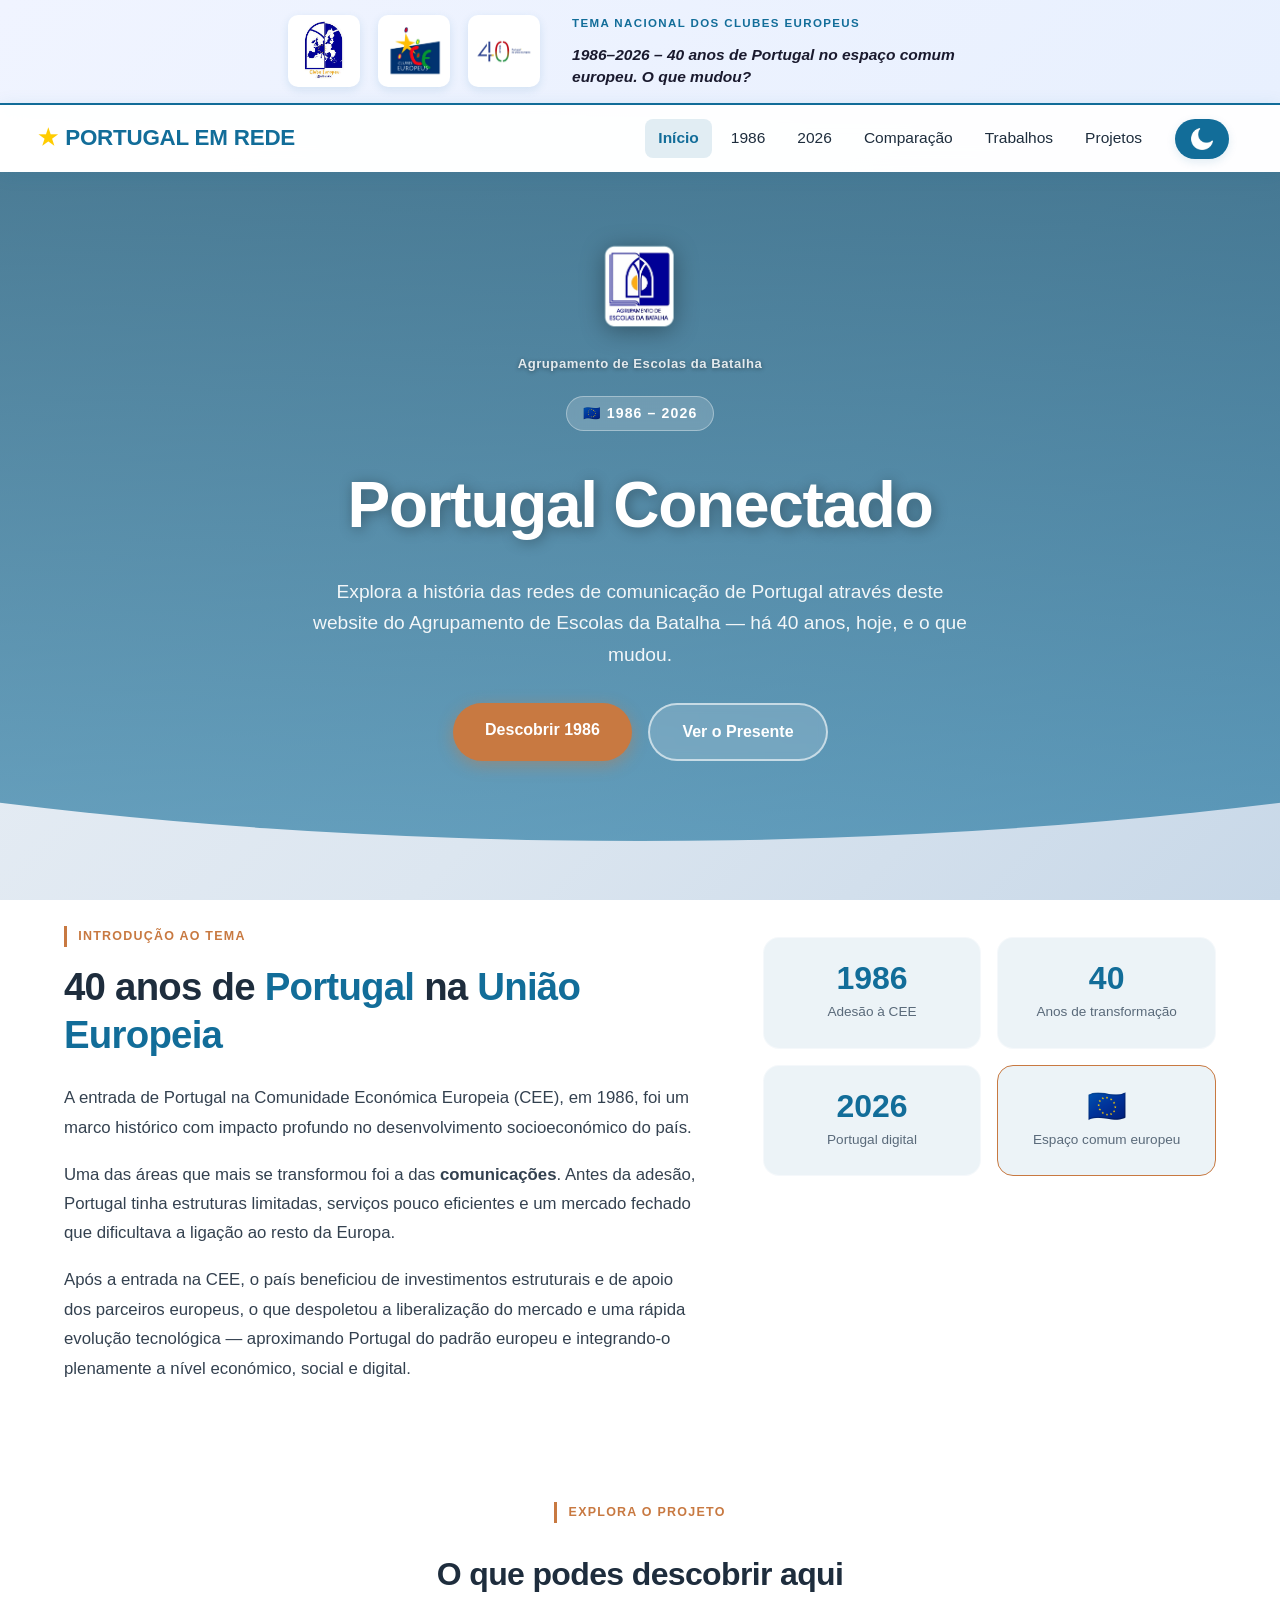
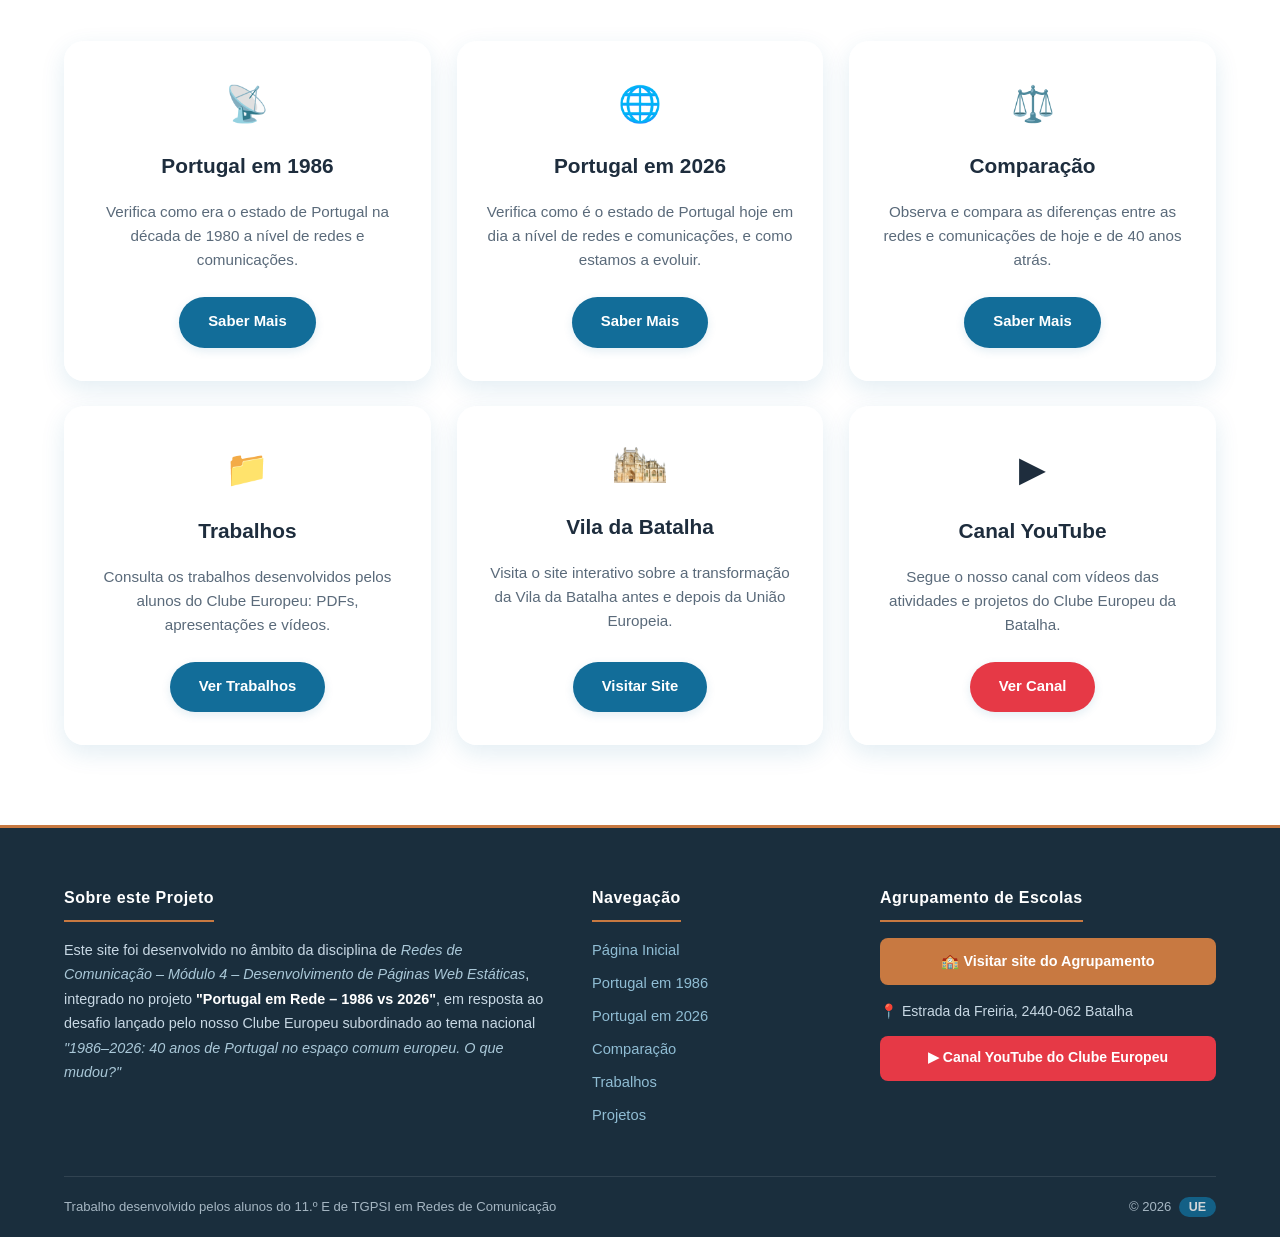
<file: index.html>
<!DOCTYPE html>
<html lang="pt-PT">
<head>
    <meta charset="UTF-8">
    <meta name="viewport" content="width=device-width, initial-scale=1.0">
    <title>Portugal em Rede | Agrupamento de Escolas da Batalha</title>
    <link rel="icon" type="image/x-icon" href="Imagens/most.ico">
    <link rel="stylesheet" href="style.css">
    <style>
        /* ── CLUBE BANNER NO TOPO ── */
        .clube-banner-topo {
            background: linear-gradient(135deg, #f0f4ff 0%, #e8f0fe 100%);
            border-bottom: 2px solid var(--primary-blue, #003399);
            padding: 14px 32px;
            display: flex;
            align-items: center;
            justify-content: center;
            gap: 32px;
            flex-wrap: wrap;
        }

        [data-theme="dark"] .clube-banner-topo {
            background: linear-gradient(135deg, #0d1b3e 0%, #0a1628 100%);
            border-bottom-color: #4a7fd4;
        }

        .clube-banner-topo .clube-logos {
            display: flex;
            align-items: center;
            gap: 18px;
        }

        /* tooltip wrapper */
        .clube-banner-topo .logo-tooltip-wrap {
            position: relative;
            display: inline-flex;
        }

        .clube-banner-topo .logo-tooltip-wrap img {
            width: 72px;
            height: 72px;
            object-fit: contain;
            border-radius: 10px;
            border: 2px solid transparent;
            transition: transform .25s, border-color .25s, box-shadow .25s;
            cursor: pointer;
            background: #fff;
            padding: 4px;
        }

        .clube-banner-topo .logo-tooltip-wrap:hover img {
            transform: translateY(-4px) scale(1.07);
            border-color: var(--primary-blue, #003399);
            box-shadow: 0 8px 20px rgba(0,51,153,.18);
        }

        /* tooltip global via JS – ver script no fim */
        #global-tooltip {
            position: fixed;
            z-index: 9999;
            background: #1a2a5e;
            color: #fff;
            font-size: .78rem;
            font-weight: 500;
            white-space: nowrap;
            padding: 6px 14px;
            border-radius: 6px;
            pointer-events: none;
            box-shadow: 0 4px 16px rgba(0,0,0,.28);
            opacity: 0;
            transition: opacity .18s ease;
        }
        #global-tooltip::before {
            content: '';
            position: absolute;
            bottom: 100%;
            left: 50%;
            transform: translateX(-50%);
            border: 6px solid transparent;
            border-bottom-color: #1a2a5e;
        }
        #global-tooltip.visible { opacity: 1; }

        .clube-banner-topo .clube-texto {
            display: flex;
            flex-direction: column;
            gap: 4px;
        }

        .clube-banner-topo .clube-tema-label {
            font-size: .72rem;
            font-weight: 700;
            letter-spacing: .12em;
            text-transform: uppercase;
            color: var(--primary-blue, #003399);
        }

        [data-theme="dark"] .clube-banner-topo .clube-tema-label {
            color: #7aa8e8;
        }

        .clube-banner-topo .clube-tema {
            font-size: .97rem;
            font-style: italic;
            color: #1a1a2e;
            margin: 0;
            max-width: 420px;
            line-height: 1.45;
        }

        [data-theme="dark"] .clube-banner-topo .clube-tema {
            color: #c8d8f0;
        }

        /* ── HERO COM ESCOLA ── */
        .hero-escola-wrap {
            display: flex;
            flex-direction: column;
            align-items: center;
            gap: 10px;
            margin-bottom: 20px;
        }

        .hero-escola-wrap a img {
            width: 90px;
            height: auto;
            filter: drop-shadow(0 4px 12px rgba(0,0,0,.35));
            transition: transform .25s, filter .25s;
        }

        .hero-escola-wrap a:hover img {
            transform: scale(1.08);
            filter: drop-shadow(0 6px 18px rgba(0,0,0,.5));
        }

        .hero-escola-nome {
            font-size: .82rem;
            font-weight: 600;
            color: rgba(255,255,255,.85);
            letter-spacing: .04em;
            text-align: center;
            text-shadow: 0 1px 4px rgba(0,0,0,.4);
        }

        /* ── CARD VILA DA BATALHA – ícone imagem ── */
        .card-icon-img {
            width: 52px;
            height: 52px;
            object-fit: contain;
            margin-bottom: 4px;
        }

        /* ── esconde o banner antigo (mantido no HTML original para nada quebrar) ── */
        .clube-banner {
            display: none !important;
        }
    </style>
</head>
<body>

<!-- ══════════════════════ TAREFA 1 · BANNER CLUBE EUROPEU NO TOPO ══════════════ -->
<div class="clube-banner-topo">
    <div class="clube-logos">
        <div class="logo-tooltip-wrap" data-tooltip="Logo Clube Europeu – Agrupamento de Escolas da Batalha">
            <img src="Imagens/logo_clube_europeu.jfif" alt="Logo Clube Europeu AEB">
        </div>
        <div class="logo-tooltip-wrap" data-tooltip="Rede Nacional de Clubes Europeus">
            <img src="Imagens/clubes europeus_nacional.png" alt="Rede Nacional de Clubes Europeus">
        </div>
        <div class="logo-tooltip-wrap" data-tooltip="40 anos de Portugal na União Europeia">
            <img src="Imagens/40 anos_portugal.jpg" alt="40 Anos de Portugal na UE">
        </div>
    </div>
    <div class="clube-texto">
        <span class="clube-tema-label">Tema Nacional dos Clubes Europeus</span>
        <p class="clube-tema">1986–2026 – 40 anos de Portugal no espaço comum europeu. O que mudou?</p>
    </div>
</div>

<!-- ═══════════════════════════════════════════════════════════ CABEÇALHO -->
<header>
    <a href="index.html" class="logo">
        <span style="color:var(--eu-yellow);">★</span>
        <span style="color:var(--primary-blue);">PORTUGAL EM REDE</span>
    </a>

    <nav>
        <a href="index.html"       class="buton_header active">Início</a>
        <a href="1986.html"        class="buton_header">1986</a>
        <a href="2026.html"        class="buton_header">2026</a>
        <a href="comparacao.html"  class="buton_header">Comparação</a>
        <a href="trabalhos.html"   class="buton_header">Trabalhos</a>
        <a href="projetos.html"    class="buton_header">Projetos</a>
    </nav>

    <button id="theme-toggle">
        <img id="theme-icon" src="Imagens/iconmoon.png" alt="tema">
    </button>
</header>

<!-- ═══════════════════════════════════════════════════════════ HERO -->
<section class="hero">
    <div class="hero-content">

        <!-- TAREFA 2 · Logo da escola dentro do hero, com link -->
        <div class="hero-escola-wrap">
            <a href="https://agbatalha.pt/portal/" target="_blank" rel="noopener noreferrer" title="Visitar o site do Agrupamento de Escolas da Batalha">
                <img src="Imagens/SimboloAEB.png" alt="Agrupamento de Escolas da Batalha">
            </a>
            <span class="hero-escola-nome">Agrupamento de Escolas da Batalha</span>
        </div>

        <div class="hero-badge">🇪🇺 1986 – 2026</div>
        <h1>Portugal Conectado</h1>
        <p>Explora a história das redes de comunicação de Portugal através deste website do Agrupamento de Escolas da Batalha — há 40 anos, hoje, e o que mudou.</p>
        <div class="hero-btns">
            <a href="1986.html" class="hero-btn hero-btn-primary">Descobrir 1986</a>
            <a href="2026.html" class="hero-btn hero-btn-outline">Ver o Presente</a>
        </div>
    </div>
</section>

<!-- Banner original mantido mas oculto via CSS para não perder referências -->
<section class="clube-banner" aria-hidden="true">
    <div class="clube-logos">
        <img src="Imagens/logo_clube_europeu.jfif"     alt="">
        <img src="Imagens/clubes europeus_nacional.png" alt="">
        <img src="Imagens/40 anos_portugal.jpg"         alt="">
    </div>
    <div class="clube-texto">
        <span class="clube-tema-label">Tema Nacional dos Clubes Europeus</span>
        <p class="clube-tema">1986–2026 – 40 anos de Portugal no espaço comum europeu. O que mudou?</p>
    </div>
</section>

<!-- ══════════════════════════════════════════════════════ INTRODUÇÃO -->
<section class="intro-section">
    <div class="intro-inner">
        <div class="intro-text-col">
            <span class="section-label">Introdução ao Tema</span>
            <h2>40 anos de <em>Portugal</em> na <em>União Europeia</em></h2>
            <p>A entrada de Portugal na Comunidade Económica Europeia (CEE), em 1986, foi um marco histórico com impacto profundo no desenvolvimento socioeconómico do país.</p>
            <p>Uma das áreas que mais se transformou foi a das <strong>comunicações</strong>. Antes da adesão, Portugal tinha estruturas limitadas, serviços pouco eficientes e um mercado fechado que dificultava a ligação ao resto da Europa.</p>
            <p>Após a entrada na CEE, o país beneficiou de investimentos estruturais e de apoio dos parceiros europeus, o que despoletou a liberalização do mercado e uma rápida evolução tecnológica — aproximando Portugal do padrão europeu e integrando-o plenamente a nível económico, social e digital.</p>
        </div>
        <div class="intro-stats-col">
            <div class="stat-card">
                <div class="stat-num">1986</div>
                <div class="stat-label">Adesão à CEE</div>
            </div>
            <div class="stat-card">
                <div class="stat-num">40</div>
                <div class="stat-label">Anos de transformação</div>
            </div>
            <div class="stat-card">
                <div class="stat-num">2026</div>
                <div class="stat-label">Portugal digital</div>
            </div>
            <div class="stat-card highlight-stat">
                <div class="stat-num">🇪🇺</div>
                <div class="stat-label">Espaço comum europeu</div>
            </div>
        </div>
    </div>
</section>

<!-- ══════════════════════════════════════════════════════════ CARDS -->
<section class="cards-section">
    <div class="cards-header">
        <span class="section-label">Explora o Projeto</span>
        <h2>O que podes descobrir aqui</h2>
    </div>
    <div class="container">
        <div class="card">
            <div class="card-icon">📡</div>
            <h3 class="nomes">Portugal em <strong>1986</strong></h3>
            <p>Verifica como era o estado de Portugal na década de 1980 a nível de redes e comunicações.</p>
            <a href="1986.html" class="btn">Saber Mais</a>
        </div>

        <div class="card">
            <div class="card-icon">🌐</div>
            <h3 class="nomes">Portugal em <strong>2026</strong></h3>
            <p>Verifica como é o estado de Portugal hoje em dia a nível de redes e comunicações, e como estamos a evoluir.</p>
            <a href="2026.html" class="btn">Saber Mais</a>
        </div>

        <div class="card">
            <div class="card-icon">⚖️</div>
            <h3 class="nomes">Comparação</h3>
            <p>Observa e compara as diferenças entre as redes e comunicações de hoje e de 40 anos atrás.</p>
            <a href="comparacao.html" class="btn">Saber Mais</a>
        </div>

        <div class="card">
            <div class="card-icon">📁</div>
            <h3 class="nomes">Trabalhos</h3>
            <p>Consulta os trabalhos desenvolvidos pelos alunos do Clube Europeu: PDFs, apresentações e vídeos.</p>
            <a href="trabalhos.html" class="btn">Ver Trabalhos</a>
        </div>

        <!-- TAREFA 3 · Ícone most.ico no card Vila da Batalha -->
        <div class="card">
            <div class="card-icon" style="font-size:0; line-height:0;">
                <img src="Imagens/most.ico" alt="Ícone Vila da Batalha" class="card-icon-img">
            </div>
            <h3 class="nomes">Vila da Batalha</h3>
            <p>Visita o site interativo sobre a transformação da Vila da Batalha antes e depois da União Europeia.</p>
            <a href="site-batalha/index.html" target="_blank" class="btn">Visitar Site</a>
        </div>

        <div class="card card-youtube">
            <div class="card-icon">▶</div>
            <h3 class="nomes">Canal YouTube</h3>
            <p>Segue o nosso canal com vídeos das atividades e projetos do Clube Europeu da Batalha.</p>
            <a href="https://youtube.com/@clubeeuropeuaebatalha?si=-59rmMdxGHo98Psa" target="_blank" rel="noopener noreferrer" class="btn btn-red">Ver Canal</a>
        </div>
    </div>
</section>

<!-- ════════════════════════════════════════ RODAPÉ -->
<footer class="footer-novo">
    <div class="footer-grid">

        <div class="footer-col">
            <h4>Sobre este Projeto</h4>
            <p>Este site foi desenvolvido no âmbito da disciplina de <em>Redes de Comunicação – Módulo 4 – Desenvolvimento de Páginas Web Estáticas</em>, integrado no projeto <strong>"Portugal em Rede – 1986 vs 2026"</strong>, em resposta ao desafio lançado pelo nosso Clube Europeu subordinado ao tema nacional <em>"1986–2026: 40 anos de Portugal no espaço comum europeu. O que mudou?"</em></p>
        </div>

        <div class="footer-col">
            <h4>Navegação</h4>
            <ul class="footer-links">
                <li><a href="index.html">Página Inicial</a></li>
                <li><a href="1986.html">Portugal em 1986</a></li>
                <li><a href="2026.html">Portugal em 2026</a></li>
                <li><a href="comparacao.html">Comparação</a></li>
                <li><a href="trabalhos.html">Trabalhos</a></li>
                <li><a href="projetos.html">Projetos</a></li>
            </ul>
        </div>

        <div class="footer-col">
            <h4>Agrupamento de Escolas</h4>
            <a href="https://agbatalha.pt/portal/" target="_blank" rel="noopener noreferrer" class="footer-btn-agrupamento">
                🏫 Visitar site do Agrupamento
            </a>
            <div class="footer-morada">
                <span>📍 Estrada da Freiria, 2440-062 Batalha</span>
            </div>
            <a href="https://youtube.com/@clubeeuropeuaebatalha?si=-59rmMdxGHo98Psa" target="_blank" rel="noopener noreferrer" class="footer-btn-youtube">
                ▶ Canal YouTube do Clube Europeu
            </a>
        </div>

    </div>

    <div class="footer-bottom">
        <span>Trabalho desenvolvido pelos alunos do 11.º E de TGPSI em Redes de Comunicação</span>
        <span>© 2026 &nbsp;<span class="footer-eu-badge">UE</span></span>
    </div>
</footer>

<!-- tooltip global: nunca cortado pela barra do browser -->
<div id="global-tooltip"></div>

<script>
// ── Tooltip global posicionado com position:fixed ──────────────────────
(function () {
    const tip = document.getElementById('global-tooltip');
    let hideTimer;

    document.querySelectorAll('[data-tooltip]').forEach(el => {
        el.addEventListener('mouseenter', () => {
            clearTimeout(hideTimer);
            tip.textContent = el.dataset.tooltip;

            const rect = el.getBoundingClientRect();
            tip.style.left      = (rect.left + rect.width / 2) + 'px';
            tip.style.top       = (rect.bottom + 10) + 'px';
            tip.style.transform = 'translateX(-50%)';
            tip.classList.add('visible');
        });

        el.addEventListener('mouseleave', () => {
            hideTimer = setTimeout(() => tip.classList.remove('visible'), 120);
        });
    });
})();

// ── Theme toggle ───────────────────────────────────────────────────────
const btn  = document.getElementById('theme-toggle');
const icon = document.getElementById('theme-icon');
const html = document.documentElement;

if (localStorage.getItem('theme') === 'dark') {
    html.setAttribute('data-theme', 'dark');
    icon.src = "Imagens/iconsun.png";
}
btn.addEventListener('click', () => {
    const dark = html.getAttribute('data-theme') === 'dark';
    if (dark) {
        html.removeAttribute('data-theme');
        icon.src = "Imagens/iconmoon.png";
        localStorage.setItem('theme', 'light');
    } else {
        html.setAttribute('data-theme', 'dark');
        icon.src = "Imagens/iconsun.png";
        localStorage.setItem('theme', 'dark');
    }
});
</script>
</body>
</html>
</file>
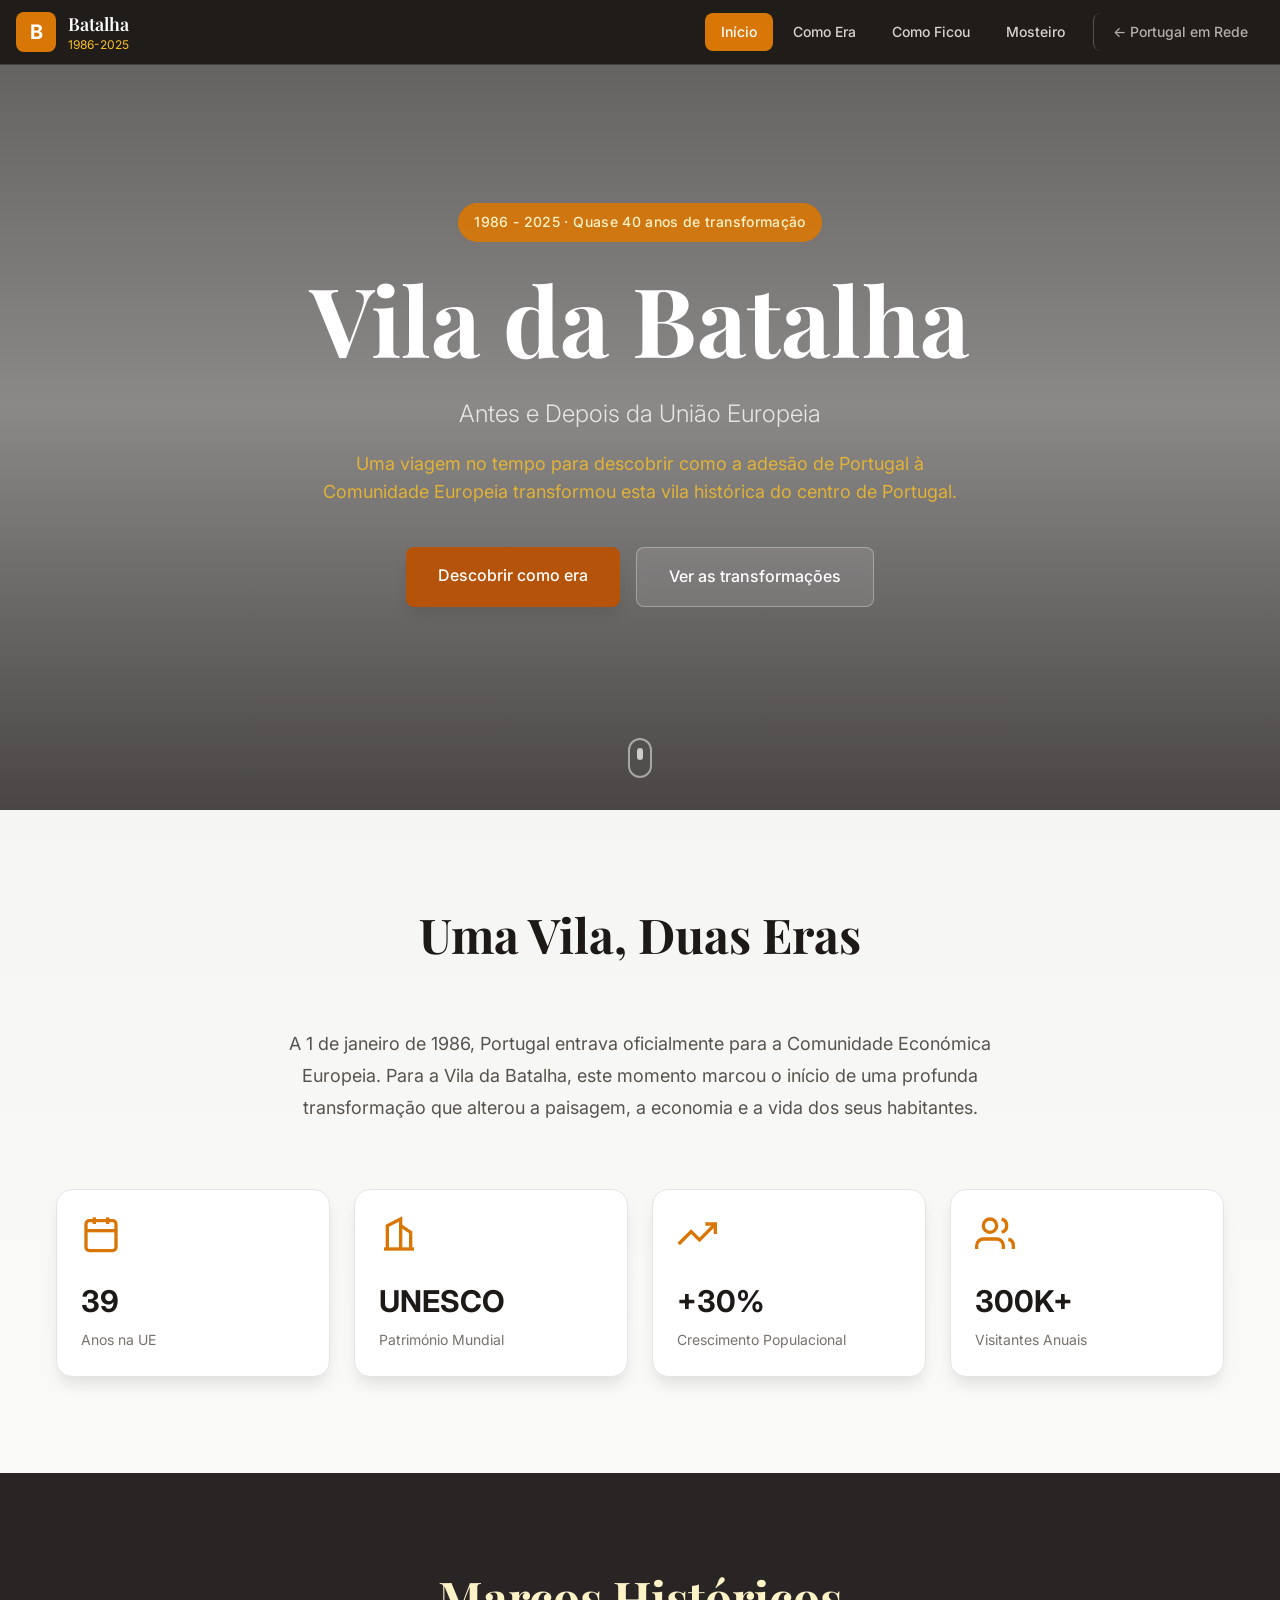
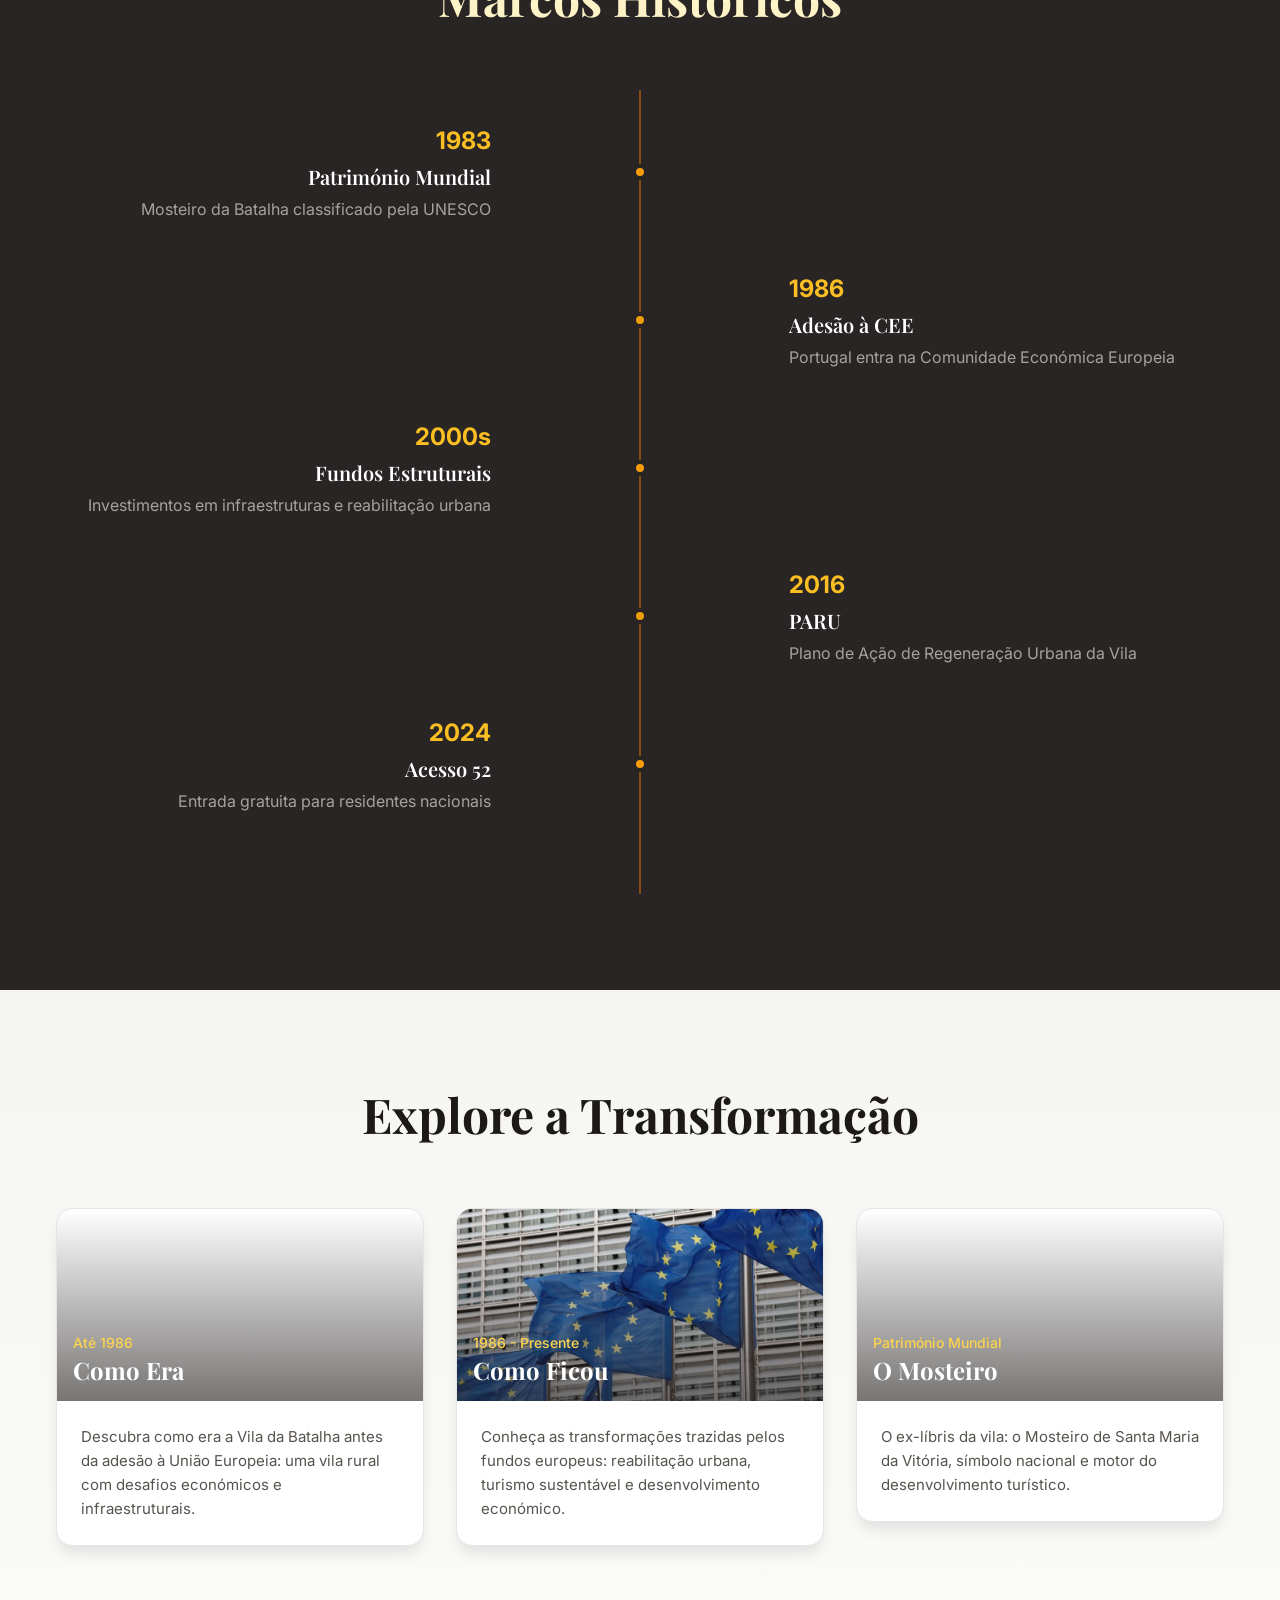
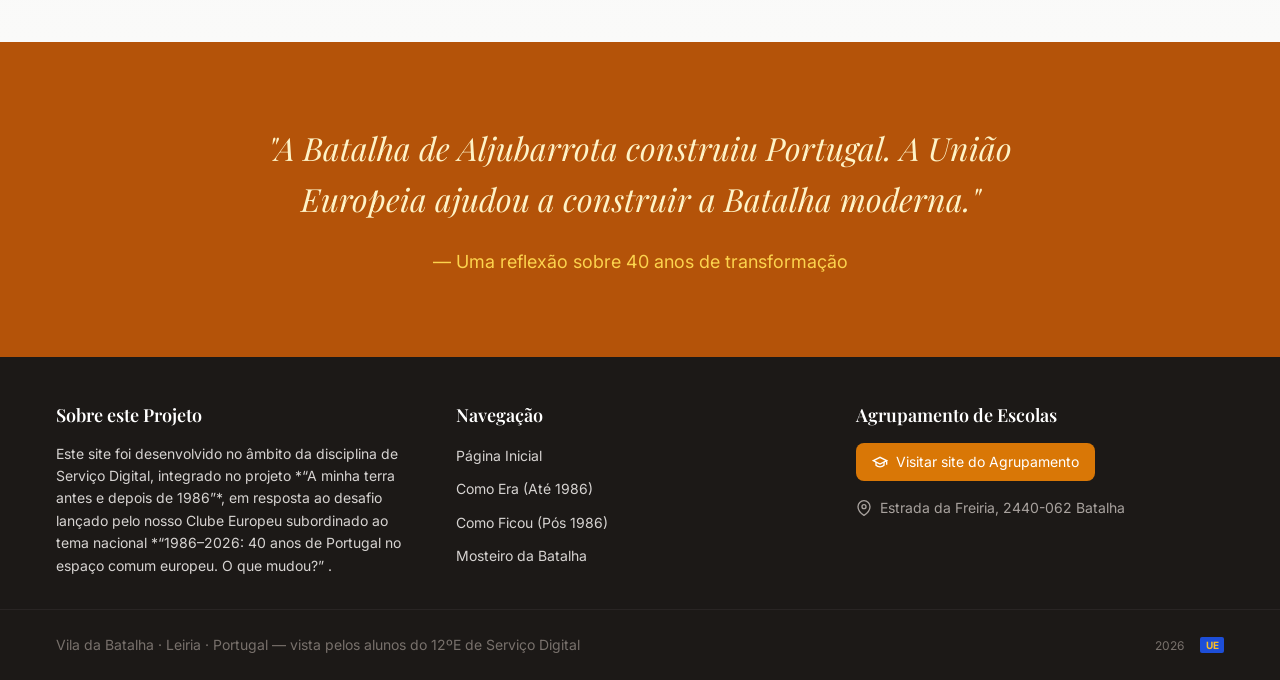
<file: site-batalha/index.html>
<!DOCTYPE html>
<html lang="pt">
<head>
    <meta charset="UTF-8">
    <meta name="viewport" content="width=device-width, initial-scale=1.0">
    <title>Vila da Batalha - Antes e Depois da União Europeia</title>
    <link rel="icon" type="image/svg+xml" href="favicon.svg">
    <link rel="stylesheet" href="css/style.css">
    <link href="https://fonts.googleapis.com/css2?family=Playfair+Display:wght@400;500;600;700&family=Inter:wght@300;400;500;600&display=swap" rel="stylesheet">
</head>
<body>
    <header class="header">
        <div class="header-container">
            <a href="index.html" class="logo">
                <div class="logo-icon">B</div>
                <div class="logo-text">
                    <span class="logo-title">Batalha</span>
                    <span class="logo-subtitle">1986-2025</span>
                </div>
            </a>
            <nav class="nav-desktop">
                <a href="index.html" class="nav-link active">Início</a>
                <a href="antes.html" class="nav-link">Como Era</a>
                <a href="depois.html" class="nav-link">Como Ficou</a>
                <a href="mosteiro.html" class="nav-link">Mosteiro</a>
                <a href="../index.html" class="nav-link" style="border-left:1px solid rgba(255,255,255,0.3); padding-left:1.2rem; margin-left:0.5rem; opacity:0.8;">← Portugal em Rede</a>
            </nav>
            <button class="menu-toggle" onclick="toggleMenu()">
                <span class="hamburger"></span>
            </button>
        </div>
        <nav class="nav-mobile" id="navMobile">
            <a href="index.html" class="nav-mobile-link active">Início</a>
            <a href="antes.html" class="nav-mobile-link">Como Era</a>
            <a href="depois.html" class="nav-mobile-link">Como Ficou</a>
            <a href="mosteiro.html" class="nav-mobile-link">Mosteiro</a>
            <a href="../index.html" class="nav-mobile-link" style="opacity:0.75; border-top:1px solid rgba(255,255,255,0.15); margin-top:0.5rem; padding-top:0.8rem;">← Voltar ao Portugal em Rede</a>
        </nav>
    </header>

    <section class="hero">
        <div class="hero-bg" style="background-image: url('https://images.pexels.com/photos/24778044/pexels-photo-24778044.jpeg?auto=compress&cs=tinysrgb&w=1920');"></div>
        <div class="hero-overlay"></div>
        <div class="hero-content">
            <span class="hero-badge">1986 - 2025 · Quase 40 anos de transformação</span>
            <h1 class="hero-title">Vila da Batalha</h1>
            <p class="hero-subtitle">Antes e Depois da União Europeia</p>
            <p class="hero-description">Uma viagem no tempo para descobrir como a adesão de Portugal à Comunidade Europeia transformou esta vila histórica do centro de Portugal.</p>
            <div class="hero-buttons">
                <a href="antes.html" class="btn btn-primary">Descobrir como era</a>
                <a href="depois.html" class="btn btn-secondary">Ver as transformações</a>
            </div>
        </div>
        <div class="scroll-indicator">
            <div class="scroll-mouse"><div class="scroll-wheel"></div></div>
        </div>
    </section>

    <section class="section section-light">
        <div class="container">
            <div class="text-center mb-16">
                <h2 class="section-title">Uma Vila, Duas Eras</h2>
                <p class="section-text">A 1 de janeiro de 1986, Portugal entrava oficialmente para a Comunidade Económica Europeia. Para a Vila da Batalha, este momento marcou o início de uma profunda transformação que alterou a paisagem, a economia e a vida dos seus habitantes.</p>
            </div>
            <div class="stats-grid">
                <div class="stat-card">
                    <svg class="stat-icon" viewBox="0 0 24 24" fill="none" stroke="currentColor" stroke-width="2"><rect x="3" y="4" width="18" height="18" rx="2" ry="2"></rect><line x1="16" y1="2" x2="16" y2="6"></line><line x1="8" y1="2" x2="8" y2="6"></line><line x1="3" y1="10" x2="21" y2="10"></line></svg>
                    <p class="stat-value">39</p><p class="stat-label">Anos na UE</p>
                </div>
                <div class="stat-card">
                    <svg class="stat-icon" viewBox="0 0 24 24" fill="none" stroke="currentColor" stroke-width="2"><path d="M3 21h18"></path><path d="M5 21V7l8-4v18"></path><path d="M19 21V11l-6-4"></path></svg>
                    <p class="stat-value">UNESCO</p><p class="stat-label">Património Mundial</p>
                </div>
                <div class="stat-card">
                    <svg class="stat-icon" viewBox="0 0 24 24" fill="none" stroke="currentColor" stroke-width="2"><polyline points="23 6 13.5 15.5 8.5 10.5 1 18"></polyline><polyline points="17 6 23 6 23 12"></polyline></svg>
                    <p class="stat-value">+30%</p><p class="stat-label">Crescimento Populacional</p>
                </div>
                <div class="stat-card">
                    <svg class="stat-icon" viewBox="0 0 24 24" fill="none" stroke="currentColor" stroke-width="2"><path d="M17 21v-2a4 4 0 0 0-4-4H5a4 4 0 0 0-4 4v2"></path><circle cx="9" cy="7" r="4"></circle><path d="M23 21v-2a4 4 0 0 0-3-3.87"></path><path d="M16 3.13a4 4 0 0 1 0 7.75"></path></svg>
                    <p class="stat-value">300K+</p><p class="stat-label">Visitantes Anuais</p>
                </div>
            </div>
        </div>
    </section>

    <section class="section section-dark">
        <div class="container">
            <h2 class="section-title section-title-light">Marcos Históricos</h2>
            <div class="timeline">
                <div class="timeline-line"></div>
                <div class="timeline-item timeline-item-left">
                    <div class="timeline-content"><span class="timeline-year">1983</span><h3 class="timeline-title">Património Mundial</h3><p class="timeline-desc">Mosteiro da Batalha classificado pela UNESCO</p></div>
                    <div class="timeline-dot"></div>
                </div>
                <div class="timeline-item timeline-item-right">
                    <div class="timeline-dot"></div>
                    <div class="timeline-content"><span class="timeline-year">1986</span><h3 class="timeline-title">Adesão à CEE</h3><p class="timeline-desc">Portugal entra na Comunidade Económica Europeia</p></div>
                </div>
                <div class="timeline-item timeline-item-left">
                    <div class="timeline-content"><span class="timeline-year">2000s</span><h3 class="timeline-title">Fundos Estruturais</h3><p class="timeline-desc">Investimentos em infraestruturas e reabilitação urbana</p></div>
                    <div class="timeline-dot"></div>
                </div>
                <div class="timeline-item timeline-item-right">
                    <div class="timeline-dot"></div>
                    <div class="timeline-content"><span class="timeline-year">2016</span><h3 class="timeline-title">PARU</h3><p class="timeline-desc">Plano de Ação de Regeneração Urbana da Vila</p></div>
                </div>
                <div class="timeline-item timeline-item-left">
                    <div class="timeline-content"><span class="timeline-year">2024</span><h3 class="timeline-title">Acesso 52</h3><p class="timeline-desc">Entrada gratuita para residentes nacionais</p></div>
                    <div class="timeline-dot"></div>
                </div>
            </div>
        </div>
    </section>

    <section class="section section-light">
        <div class="container">
            <h2 class="section-title">Explore a Transformação</h2>
            <div class="cards-grid">
                <a href="antes.html" class="card-link">
                    <div class="card">
                        <div class="card-image" style="background-image: url('https://images.pexels.com/photos/34477199/pexels-photo-34477199.jpeg');">
                            <div class="card-image-overlay"></div>
                            <div class="card-image-text"><span class="card-image-label">Até 1986</span><h3 class="card-image-title">Como Era</h3></div>
                        </div>
                        <div class="card-body"><p class="card-text">Descubra como era a Vila da Batalha antes da adesão à União Europeia: uma vila rural com desafios económicos e infraestruturais.</p></div>
                    </div>
                </a>
                <a href="depois.html" class="card-link">
                    <div class="card">
                        <div class="card-image" style="background-image: url('images/uniao.jpg');">
                            <div class="card-image-overlay"></div>
                            <div class="card-image-text"><span class="card-image-label">1986 - Presente</span><h3 class="card-image-title">Como Ficou</h3></div>
                        </div>
                        <div class="card-body"><p class="card-text">Conheça as transformações trazidas pelos fundos europeus: reabilitação urbana, turismo sustentável e desenvolvimento económico.</p></div>
                    </div>
                </a>
                <a href="mosteiro.html" class="card-link">
                    <div class="card">
                        <div class="card-image" style="background-image: url('https://images.pexels.com/photos/24778044/pexels-photo-24778044.jpeg?auto=compress&cs=tinysrgb&w=800');">
                            <div class="card-image-overlay"></div>
                            <div class="card-image-text"><span class="card-image-label">Património Mundial</span><h3 class="card-image-title">O Mosteiro</h3></div>
                        </div>
                        <div class="card-body"><p class="card-text">O ex-líbris da vila: o Mosteiro de Santa Maria da Vitória, símbolo nacional e motor do desenvolvimento turístico.</p></div>
                    </div>
                </a>
            </div>
        </div>
    </section>

    <section class="quote-section">
        <div class="container">
            <blockquote class="quote">"A Batalha de Aljubarrota construiu Portugal. A União Europeia ajudou a construir a Batalha moderna."</blockquote>
            <p class="quote-author">— Uma reflexão sobre 40 anos de transformação</p>
        </div>
    </section>

    <footer class="footer">
        <div class="container">
            <div class="footer-grid">
                <div class="footer-col">
                    <h3 class="footer-title">Sobre este Projeto</h3>
                    <p class="footer-text">Este site foi desenvolvido no âmbito da disciplina de Serviço Digital, integrado no projeto *“A minha terra antes e depois de 1986”*, em resposta ao desafio lançado pelo nosso Clube Europeu subordinado ao tema nacional *“1986–2026: 40 anos de Portugal no espaço comum europeu. O que mudou?”
 .</p>
                </div>
                <div class="footer-col">
                    <h3 class="footer-title">Navegação</h3>
                    <ul class="footer-nav">
                        <li><a href="index.html">Página Inicial</a></li>
                        <li><a href="antes.html">Como Era (Até 1986)</a></li>
                        <li><a href="depois.html">Como Ficou (Pós 1986)</a></li>
                        <li><a href="mosteiro.html">Mosteiro da Batalha</a></li>
                    </ul>
                </div>
                <div class="footer-col">
                    <h3 class="footer-title">Agrupamento de Escolas</h3>
                    <a href="https://agbatalha.pt/portal/" target="_blank" rel="noopener noreferrer" class="footer-btn">
                        <svg class="footer-btn-icon" viewBox="0 0 24 24" fill="none" stroke="currentColor" stroke-width="2"><path d="M22 10v6M2 10l10-5 10 5-10 5z"></path><path d="M6 12v5c3 3 9 3 12 0v-5"></path></svg>
                        Visitar site do Agrupamento
                    </a>
                    <p class="footer-address">
                        <svg class="footer-address-icon" viewBox="0 0 24 24" fill="none" stroke="currentColor" stroke-width="2"><path d="M21 10c0 7-9 13-9 13s-9-6-9-13a9 9 0 0 1 18 0z"></path><circle cx="12" cy="10" r="3"></circle></svg>
                        Estrada da Freiria, 2440-062 Batalha
                    </p>
                </div>
            </div>
        </div>
        <div class="footer-bottom">
            <div class="container">
                <p class="footer-credits">Vila da Batalha · Leiria · Portugal — vista pelos alunos do 12ºE de Serviço Digital</p>
                <div class="footer-year"><span>2026</span><span class="eu-badge">UE</span></div>
            </div>
        </div>
    </footer>
    <script src="js/main.js"></script>
</body>
</html>
</file>
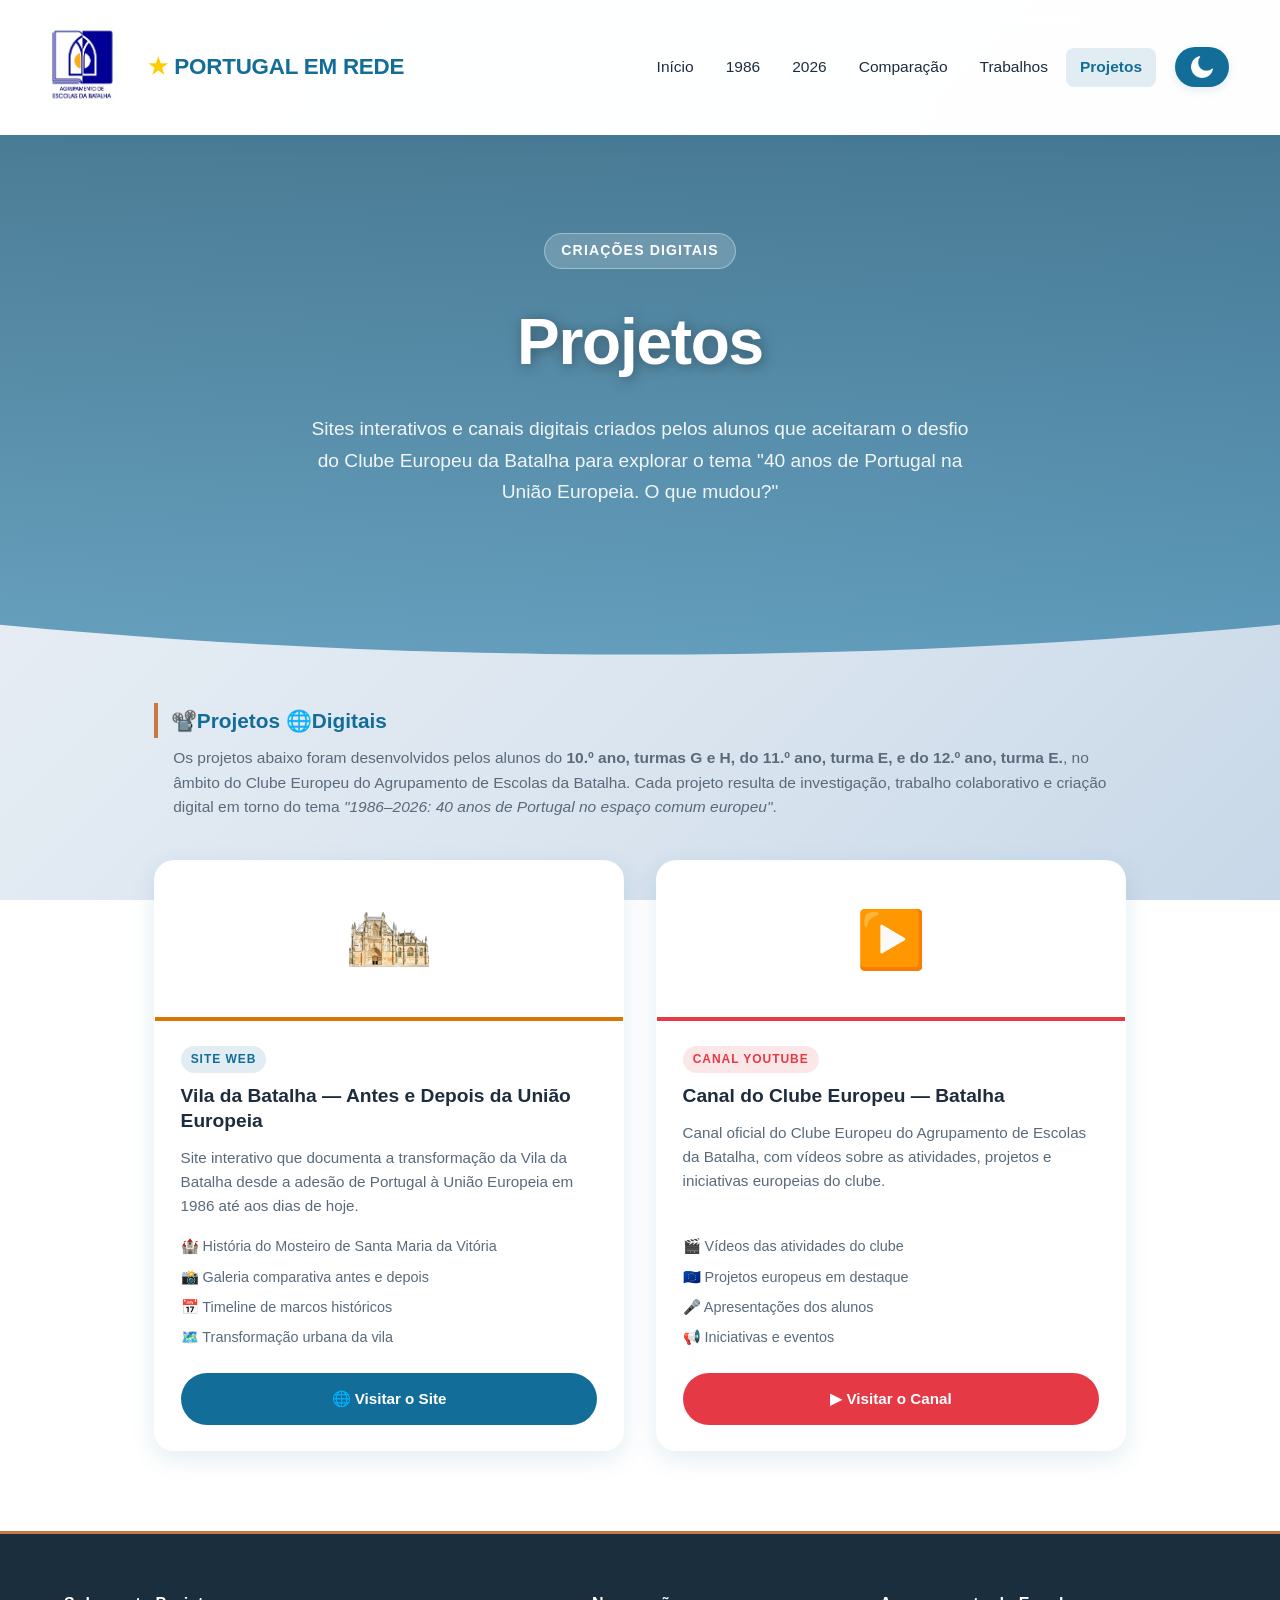
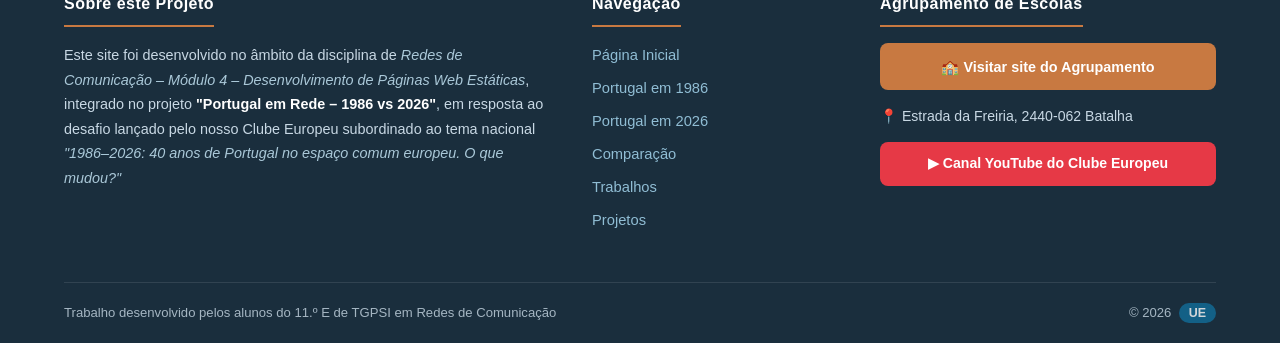
<file: projetos.html>
<!DOCTYPE html>
<html lang="pt-PT">
<head>
    <meta charset="UTF-8">
    <meta name="viewport" content="width=device-width, initial-scale=1.0">
    <title>Projetos | Portugal em Rede</title>
    <link rel="icon" type="image/x-icon" href="Imagens/most.ico">
    <link rel="stylesheet" href="style.css">
    <style>
        .projetos-grid {
            max-width: 1100px;
            margin: 2.5rem auto 5rem;
            padding: 0 5%;
            display: grid;
            grid-template-columns: repeat(auto-fit, minmax(320px, 1fr));
            gap: 2rem;
        }
        .projeto-card {
            background: var(--card-bg);
            backdrop-filter: blur(15px);
            border-radius: 20px;
            overflow: hidden;
            border: 1px solid var(--glass-border);
            box-shadow: 0 8px 24px var(--shadow);
            transition: all 0.35s ease;
            display: flex;
            flex-direction: column;
        }
        .projeto-card:hover {
            transform: translateY(-10px);
            box-shadow: 0 18px 44px var(--shadow-md);
            border-bottom: 4px solid var(--accent);
        }
        .projeto-thumb-placeholder {
            width: 100%;
            height: 160px;
            display: flex;
            align-items: center;
            justify-content: center;
            font-size: 3.5rem;
        }
        .projeto-thumb-batalha  { background: #ffffff; border-bottom: 4px solid #d97706; }
        .projeto-thumb-youtube  { background: #ffffff; border-bottom: 4px solid #e63946; }
        .projeto-body {
            padding: 1.6rem;
            display: flex;
            flex-direction: column;
            flex: 1;
            gap: 0.7rem;
        }
        .projeto-tag {
            font-size: 0.75rem;
            font-weight: 700;
            text-transform: uppercase;
            letter-spacing: 0.08em;
            padding: 3px 10px;
            border-radius: 20px;
            width: fit-content;
        }
        .tag-site    { background: rgba(18,109,153,0.12); color: var(--primary-blue); }
        .tag-youtube { background: rgba(230,57,70,0.12);  color: #e63946; }
        .projeto-titulo {
            font-size: 1.2rem;
            font-weight: 700;
            color: var(--text-color);
            line-height: 1.3;
        }
        .projeto-desc {
            font-size: 0.95rem;
            color: var(--text-muted);
            line-height: 1.6;
            flex: 1;
        }
        .projeto-features {
            list-style: none;
            padding: 0;
            margin: 0.3rem 0;
            display: flex;
            flex-direction: column;
            gap: 0.35rem;
        }
        .projeto-features li {
            font-size: 0.9rem;
            color: var(--text-muted);
        }
        .projeto-btn {
            display: inline-flex;
            align-items: center;
            justify-content: center;
            gap: 8px;
            margin-top: 0.5rem;
            padding: 0.8rem 1.6rem;
            border-radius: 50px;
            text-decoration: none;
            font-weight: 700;
            font-size: 0.95rem;
            transition: all 0.3s;
        }
        .btn-site    { background-color: var(--primary-blue); color: white; }
        .btn-site:hover    { background-color: var(--accent); transform: scale(1.04); }
        .btn-youtube { background-color: #e63946; color: white; }
        .btn-youtube:hover { background-color: #c1121f; transform: scale(1.04); }

        .secao-bloco {
            max-width: 1100px;
            margin: 3rem auto 0.8rem;
            padding: 0 5%;
        }
        .secao-bloco-titulo {
            font-size: 1.3rem;
            font-weight: 700;
            color: var(--primary-blue);
            border-left: 4px solid var(--accent);
            padding-left: 0.8rem;
            margin-bottom: 0.5rem;
        }
        .secao-bloco-desc {
            font-size: 0.97rem;
            color: var(--text-muted);
            line-height: 1.6;
            padding-left: 1.2rem;
        }
    </style>
</head>
<body>

<!-- CABEÇALHO -->
<header>
    <a href="https://agbatalha.pt/portal/" target="_blank" rel="noopener noreferrer">
        <img src="Imagens/SimboloAEB.png" alt="Agrupamento de Escolas da Batalha" style="width:90px;height:auto;">
    </a>
    <a href="index.html" class="logo">
        <span style="color:var(--eu-yellow);">★</span>
        <span style="color:var(--primary-blue);">PORTUGAL EM REDE</span>
    </a>
    <nav>
        <a href="index.html"      class="buton_header">Início</a>
        <a href="1986.html"       class="buton_header">1986</a>
        <a href="2026.html"       class="buton_header">2026</a>
        <a href="comparacao.html" class="buton_header">Comparação</a>
        <a href="trabalhos.html"  class="buton_header">Trabalhos</a>
        <a href="projetos.html"   class="buton_header active">Projetos</a>
    </nav>
    <button id="theme-toggle">
        <img id="theme-icon" src="Imagens/iconmoon.png" alt="tema">
    </button>
</header>

<!-- HERO -->
<section class="hero">
    <div class="hero-content">
        <div class="hero-badge">Criações Digitais</div>
        <h1>Projetos</h1>
        <p>Sites interativos e canais digitais criados pelos alunos que aceitaram o desfio do Clube Europeu da Batalha para explorar o tema "40 anos de Portugal na União Europeia. O que mudou?"</p>
    </div>
</section>

<!-- SECÇÃO -->
<div class="secao-bloco">
    <div class="secao-bloco-titulo">📽️Projetos 🌐Digitais</div>
    <p class="secao-bloco-desc">
        Os projetos abaixo foram desenvolvidos pelos alunos do <strong>10.º ano, turmas G e H, do 11.º ano, turma E, e do 12.º ano, turma E.</strong>, no âmbito do Clube Europeu do Agrupamento de Escolas da Batalha. Cada projeto resulta de investigação, trabalho colaborativo e criação digital em torno do tema <em>"1986–2026: 40 anos de Portugal no espaço comum europeu"</em>.
    </p>
</div>

<div class="projetos-grid">

    <div class="projeto-card">
        <div class="projeto-thumb-placeholder projeto-thumb-batalha">
            <img src="Imagens/most.ico" alt="Ícone Vila da Batalha" style="width:80px;height:80px;object-fit:contain;">
        </div>
        <div class="projeto-body">
            <span class="projeto-tag tag-site">Site Web</span>
            <div class="projeto-titulo">Vila da Batalha — Antes e Depois da União Europeia</div>
            <div class="projeto-desc">Site interativo que documenta a transformação da Vila da Batalha desde a adesão de Portugal à União Europeia em 1986 até aos dias de hoje.</div>
            <ul class="projeto-features">
                <li>🏰 História do Mosteiro de Santa Maria da Vitória</li>
                <li>📸 Galeria comparativa antes e depois</li>
                <li>📅 Timeline de marcos históricos</li>
                <li>🗺️ Transformação urbana da vila</li>
            </ul>
            <a href="site-batalha/index.html" class="projeto-btn btn-site" target="_blank">🌐 Visitar o Site</a>
        </div>
    </div>

    <div class="projeto-card">
        <div class="projeto-thumb-placeholder projeto-thumb-youtube">▶️</div>
        <div class="projeto-body">
            <span class="projeto-tag tag-youtube">Canal YouTube</span>
            <div class="projeto-titulo">Canal do Clube Europeu — Batalha</div>
            <div class="projeto-desc">Canal oficial do Clube Europeu do Agrupamento de Escolas da Batalha, com vídeos sobre as atividades, projetos e iniciativas europeias do clube.</div>
            <ul class="projeto-features">
                <li>🎬 Vídeos das atividades do clube</li>
                <li>🇪🇺 Projetos europeus em destaque</li>
                <li>🎤 Apresentações dos alunos</li>
                <li>📢 Iniciativas e eventos</li>
            </ul>
            <a href="https://youtube.com/@clubeeuropeuaebatalha?si=-59rmMdxGHo98Psa" class="projeto-btn btn-youtube" target="_blank" rel="noopener noreferrer">▶ Visitar o Canal</a>
        </div>
    </div>

</div>

<!-- RODAPÉ -->
<footer class="footer-novo">
    <div class="footer-grid">
        <div class="footer-col">
            <h4>Sobre este Projeto</h4>
            <p>Este site foi desenvolvido no âmbito da disciplina de <em>Redes de Comunicação – Módulo 4 – Desenvolvimento de Páginas Web Estáticas</em>, integrado no projeto <strong>"Portugal em Rede – 1986 vs 2026"</strong>, em resposta ao desafio lançado pelo nosso Clube Europeu subordinado ao tema nacional <em>"1986–2026: 40 anos de Portugal no espaço comum europeu. O que mudou?"</em></p>
        </div>
        <div class="footer-col">
            <h4>Navegação</h4>
            <ul class="footer-links">
                <li><a href="index.html">Página Inicial</a></li>
                <li><a href="1986.html">Portugal em 1986</a></li>
                <li><a href="2026.html">Portugal em 2026</a></li>
                <li><a href="comparacao.html">Comparação</a></li>
                <li><a href="trabalhos.html">Trabalhos</a></li>
                <li><a href="projetos.html">Projetos</a></li>
            </ul>
        </div>
        <div class="footer-col">
            <h4>Agrupamento de Escolas</h4>
            <a href="https://agbatalha.pt/portal/" target="_blank" rel="noopener noreferrer" class="footer-btn-agrupamento">🏫 Visitar site do Agrupamento</a>
            <div class="footer-morada"><span>📍 Estrada da Freiria, 2440-062 Batalha</span></div>
            <a href="https://youtube.com/@clubeeuropeuaebatalha?si=-59rmMdxGHo98Psa" target="_blank" rel="noopener noreferrer" class="footer-btn-youtube">▶ Canal YouTube do Clube Europeu</a>
        </div>
    </div>
    <div class="footer-bottom">
        <span>Trabalho desenvolvido pelos alunos do 11.º E de TGPSI em Redes de Comunicação</span>
        <span>© 2026 &nbsp;<span class="footer-eu-badge">UE</span></span>
    </div>
</footer>

<script>
const btn  = document.getElementById('theme-toggle');
const icon = document.getElementById('theme-icon');
const html = document.documentElement;
if (localStorage.getItem('theme') === 'dark') { html.setAttribute('data-theme', 'dark'); icon.src = "Imagens/iconsun.png"; }
btn.addEventListener('click', () => {
    const dark = html.getAttribute('data-theme') === 'dark';
    if (dark) { html.removeAttribute('data-theme'); icon.src = "Imagens/iconmoon.png"; localStorage.setItem('theme', 'light'); }
    else { html.setAttribute('data-theme', 'dark'); icon.src = "Imagens/iconsun.png"; localStorage.setItem('theme', 'dark'); }
});
</script>
</body>
</html>
</file>
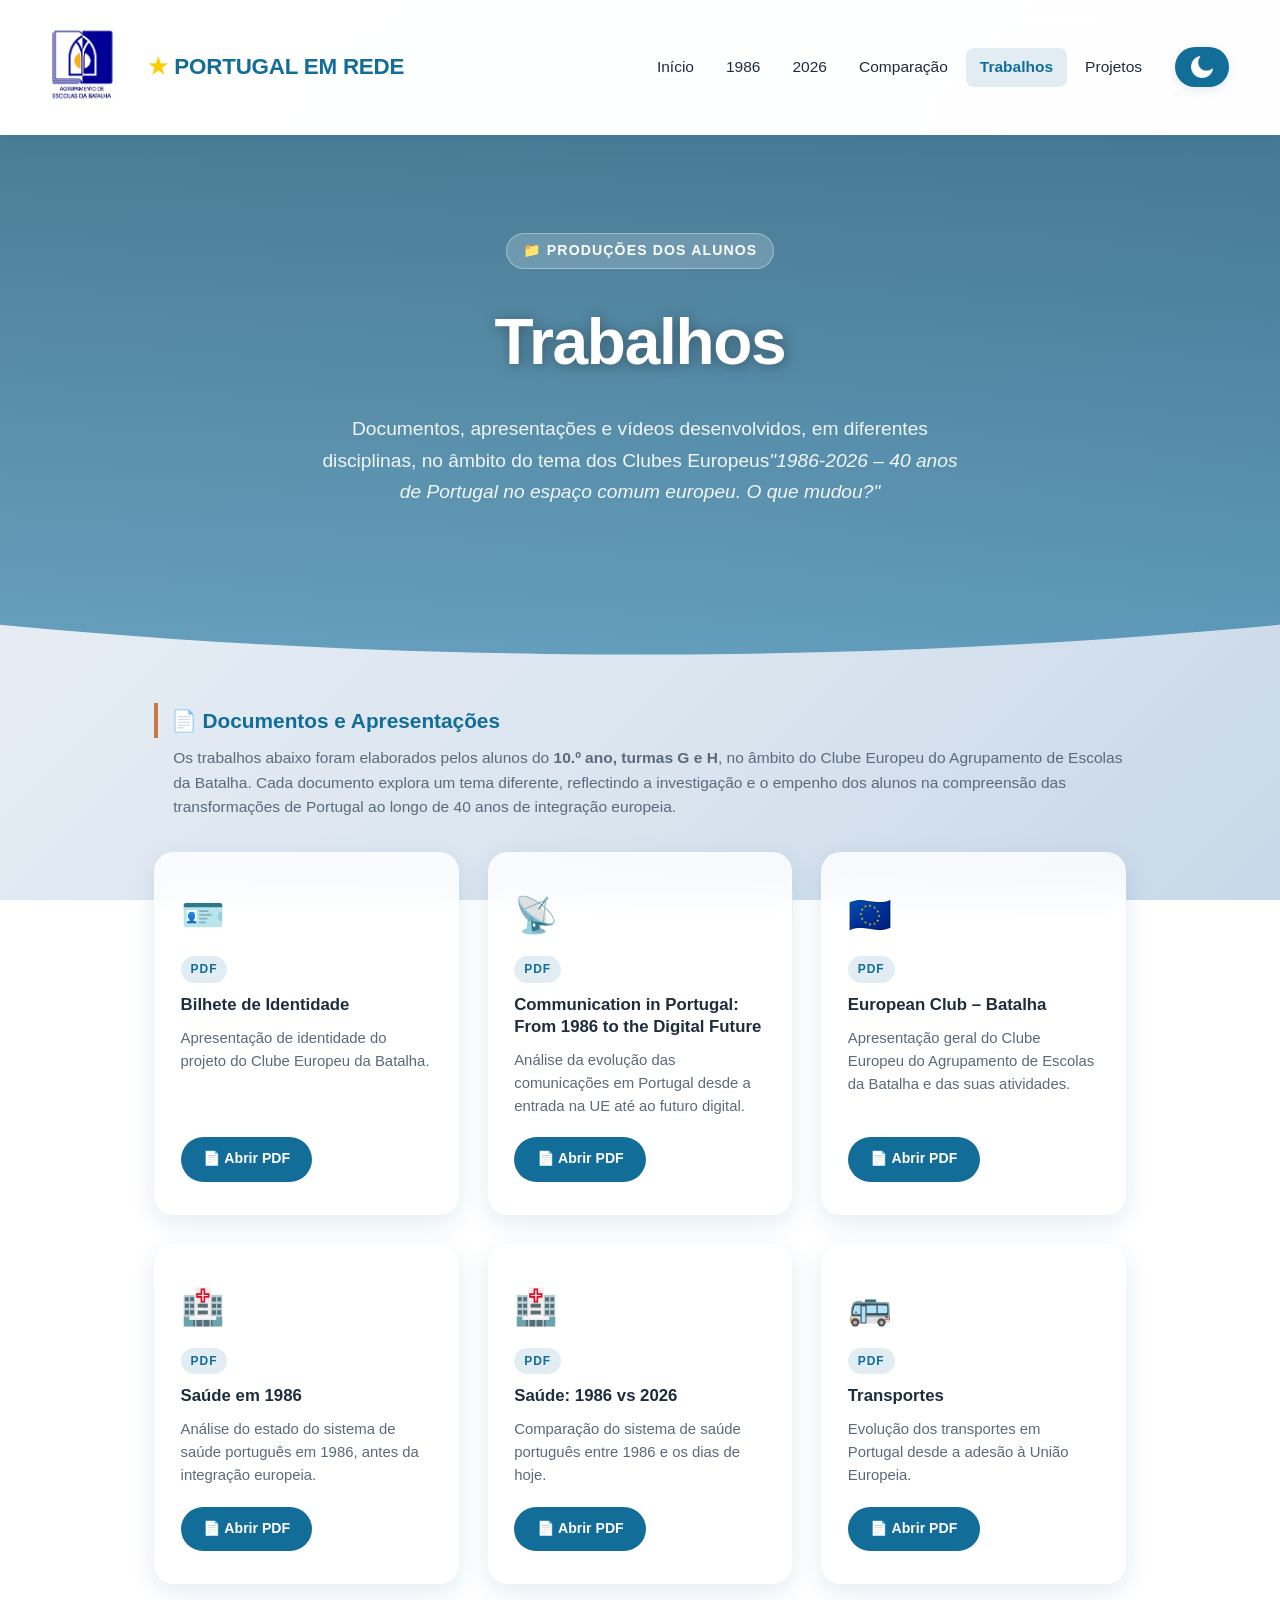
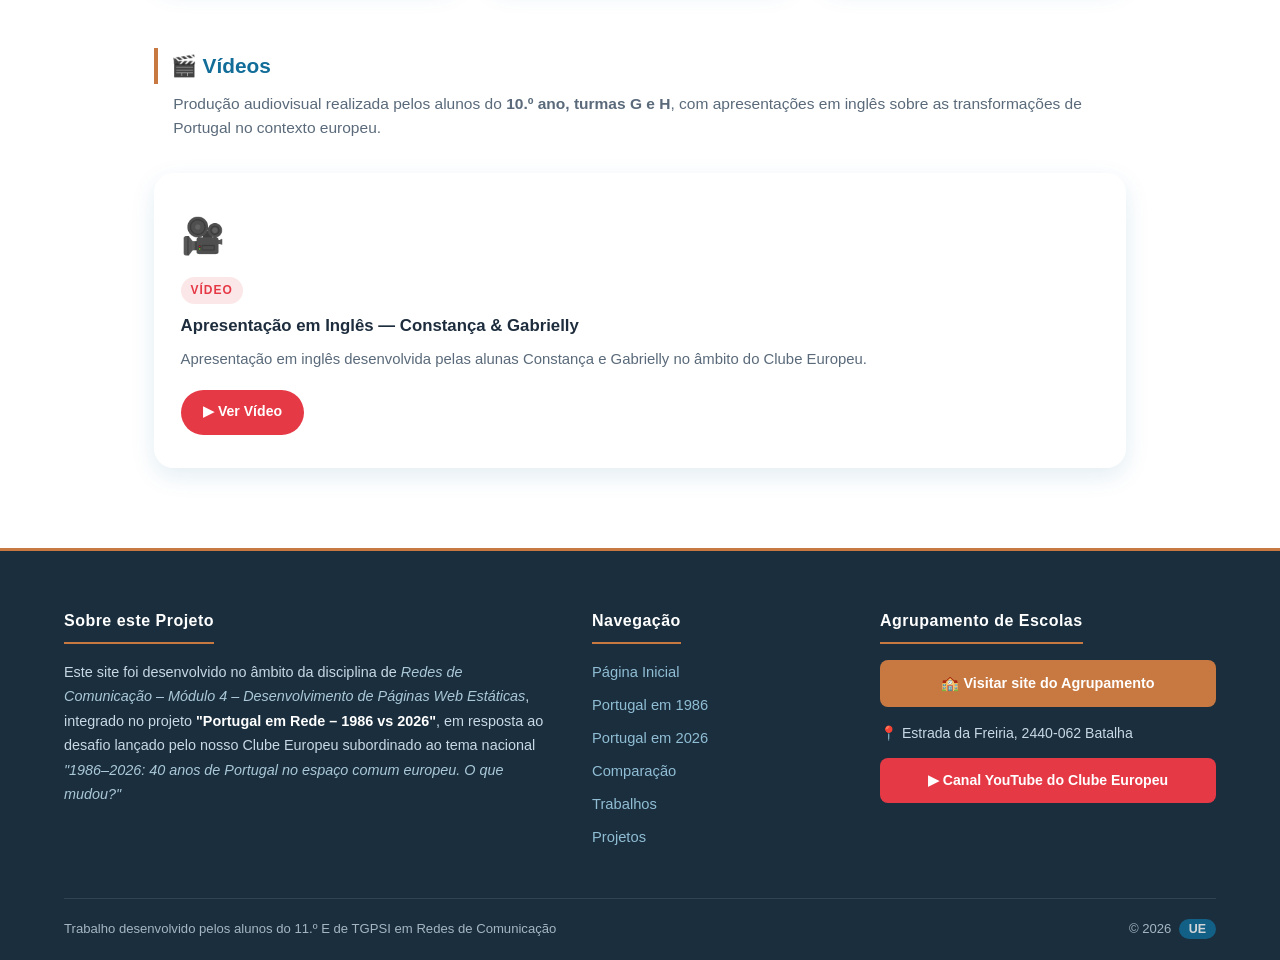
<file: trabalhos.html>
<!DOCTYPE html>
<html lang="pt-PT">
<head>
    <meta charset="UTF-8">
    <meta name="viewport" content="width=device-width, initial-scale=1.0">
    <title>Trabalhos | Portugal em Rede</title>
    <link rel="icon" type="image/x-icon" href="Imagens/most.ico">
    <link rel="stylesheet" href="style.css">
    <style>
        .trabalhos-grid {
            max-width: 1100px;
            margin: 2rem auto 4rem;
            padding: 0 5%;
            display: grid;
            grid-template-columns: repeat(auto-fit, minmax(300px, 1fr));
            gap: 1.8rem;
        }
        .trabalho-card {
            background: var(--card-bg);
            backdrop-filter: blur(15px);
            border-radius: 20px;
            padding: 2rem 1.6rem;
            border: 1px solid var(--glass-border);
            box-shadow: 0 8px 24px var(--shadow);
            display: flex;
            flex-direction: column;
            align-items: flex-start;
            gap: 0.7rem;
            transition: all 0.35s ease;
        }
        .trabalho-card:hover {
            transform: translateY(-8px);
            box-shadow: 0 16px 40px var(--shadow-md);
            border-bottom: 4px solid var(--accent);
        }
        .trabalho-icon { font-size: 2.2rem; }
        .trabalho-tipo {
            font-size: 0.75rem;
            font-weight: 700;
            text-transform: uppercase;
            letter-spacing: 0.08em;
            padding: 3px 10px;
            border-radius: 20px;
            background: rgba(18,109,153,0.12);
            color: var(--primary-blue);
        }
        .trabalho-tipo.video-tag {
            background: rgba(230,57,70,0.12);
            color: #e63946;
        }
        .trabalho-titulo {
            font-size: 1.05rem;
            font-weight: 700;
            color: var(--text-color);
            line-height: 1.3;
        }
        .trabalho-desc {
            font-size: 0.93rem;
            color: var(--text-muted);
            line-height: 1.55;
            flex: 1;
        }
        .trabalho-btn {
            display: inline-flex;
            align-items: center;
            gap: 6px;
            margin-top: 0.5rem;
            padding: 0.65rem 1.4rem;
            background-color: var(--primary-blue);
            color: white;
            border-radius: 50px;
            text-decoration: none;
            font-weight: 700;
            font-size: 0.88rem;
            transition: all 0.3s;
        }
        .trabalho-btn:hover { background-color: var(--accent); transform: scale(1.04); }
        .trabalho-btn.video { background-color: #e63946; }
        .trabalho-btn.video:hover { background-color: #c1121f; }

        .secao-bloco {
            max-width: 1100px;
            margin: 3rem auto 0.8rem;
            padding: 0 5%;
        }
        .secao-bloco-titulo {
            font-size: 1.3rem;
            font-weight: 700;
            color: var(--primary-blue);
            border-left: 4px solid var(--accent);
            padding-left: 0.8rem;
            margin-bottom: 0.5rem;
        }
        .secao-bloco-desc {
            font-size: 0.97rem;
            color: var(--text-muted);
            line-height: 1.6;
            padding-left: 1.2rem;
        }
    </style>
</head>
<body>

<!-- CABEÇALHO -->
<header>
    <a href="https://agbatalha.pt/portal/" target="_blank" rel="noopener noreferrer">
        <img src="Imagens/SimboloAEB.png" alt="Agrupamento de Escolas da Batalha" style="width:90px;height:auto;">
    </a>
    <a href="index.html" class="logo">
        <span style="color:var(--eu-yellow);">★</span>
        <span style="color:var(--primary-blue);">PORTUGAL EM REDE</span>
    </a>
    <nav>
        <a href="index.html"      class="buton_header">Início</a>
        <a href="1986.html"       class="buton_header">1986</a>
        <a href="2026.html"       class="buton_header">2026</a>
        <a href="comparacao.html" class="buton_header">Comparação</a>
        <a href="trabalhos.html"  class="buton_header active">Trabalhos</a>
        <a href="projetos.html"   class="buton_header">Projetos</a>
    </nav>
    <button id="theme-toggle">
        <img id="theme-icon" src="Imagens/iconmoon.png" alt="tema">
    </button>
</header>

<!-- HERO -->
<section class="hero">
    <div class="hero-content">
        <div class="hero-badge">📁 Produções dos Alunos</div>
        <h1>Trabalhos</h1>
        <p>Documentos, apresentações e vídeos desenvolvidos, em diferentes disciplinas, no âmbito do tema dos Clubes Europeus<em>"1986-2026 – 40 anos de Portugal no espaço comum europeu. O que mudou?"</em></p>
    </div>
</section>

<!-- SECÇÃO: DOCUMENTOS -->
<div class="secao-bloco">
    <div class="secao-bloco-titulo">📄 Documentos e Apresentações</div>
    <p class="secao-bloco-desc">
        Os trabalhos abaixo foram elaborados pelos alunos do <strong>10.º ano, turmas G e H</strong>, no âmbito do Clube Europeu do Agrupamento de Escolas da Batalha. Cada documento explora um tema diferente, reflectindo a investigação e o empenho dos alunos na compreensão das transformações de Portugal ao longo de 40 anos de integração europeia.
    </p>
</div>

<div class="trabalhos-grid">
    <div class="trabalho-card">
        <div class="trabalho-icon">🪪</div>
        <span class="trabalho-tipo">PDF</span>
        <div class="trabalho-titulo">Bilhete de Identidade</div>
        <div class="trabalho-desc">Apresentação de identidade do projeto do Clube Europeu da Batalha.</div>
        <a href="Trabalhos/Bilhete de identidade.pdf" target="_blank" class="trabalho-btn">📄 Abrir PDF</a>
    </div>

    <div class="trabalho-card">
        <div class="trabalho-icon">📡</div>
        <span class="trabalho-tipo">PDF</span>
        <div class="trabalho-titulo">Communication in Portugal: From 1986 to the Digital Future</div>
        <div class="trabalho-desc">Análise da evolução das comunicações em Portugal desde a entrada na UE até ao futuro digital.</div>
        <a href="Trabalhos/Communication in Portugal From 1986 to the Digital Future (1).pdf" target="_blank" class="trabalho-btn">📄 Abrir PDF</a>
    </div>

    <div class="trabalho-card">
        <div class="trabalho-icon">🇪🇺</div>
        <span class="trabalho-tipo">PDF</span>
        <div class="trabalho-titulo">European Club – Batalha</div>
        <div class="trabalho-desc">Apresentação geral do Clube Europeu do Agrupamento de Escolas da Batalha e das suas atividades.</div>
        <a href="Trabalhos/European Club- Batalha.pdf" target="_blank" class="trabalho-btn">📄 Abrir PDF</a>
    </div>

    <div class="trabalho-card">
        <div class="trabalho-icon">🏥</div>
        <span class="trabalho-tipo">PDF</span>
        <div class="trabalho-titulo">Saúde em 1986</div>
        <div class="trabalho-desc">Análise do estado do sistema de saúde português em 1986, antes da integração europeia.</div>
        <a href="Trabalhos/SAUDE_86.pdf" target="_blank" class="trabalho-btn">📄 Abrir PDF</a>
    </div>

    <div class="trabalho-card">
        <div class="trabalho-icon">🏥</div>
        <span class="trabalho-tipo">PDF</span>
        <div class="trabalho-titulo">Saúde: 1986 vs 2026</div>
        <div class="trabalho-desc">Comparação do sistema de saúde português entre 1986 e os dias de hoje.</div>
        <a href="Trabalhos/SAUDE_86_20026.pdf" target="_blank" class="trabalho-btn">📄 Abrir PDF</a>
    </div>

    <div class="trabalho-card">
        <div class="trabalho-icon">🚌</div>
        <span class="trabalho-tipo">PDF</span>
        <div class="trabalho-titulo">Transportes</div>
        <div class="trabalho-desc">Evolução dos transportes em Portugal desde a adesão à União Europeia.</div>
        <a href="Trabalhos/Transportes.pdf" target="_blank" class="trabalho-btn">📄 Abrir PDF</a>
    </div>
</div>

<!-- SECÇÃO: VÍDEOS -->
<div class="secao-bloco">
    <div class="secao-bloco-titulo">🎬 Vídeos</div>
    <p class="secao-bloco-desc">
        Produção audiovisual realizada pelos alunos do <strong>10.º ano, turmas G e H</strong>, com apresentações em inglês sobre as transformações de Portugal no contexto europeu.
    </p>
</div>

<div class="trabalhos-grid" style="margin-bottom:5rem;">
    <div class="trabalho-card">
        <div class="trabalho-icon">🎥</div>
        <span class="trabalho-tipo video-tag">Vídeo</span>
        <div class="trabalho-titulo">Apresentação em Inglês — Constança &amp; Gabrielly</div>
        <div class="trabalho-desc">Apresentação em inglês desenvolvida pelas alunas Constança e Gabrielly no âmbito do Clube Europeu.</div>
        <a href="https://drive.google.com/file/d/1Vx4GkvCrVAlJETQ3KaXZnA-aughucHQ5/view?usp=sharing" target="_blank" class="trabalho-btn video">▶ Ver Vídeo</a>
    </div>
</div>

<!-- RODAPÉ -->
<footer class="footer-novo">
    <div class="footer-grid">
        <div class="footer-col">
            <h4>Sobre este Projeto</h4>
            <p>Este site foi desenvolvido no âmbito da disciplina de <em>Redes de Comunicação – Módulo 4 – Desenvolvimento de Páginas Web Estáticas</em>, integrado no projeto <strong>"Portugal em Rede – 1986 vs 2026"</strong>, em resposta ao desafio lançado pelo nosso Clube Europeu subordinado ao tema nacional <em>"1986–2026: 40 anos de Portugal no espaço comum europeu. O que mudou?"</em></p>
        </div>
        <div class="footer-col">
            <h4>Navegação</h4>
            <ul class="footer-links">
                <li><a href="index.html">Página Inicial</a></li>
                <li><a href="1986.html">Portugal em 1986</a></li>
                <li><a href="2026.html">Portugal em 2026</a></li>
                <li><a href="comparacao.html">Comparação</a></li>
                <li><a href="trabalhos.html">Trabalhos</a></li>
                <li><a href="projetos.html">Projetos</a></li>
            </ul>
        </div>
        <div class="footer-col">
            <h4>Agrupamento de Escolas</h4>
            <a href="https://agbatalha.pt/portal/" target="_blank" rel="noopener noreferrer" class="footer-btn-agrupamento">🏫 Visitar site do Agrupamento</a>
            <div class="footer-morada"><span>📍 Estrada da Freiria, 2440-062 Batalha</span></div>
            <a href="https://youtube.com/@clubeeuropeuaebatalha?si=-59rmMdxGHo98Psa" target="_blank" rel="noopener noreferrer" class="footer-btn-youtube">▶ Canal YouTube do Clube Europeu</a>
        </div>
    </div>
    <div class="footer-bottom">
        <span>Trabalho desenvolvido pelos alunos do 11.º E de TGPSI em Redes de Comunicação</span>
        <span>© 2026 &nbsp;<span class="footer-eu-badge">UE</span></span>
    </div>
</footer>

<script>
const btn  = document.getElementById('theme-toggle');
const icon = document.getElementById('theme-icon');
const html = document.documentElement;
if (localStorage.getItem('theme') === 'dark') { html.setAttribute('data-theme', 'dark'); icon.src = "Imagens/iconsun.png"; }
btn.addEventListener('click', () => {
    const dark = html.getAttribute('data-theme') === 'dark';
    if (dark) { html.removeAttribute('data-theme'); icon.src = "Imagens/iconmoon.png"; localStorage.setItem('theme', 'light'); }
    else { html.setAttribute('data-theme', 'dark'); icon.src = "Imagens/iconsun.png"; localStorage.setItem('theme', 'dark'); }
});
</script>
</body>
</html>
</file>
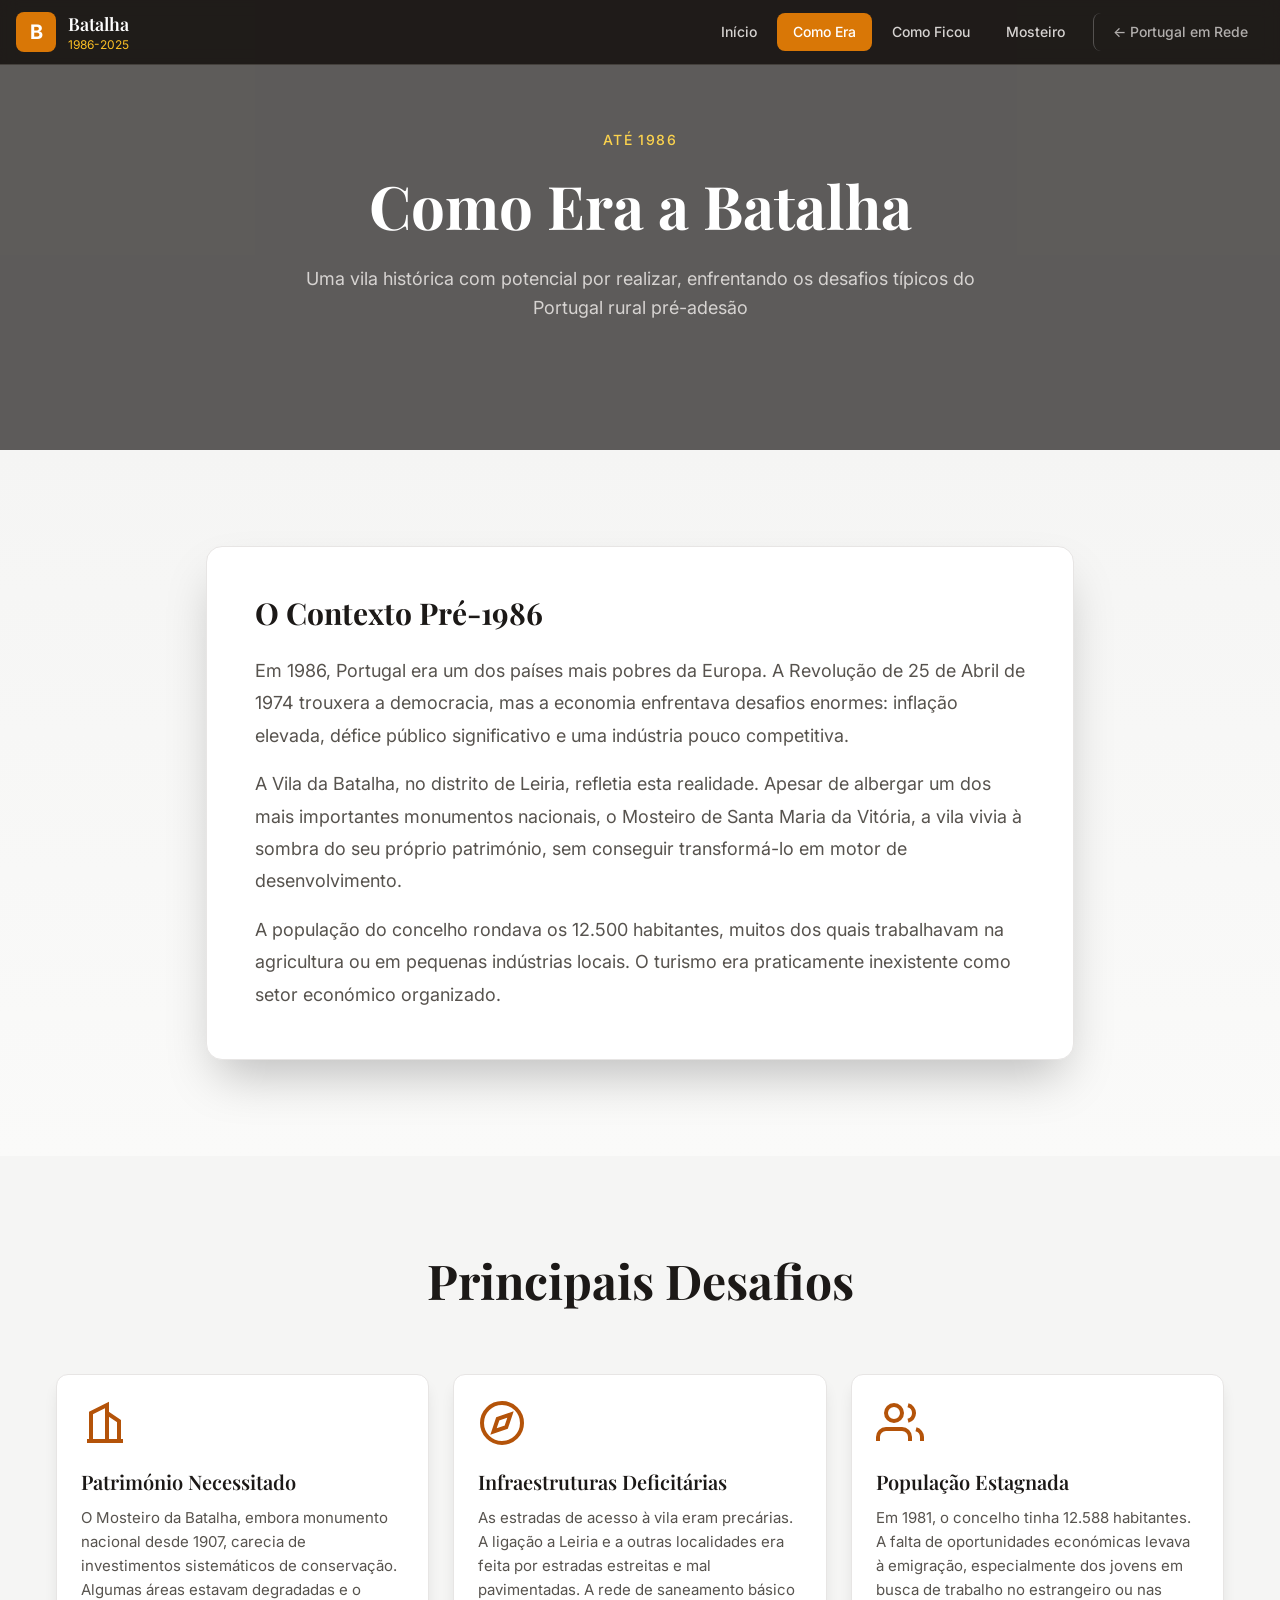
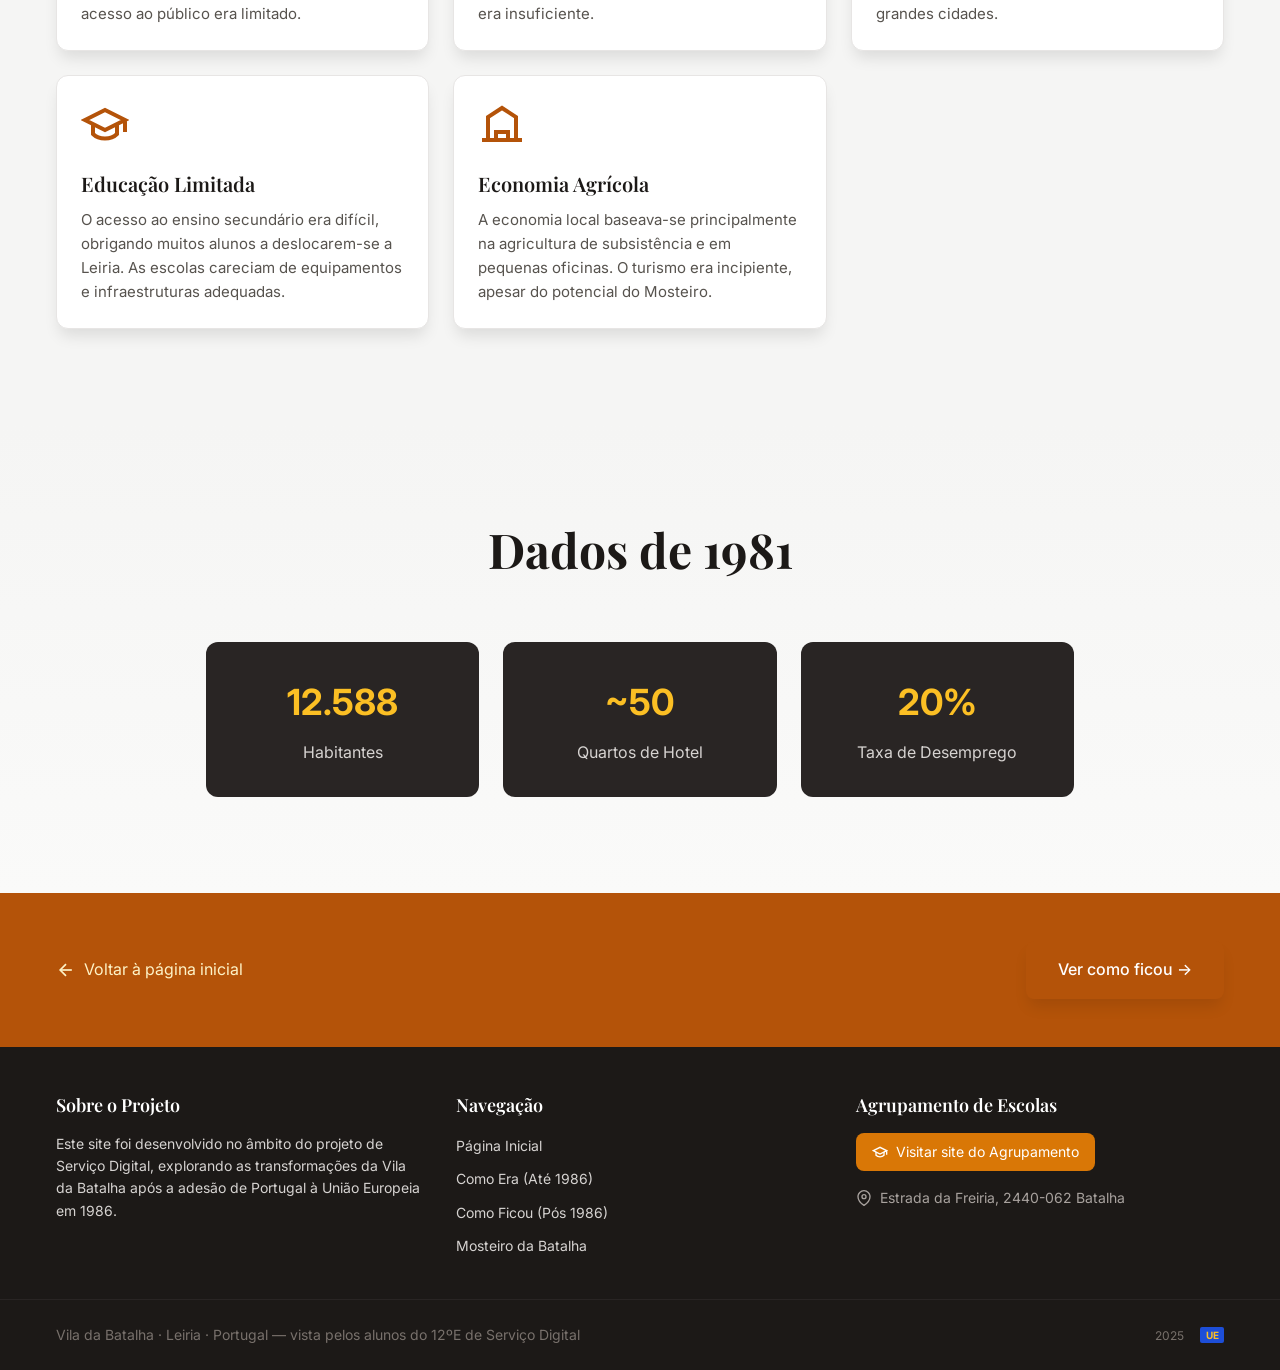
<file: site-batalha/antes.html>
<!DOCTYPE html>
<html lang="pt">
<head>
    <meta charset="UTF-8">
    <meta name="viewport" content="width=device-width, initial-scale=1.0">
    <title>Como Era - Vila da Batalha antes de 1986</title>
    <link rel="icon" type="image/svg+xml" href="favicon.svg">
    <link rel="stylesheet" href="css/style.css">
    <link href="https://fonts.googleapis.com/css2?family=Playfair+Display:wght@400;500;600;700&family=Inter:wght@300;400;500;600&display=swap" rel="stylesheet">
</head>
<body>
    <header class="header">
        <div class="header-container">
            <a href="index.html" class="logo">
                <div class="logo-icon">B</div>
                <div class="logo-text">
                    <span class="logo-title">Batalha</span>
                    <span class="logo-subtitle">1986-2025</span>
                </div>
            </a>
            <nav class="nav-desktop">
                <a href="index.html" class="nav-link">Início</a>
                <a href="antes.html" class="nav-link active">Como Era</a>
                <a href="depois.html" class="nav-link">Como Ficou</a>
                <a href="mosteiro.html" class="nav-link">Mosteiro</a>
                <a href="../index.html" class="nav-link" style="border-left:1px solid rgba(255,255,255,0.3); padding-left:1.2rem; margin-left:0.5rem; opacity:0.8;">← Portugal em Rede</a>
            </nav>
            <button class="menu-toggle" onclick="toggleMenu()">
                <span class="hamburger"></span>
            </button>
        </div>
        <nav class="nav-mobile" id="navMobile">
            <a href="index.html" class="nav-mobile-link">Início</a>
            <a href="antes.html" class="nav-mobile-link active">Como Era</a>
            <a href="depois.html" class="nav-mobile-link">Como Ficou</a>
            <a href="mosteiro.html" class="nav-mobile-link">Mosteiro</a>
            <a href="../index.html" class="nav-mobile-link" style="opacity:0.75; border-top:1px solid rgba(255,255,255,0.15); margin-top:0.5rem; padding-top:0.8rem;">← Voltar ao Portugal em Rede</a>
        </nav>
    </header>

    <section class="page-hero" style="background-image: url('https://images.pexels.com/photos/36835815/pexels-photo-36835815.jpeg?auto=compress&cs=tinysrgb&w=1920');">
        <div class="page-hero-overlay"></div>
        <div class="page-hero-content">
            <span class="page-hero-badge">Até 1986</span>
            <h1 class="page-hero-title">Como Era a Batalha</h1>
            <p class="page-hero-subtitle">Uma vila histórica com potencial por realizar, enfrentando os desafios típicos do Portugal rural pré-adesão</p>
        </div>
    </section>

    <section class="section section-light">
        <div class="container container-narrow">
            <div class="content-box">
                <h2 class="content-box-title">O Contexto Pré-1986</h2>
                <div class="content-text">
                    <p>Em 1986, Portugal era um dos países mais pobres da Europa. A Revolução de 25 de Abril de 1974 trouxera a democracia, mas a economia enfrentava desafios enormes: inflação elevada, défice público significativo e uma indústria pouco competitiva.</p>
                    <p>A Vila da Batalha, no distrito de Leiria, refletia esta realidade. Apesar de albergar um dos mais importantes monumentos nacionais, o Mosteiro de Santa Maria da Vitória,  a vila vivia à sombra do seu próprio património, sem conseguir transformá-lo em motor de desenvolvimento.</p>
                    <p>A população do concelho rondava os 12.500 habitantes, muitos dos quais trabalhavam na agricultura ou em pequenas indústrias locais. O turismo era praticamente inexistente como setor económico organizado.</p>
                </div>
            </div>
        </div>
    </section>

    <section class="section section-gray">
        <div class="container">
            <h2 class="section-title">Principais Desafios</h2>
            <div class="challenges-grid">
                <div class="challenge-card">
                    <svg class="challenge-icon" viewBox="0 0 24 24" fill="none" stroke="currentColor" stroke-width="2"><path d="M3 21h18"></path><path d="M5 21V7l8-4v18"></path><path d="M19 21V11l-6-4"></path></svg>
                    <h3 class="challenge-title">Património Necessitado</h3>
                    <p class="challenge-text">O Mosteiro da Batalha, embora monumento nacional desde 1907, carecia de investimentos sistemáticos de conservação. Algumas áreas estavam degradadas e o acesso ao público era limitado.</p>
                </div>
                <div class="challenge-card">
                    <svg class="challenge-icon" viewBox="0 0 24 24" fill="none" stroke="currentColor" stroke-width="2"><circle cx="12" cy="12" r="10"></circle><polygon points="16.24 7.76 14.12 14.12 7.76 16.24 9.88 9.88 16.24 7.76"></polygon></svg>
                    <h3 class="challenge-title">Infraestruturas Deficitárias</h3>
                    <p class="challenge-text">As estradas de acesso à vila eram precárias. A ligação a Leiria e a outras localidades era feita por estradas estreitas e mal pavimentadas. A rede de saneamento básico era insuficiente.</p>
                </div>
                <div class="challenge-card">
                    <svg class="challenge-icon" viewBox="0 0 24 24" fill="none" stroke="currentColor" stroke-width="2"><path d="M17 21v-2a4 4 0 0 0-4-4H5a4 4 0 0 0-4 4v2"></path><circle cx="9" cy="7" r="4"></circle><path d="M23 21v-2a4 4 0 0 0-3-3.87"></path><path d="M16 3.13a4 4 0 0 1 0 7.75"></path></svg>
                    <h3 class="challenge-title">População Estagnada</h3>
                    <p class="challenge-text">Em 1981, o concelho tinha 12.588 habitantes. A falta de oportunidades económicas levava à emigração, especialmente dos jovens em busca de trabalho no estrangeiro ou nas grandes cidades.</p>
                </div>
                <div class="challenge-card">
                    <svg class="challenge-icon" viewBox="0 0 24 24" fill="none" stroke="currentColor" stroke-width="2"><path d="M22 10v6M2 10l10-5 10 5-10 5z"></path><path d="M6 12v5c3 3 9 3 12 0v-5"></path></svg>
                    <h3 class="challenge-title">Educação Limitada</h3>
                    <p class="challenge-text">O acesso ao ensino secundário era difícil, obrigando muitos alunos a deslocarem-se a Leiria. As escolas careciam de equipamentos e infraestruturas adequadas.</p>
                </div>
                <div class="challenge-card">
                    <svg class="challenge-icon" viewBox="0 0 24 24" fill="none" stroke="currentColor" stroke-width="2"><path d="M2 20h20"></path><path d="M5 20V8.5L12 4l7 4.5V20"></path><path d="M9 20v-4h6v4"></path></svg>
                    <h3 class="challenge-title">Economia Agrícola</h3>
                    <p class="challenge-text">A economia local baseava-se principalmente na agricultura de subsistência e em pequenas oficinas. O turismo era incipiente, apesar do potencial do Mosteiro.</p>
                </div>
            </div>
        </div>
    </section>

    <section class="section section-light">
        <div class="container container-narrow">
            <h2 class="section-title">Dados de 1981</h2>
            <div class="data-grid">
                <div class="data-card"><p class="data-value">12.588</p><p class="data-label">Habitantes</p></div>
                <div class="data-card"><p class="data-value">~50</p><p class="data-label">Quartos de Hotel</p></div>
                <div class="data-card"><p class="data-value">20%</p><p class="data-label">Taxa de Desemprego</p></div>
            </div>
        </div>
    </section>

    <section class="nav-section">
        <div class="container">
            <div class="nav-buttons">
                <a href="index.html" class="nav-link-back">
                    <svg class="nav-link-icon" viewBox="0 0 24 24" fill="none" stroke="currentColor" stroke-width="2"><line x1="19" y1="12" x2="5" y2="12"></line><polyline points="12 19 5 12 12 5"></polyline></svg>
                    Voltar à página inicial
                </a>
                <a href="depois.html" class="btn btn-primary">Ver como ficou →</a>
            </div>
        </div>
    </section>

    <footer class="footer">
        <div class="container">
            <div class="footer-grid">
                <div class="footer-col">
                    <h3 class="footer-title">Sobre o Projeto</h3>
                    <p class="footer-text">Este site foi desenvolvido no âmbito do projeto de Serviço Digital, explorando as transformações da Vila da Batalha após a adesão de Portugal à União Europeia em 1986.</p>
                </div>
                <div class="footer-col">
                    <h3 class="footer-title">Navegação</h3>
                    <ul class="footer-nav">
                        <li><a href="index.html">Página Inicial</a></li>
                        <li><a href="antes.html">Como Era (Até 1986)</a></li>
                        <li><a href="depois.html">Como Ficou (Pós 1986)</a></li>
                        <li><a href="mosteiro.html">Mosteiro da Batalha</a></li>
                    </ul>
                </div>
                <div class="footer-col">
                    <h3 class="footer-title">Agrupamento de Escolas</h3>
                    <a href="https://agbatalha.pt/portal/" target="_blank" rel="noopener noreferrer" class="footer-btn">
                        <svg class="footer-btn-icon" viewBox="0 0 24 24" fill="none" stroke="currentColor" stroke-width="2"><path d="M22 10v6M2 10l10-5 10 5-10 5z"></path><path d="M6 12v5c3 3 9 3 12 0v-5"></path></svg>
                        Visitar site do Agrupamento
                    </a>
                    <p class="footer-address">
                        <svg class="footer-address-icon" viewBox="0 0 24 24" fill="none" stroke="currentColor" stroke-width="2"><path d="M21 10c0 7-9 13-9 13s-9-6-9-13a9 9 0 0 1 18 0z"></path><circle cx="12" cy="10" r="3"></circle></svg>
                        Estrada da Freiria, 2440-062 Batalha
                    </p>
                </div>
            </div>
        </div>
        <div class="footer-bottom">
            <div class="container">
                <p class="footer-credits">Vila da Batalha · Leiria · Portugal — vista pelos alunos do 12ºE de Serviço Digital</p>
                <div class="footer-year"><span>2025</span><span class="eu-badge">UE</span></div>
            </div>
        </div>
    </footer>
    <script src="js/main.js"></script>
</body>
</html>
</file>
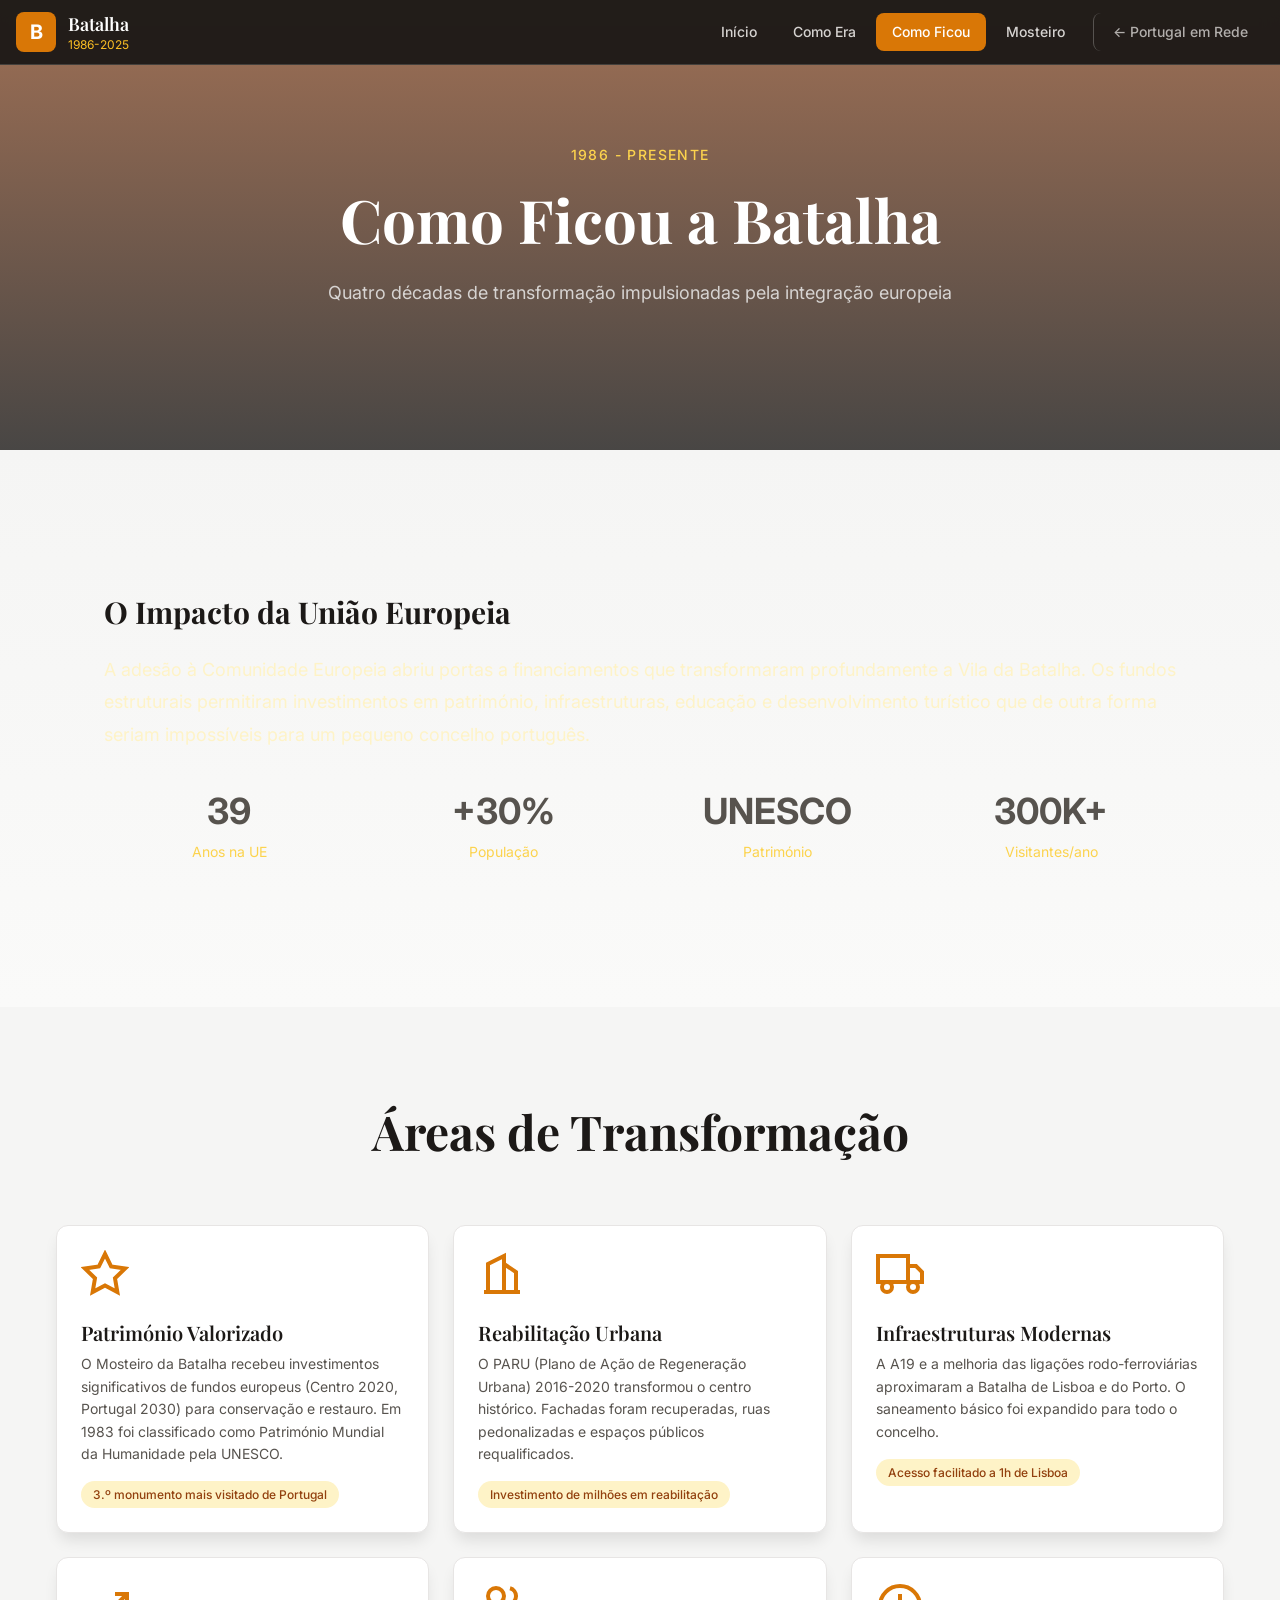
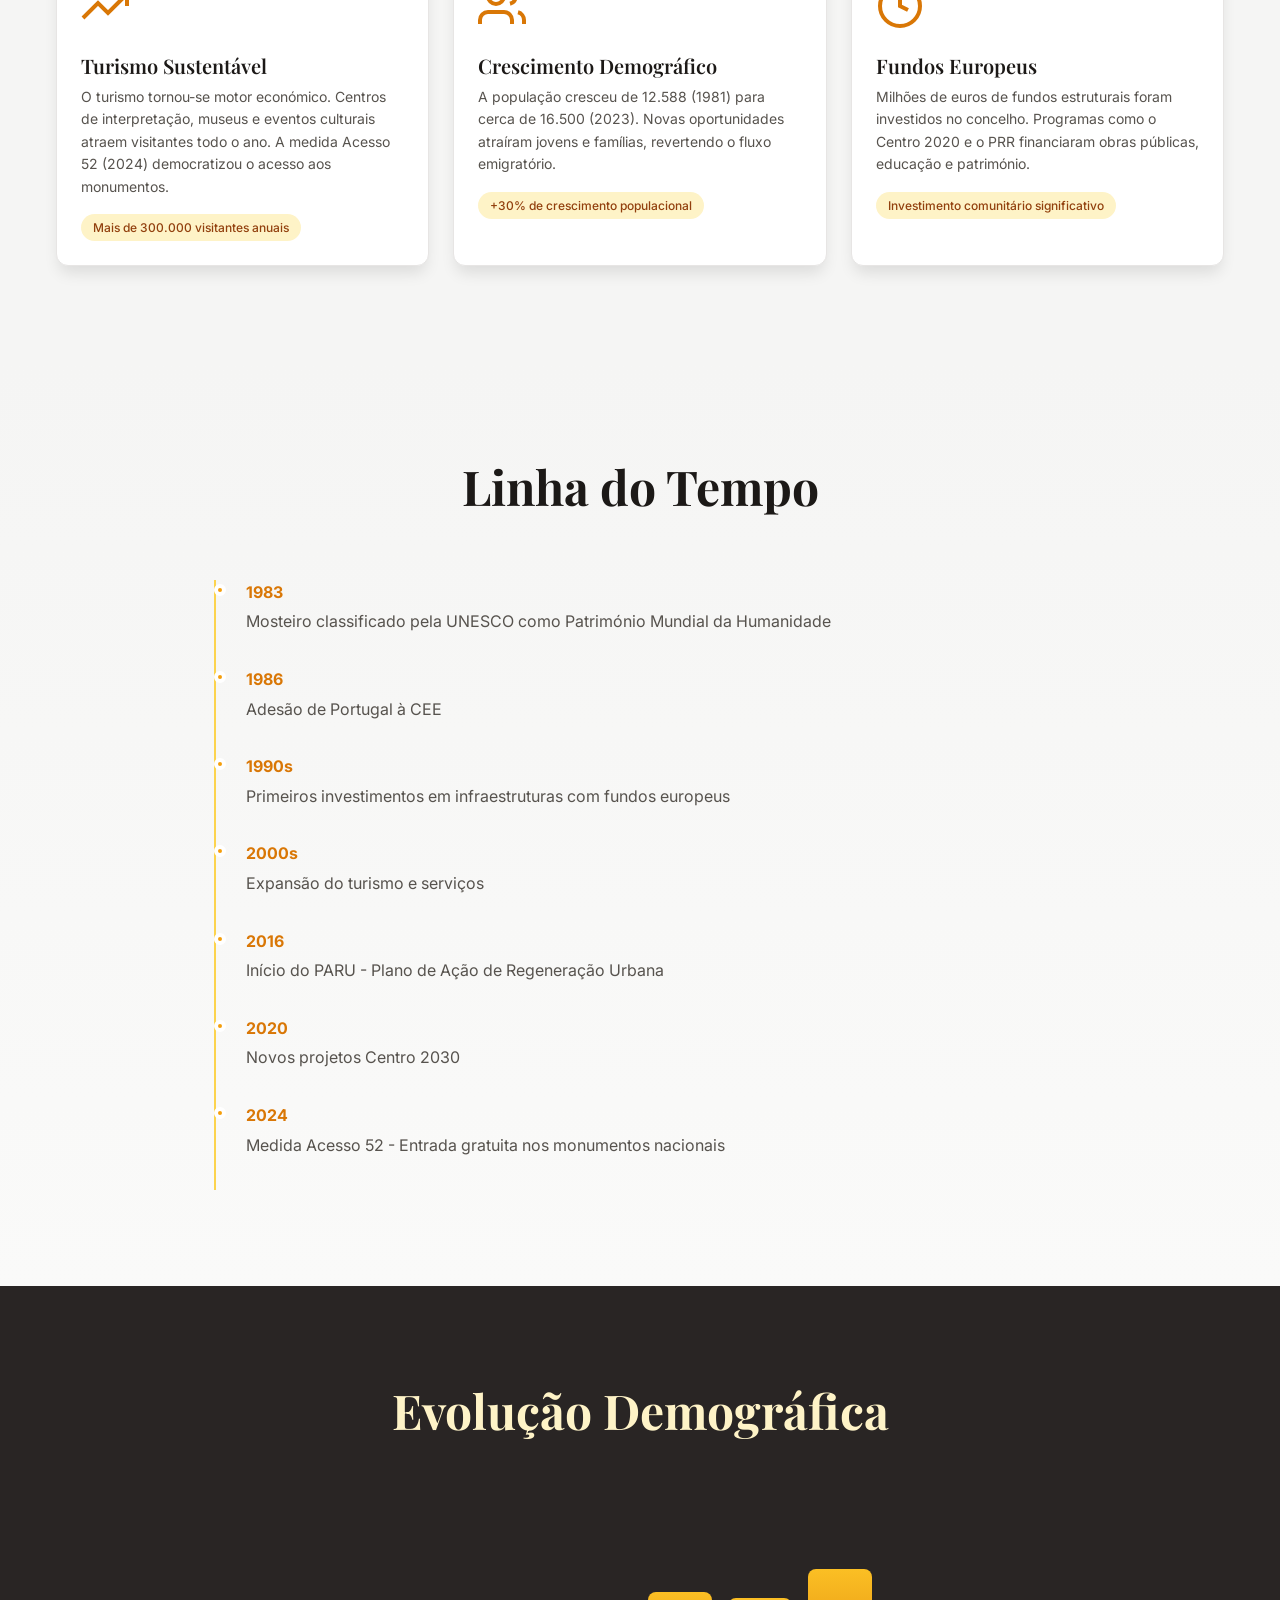
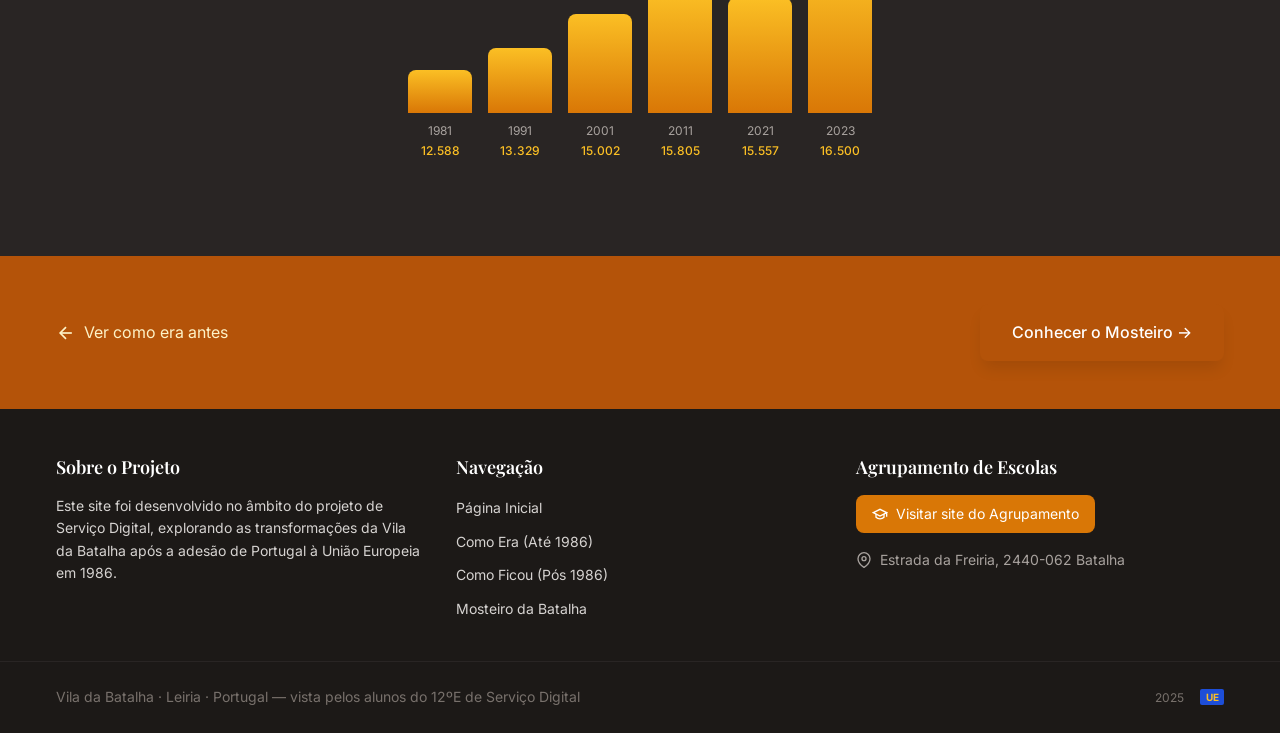
<file: site-batalha/depois.html>
<!DOCTYPE html>
<html lang="pt">
<head>
    <meta charset="UTF-8">
    <meta name="viewport" content="width=device-width, initial-scale=1.0">
    <title>Como Ficou - Vila da Batalha depois de 1986</title>
    <link rel="icon" type="image/svg+xml" href="favicon.svg">
    <link rel="stylesheet" href="css/style.css">
    <link href="https://fonts.googleapis.com/css2?family=Playfair+Display:wght@400;500;600;700&family=Inter:wght@300;400;500;600&display=swap" rel="stylesheet">
</head>
<body>
    <header class="header">
        <div class="header-container">
            <a href="index.html" class="logo">
                <div class="logo-icon">B</div>
                <div class="logo-text">
                    <span class="logo-title">Batalha</span>
                    <span class="logo-subtitle">1986-2025</span>
                </div>
            </a>
            <nav class="nav-desktop">
                <a href="index.html" class="nav-link">Início</a>
                <a href="antes.html" class="nav-link">Como Era</a>
                <a href="depois.html" class="nav-link active">Como Ficou</a>
                <a href="mosteiro.html" class="nav-link">Mosteiro</a>
                <a href="../index.html" class="nav-link" style="border-left:1px solid rgba(255,255,255,0.3); padding-left:1.2rem; margin-left:0.5rem; opacity:0.8;">← Portugal em Rede</a>
            </nav>
            <button class="menu-toggle" onclick="toggleMenu()">
                <span class="hamburger"></span>
            </button>
        </div>
        <nav class="nav-mobile" id="navMobile">
            <a href="index.html" class="nav-mobile-link">Início</a>
            <a href="antes.html" class="nav-mobile-link">Como Era</a>
            <a href="depois.html" class="nav-mobile-link active">Como Ficou</a>
            <a href="mosteiro.html" class="nav-mobile-link">Mosteiro</a>
            <a href="../index.html" class="nav-mobile-link" style="opacity:0.75; border-top:1px solid rgba(255,255,255,0.15); margin-top:0.5rem; padding-top:0.8rem;">← Voltar ao Portugal em Rede</a>
        </nav>
    </header>

    <section class="page-hero" style="background-image: url('https://images.pexels.com/photos/15926647/pexels-photo-15926647.jpeg?auto=compress&cs=tinysrgb&w=1920');">
        <div class="page-hero-overlay page-hero-overlay-amber"></div>
        <div class="page-hero-content">
            <span class="page-hero-badge">1986 - Presente</span>
            <h1 class="page-hero-title">Como Ficou a Batalha</h1>
            <p class="page-hero-subtitle">Quatro décadas de transformação impulsionadas pela integração europeia</p>
        </div>
    </section>

    <section class="section section-light">
        <div class="container">
            <div class="impact-box">
                <h2 class="impact-title">O Impacto da União Europeia</h2>
                <p class="impact-text">A adesão à Comunidade Europeia abriu portas a financiamentos que transformaram profundamente a Vila da Batalha. Os fundos estruturais permitiram investimentos em património, infraestruturas, educação e desenvolvimento turístico que de outra forma seriam impossíveis para um pequeno concelho português.</p>
                <div class="impact-stats">
                    <div class="impact-stat"><p class="impact-stat-value">39</p><p class="impact-stat-label">Anos na UE</p></div>
                    <div class="impact-stat"><p class="impact-stat-value">+30%</p><p class="impact-stat-label">População</p></div>
                    <div class="impact-stat"><p class="impact-stat-value">UNESCO</p><p class="impact-stat-label">Património</p></div>
                    <div class="impact-stat"><p class="impact-stat-value">300K+</p><p class="impact-stat-label">Visitantes/ano</p></div>
                </div>
            </div>
        </div>
    </section>

    <section class="section section-gray">
        <div class="container">
            <h2 class="section-title">Áreas de Transformação</h2>
            <div class="transformations-grid">
                <div class="transformation-card">
                    <svg class="transformation-icon" viewBox="0 0 24 24" fill="none" stroke="currentColor" stroke-width="2"><polygon points="12 2 15.09 8.26 22 9.27 17 14.14 18.18 21.02 12 17.77 5.82 21.02 7 14.14 2 9.27 8.91 8.26 12 2"></polygon></svg>
                    <h3 class="transformation-title">Património Valorizado</h3>
                    <p class="transformation-text">O Mosteiro da Batalha recebeu investimentos significativos de fundos europeus (Centro 2020, Portugal 2030) para conservação e restauro. Em 1983 foi classificado como Património Mundial da Humanidade pela UNESCO.</p>
                    <span class="transformation-tag">3.º monumento mais visitado de Portugal</span>
                </div>
                <div class="transformation-card">
                    <svg class="transformation-icon" viewBox="0 0 24 24" fill="none" stroke="currentColor" stroke-width="2"><path d="M3 21h18"></path><path d="M5 21V7l8-4v18"></path><path d="M19 21V11l-6-4"></path></svg>
                    <h3 class="transformation-title">Reabilitação Urbana</h3>
                    <p class="transformation-text">O PARU (Plano de Ação de Regeneração Urbana) 2016-2020 transformou o centro histórico. Fachadas foram recuperadas, ruas pedonalizadas e espaços públicos requalificados.</p>
                    <span class="transformation-tag">Investimento de milhões em reabilitação</span>
                </div>
                <div class="transformation-card">
                    <svg class="transformation-icon" viewBox="0 0 24 24" fill="none" stroke="currentColor" stroke-width="2"><rect x="1" y="3" width="15" height="13"></rect><polygon points="16 8 20 8 23 11 23 16 16 16 16 8"></polygon><circle cx="5.5" cy="18.5" r="2.5"></circle><circle cx="18.5" cy="18.5" r="2.5"></circle></svg>
                    <h3 class="transformation-title">Infraestruturas Modernas</h3>
                    <p class="transformation-text">A A19 e a melhoria das ligações rodo-ferroviárias aproximaram a Batalha de Lisboa e do Porto. O saneamento básico foi expandido para todo o concelho.</p>
                    <span class="transformation-tag">Acesso facilitado a 1h de Lisboa</span>
                </div>
                <div class="transformation-card">
                    <svg class="transformation-icon" viewBox="0 0 24 24" fill="none" stroke="currentColor" stroke-width="2"><polyline points="23 6 13.5 15.5 8.5 10.5 1 18"></polyline><polyline points="17 6 23 6 23 12"></polyline></svg>
                    <h3 class="transformation-title">Turismo Sustentável</h3>
                    <p class="transformation-text">O turismo tornou-se motor económico. Centros de interpretação, museus e eventos culturais atraem visitantes todo o ano. A medida Acesso 52 (2024) democratizou o acesso aos monumentos.</p>
                    <span class="transformation-tag">Mais de 300.000 visitantes anuais</span>
                </div>
                <div class="transformation-card">
                    <svg class="transformation-icon" viewBox="0 0 24 24" fill="none" stroke="currentColor" stroke-width="2"><path d="M17 21v-2a4 4 0 0 0-4-4H5a4 4 0 0 0-4 4v2"></path><circle cx="9" cy="7" r="4"></circle><path d="M23 21v-2a4 4 0 0 0-3-3.87"></path><path d="M16 3.13a4 4 0 0 1 0 7.75"></path></svg>
                    <h3 class="transformation-title">Crescimento Demográfico</h3>
                    <p class="transformation-text">A população cresceu de 12.588 (1981) para cerca de 16.500 (2023). Novas oportunidades atraíram jovens e famílias, revertendo o fluxo emigratório.</p>
                    <span class="transformation-tag">+30% de crescimento populacional</span>
                </div>
                <div class="transformation-card">
                    <svg class="transformation-icon" viewBox="0 0 24 24" fill="none" stroke="currentColor" stroke-width="2"><circle cx="12" cy="12" r="10"></circle><path d="M12 6v6l4 2"></path></svg>
                    <h3 class="transformation-title">Fundos Europeus</h3>
                    <p class="transformation-text">Milhões de euros de fundos estruturais foram investidos no concelho. Programas como o Centro 2020 e o PRR financiaram obras públicas, educação e património.</p>
                    <span class="transformation-tag">Investimento comunitário significativo</span>
                </div>
            </div>
        </div>
    </section>

    <section class="section section-light">
        <div class="container container-narrow">
            <h2 class="section-title">Linha do Tempo</h2>
            <div class="timeline-vertical">
                <div class="timeline-v-item"><div class="timeline-v-dot"></div><div class="timeline-v-content"><span class="timeline-v-year">1983</span><p class="timeline-v-text">Mosteiro classificado pela UNESCO como Património Mundial da Humanidade</p></div></div>
                <div class="timeline-v-item"><div class="timeline-v-dot"></div><div class="timeline-v-content"><span class="timeline-v-year">1986</span><p class="timeline-v-text">Adesão de Portugal à CEE</p></div></div>
                <div class="timeline-v-item"><div class="timeline-v-dot"></div><div class="timeline-v-content"><span class="timeline-v-year">1990s</span><p class="timeline-v-text">Primeiros investimentos em infraestruturas com fundos europeus</p></div></div>
                <div class="timeline-v-item"><div class="timeline-v-dot"></div><div class="timeline-v-content"><span class="timeline-v-year">2000s</span><p class="timeline-v-text">Expansão do turismo e serviços</p></div></div>
                <div class="timeline-v-item"><div class="timeline-v-dot"></div><div class="timeline-v-content"><span class="timeline-v-year">2016</span><p class="timeline-v-text">Início do PARU - Plano de Ação de Regeneração Urbana</p></div></div>
                <div class="timeline-v-item"><div class="timeline-v-dot"></div><div class="timeline-v-content"><span class="timeline-v-year">2020</span><p class="timeline-v-text">Novos projetos Centro 2030</p></div></div>
                <div class="timeline-v-item"><div class="timeline-v-dot"></div><div class="timeline-v-content"><span class="timeline-v-year">2024</span><p class="timeline-v-text">Medida Acesso 52 - Entrada gratuita nos monumentos nacionais</p></div></div>
            </div>
        </div>
    </section>

    <section class="section section-dark">
        <div class="container">
            <h2 class="section-title section-title-light">Evolução Demográfica</h2>
            <div class="chart-container">
                <div class="chart-bar" style="height: 40%;"><div class="chart-bar-fill"></div><span class="chart-label">1981</span><span class="chart-value">12.588</span></div>
                <div class="chart-bar" style="height: 50%;"><div class="chart-bar-fill"></div><span class="chart-label">1991</span><span class="chart-value">13.329</span></div>
                <div class="chart-bar" style="height: 65%;"><div class="chart-bar-fill"></div><span class="chart-label">2001</span><span class="chart-value">15.002</span></div>
                <div class="chart-bar" style="height: 75%;"><div class="chart-bar-fill"></div><span class="chart-label">2011</span><span class="chart-value">15.805</span></div>
                <div class="chart-bar" style="height: 72%;"><div class="chart-bar-fill"></div><span class="chart-label">2021</span><span class="chart-value">15.557</span></div>
                <div class="chart-bar" style="height: 85%;"><div class="chart-bar-fill"></div><span class="chart-label">2023</span><span class="chart-value">16.500</span></div>
            </div>
        </div>
    </section>

    <section class="nav-section">
        <div class="container">
            <div class="nav-buttons">
                <a href="antes.html" class="nav-link-back">
                    <svg class="nav-link-icon" viewBox="0 0 24 24" fill="none" stroke="currentColor" stroke-width="2"><line x1="19" y1="12" x2="5" y2="12"></line><polyline points="12 19 5 12 12 5"></polyline></svg>
                    Ver como era antes
                </a>
                <a href="mosteiro.html" class="btn btn-primary">Conhecer o Mosteiro →</a>
            </div>
        </div>
    </section>

    <footer class="footer">
        <div class="container">
            <div class="footer-grid">
                <div class="footer-col">
                    <h3 class="footer-title">Sobre o Projeto</h3>
                    <p class="footer-text">Este site foi desenvolvido no âmbito do projeto de Serviço Digital, explorando as transformações da Vila da Batalha após a adesão de Portugal à União Europeia em 1986.</p>
                </div>
                <div class="footer-col">
                    <h3 class="footer-title">Navegação</h3>
                    <ul class="footer-nav">
                        <li><a href="index.html">Página Inicial</a></li>
                        <li><a href="antes.html">Como Era (Até 1986)</a></li>
                        <li><a href="depois.html">Como Ficou (Pós 1986)</a></li>
                        <li><a href="mosteiro.html">Mosteiro da Batalha</a></li>
                    </ul>
                </div>
                <div class="footer-col">
                    <h3 class="footer-title">Agrupamento de Escolas</h3>
                    <a href="https://agbatalha.pt/portal/" target="_blank" rel="noopener noreferrer" class="footer-btn">
                        <svg class="footer-btn-icon" viewBox="0 0 24 24" fill="none" stroke="currentColor" stroke-width="2"><path d="M22 10v6M2 10l10-5 10 5-10 5z"></path><path d="M6 12v5c3 3 9 3 12 0v-5"></path></svg>
                        Visitar site do Agrupamento
                    </a>
                    <p class="footer-address">
                        <svg class="footer-address-icon" viewBox="0 0 24 24" fill="none" stroke="currentColor" stroke-width="2"><path d="M21 10c0 7-9 13-9 13s-9-6-9-13a9 9 0 0 1 18 0z"></path><circle cx="12" cy="10" r="3"></circle></svg>
                        Estrada da Freiria, 2440-062 Batalha
                    </p>
                </div>
            </div>
        </div>
        <div class="footer-bottom">
            <div class="container">
                <p class="footer-credits">Vila da Batalha · Leiria · Portugal — vista pelos alunos do 12ºE de Serviço Digital</p>
                <div class="footer-year"><span>2025</span><span class="eu-badge">UE</span></div>
            </div>
        </div>
    </footer>
    <script src="js/main.js"></script>
</body>
</html>
</file>
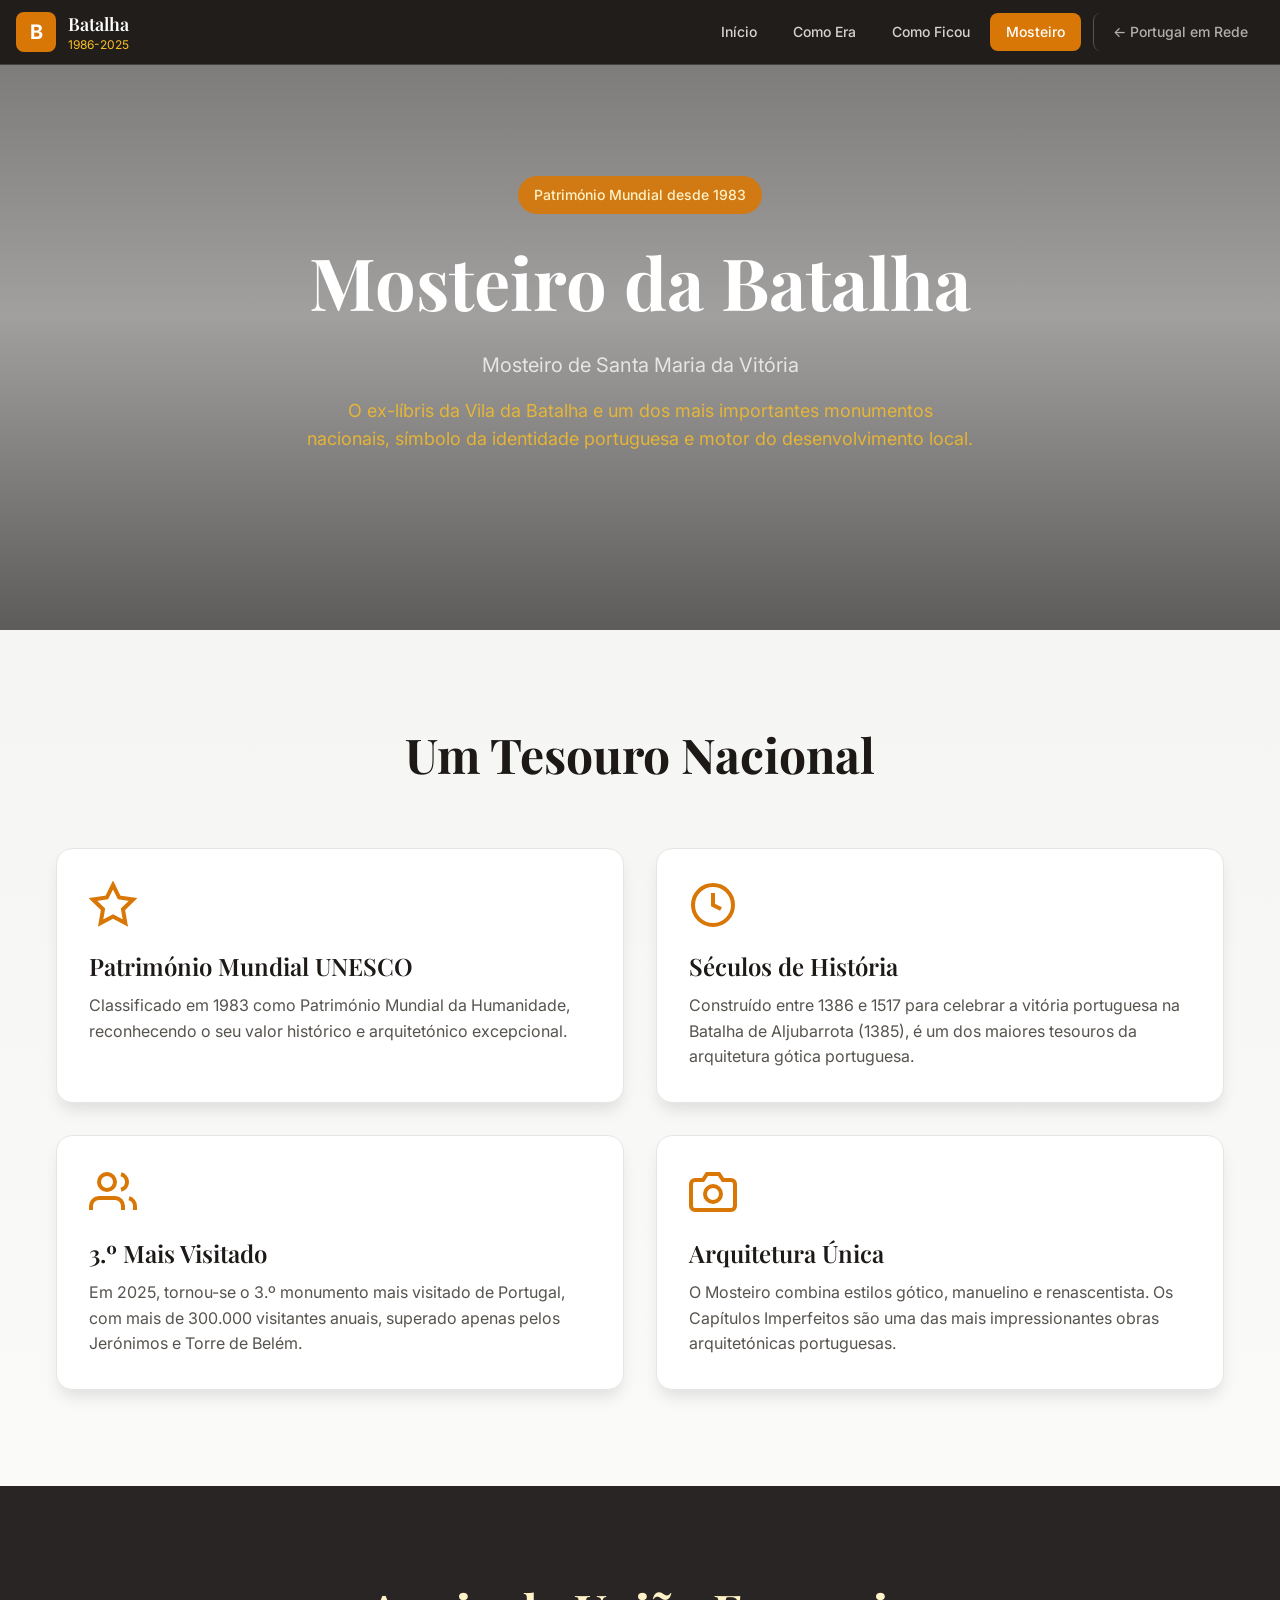
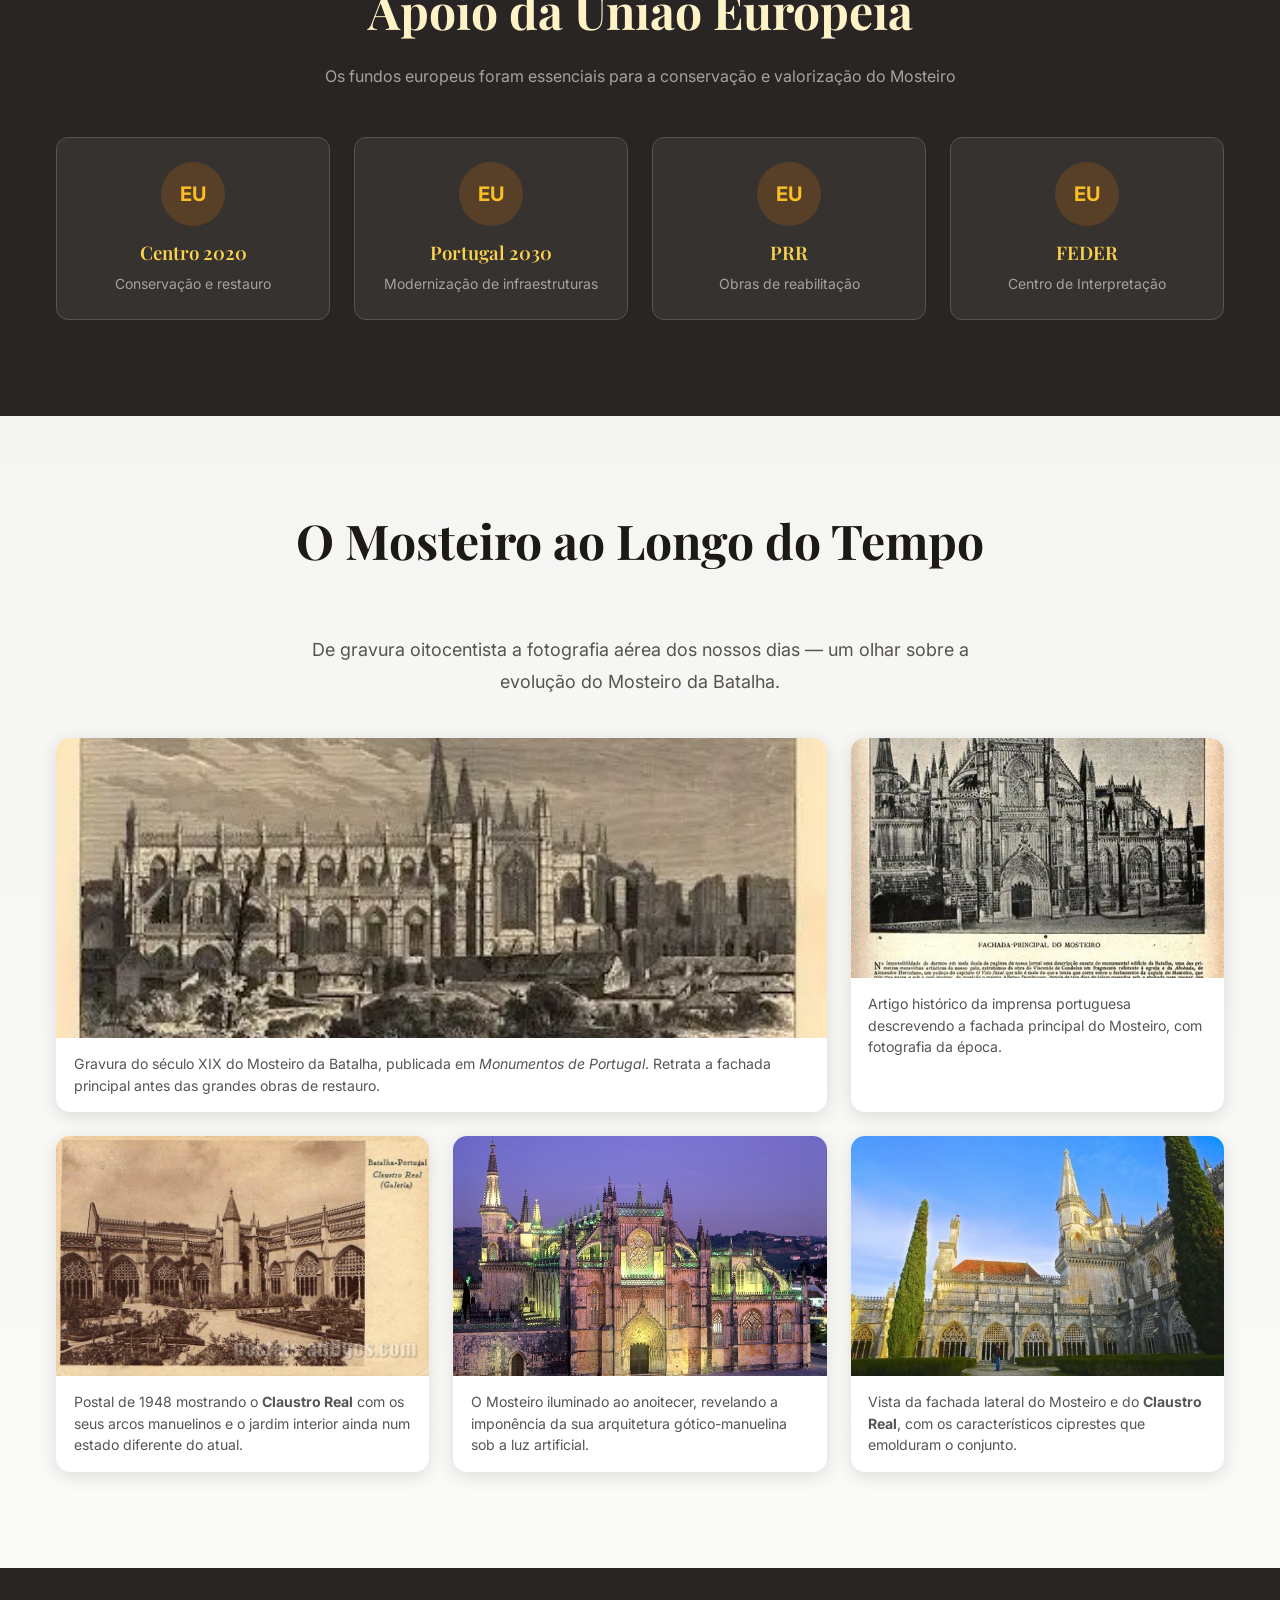
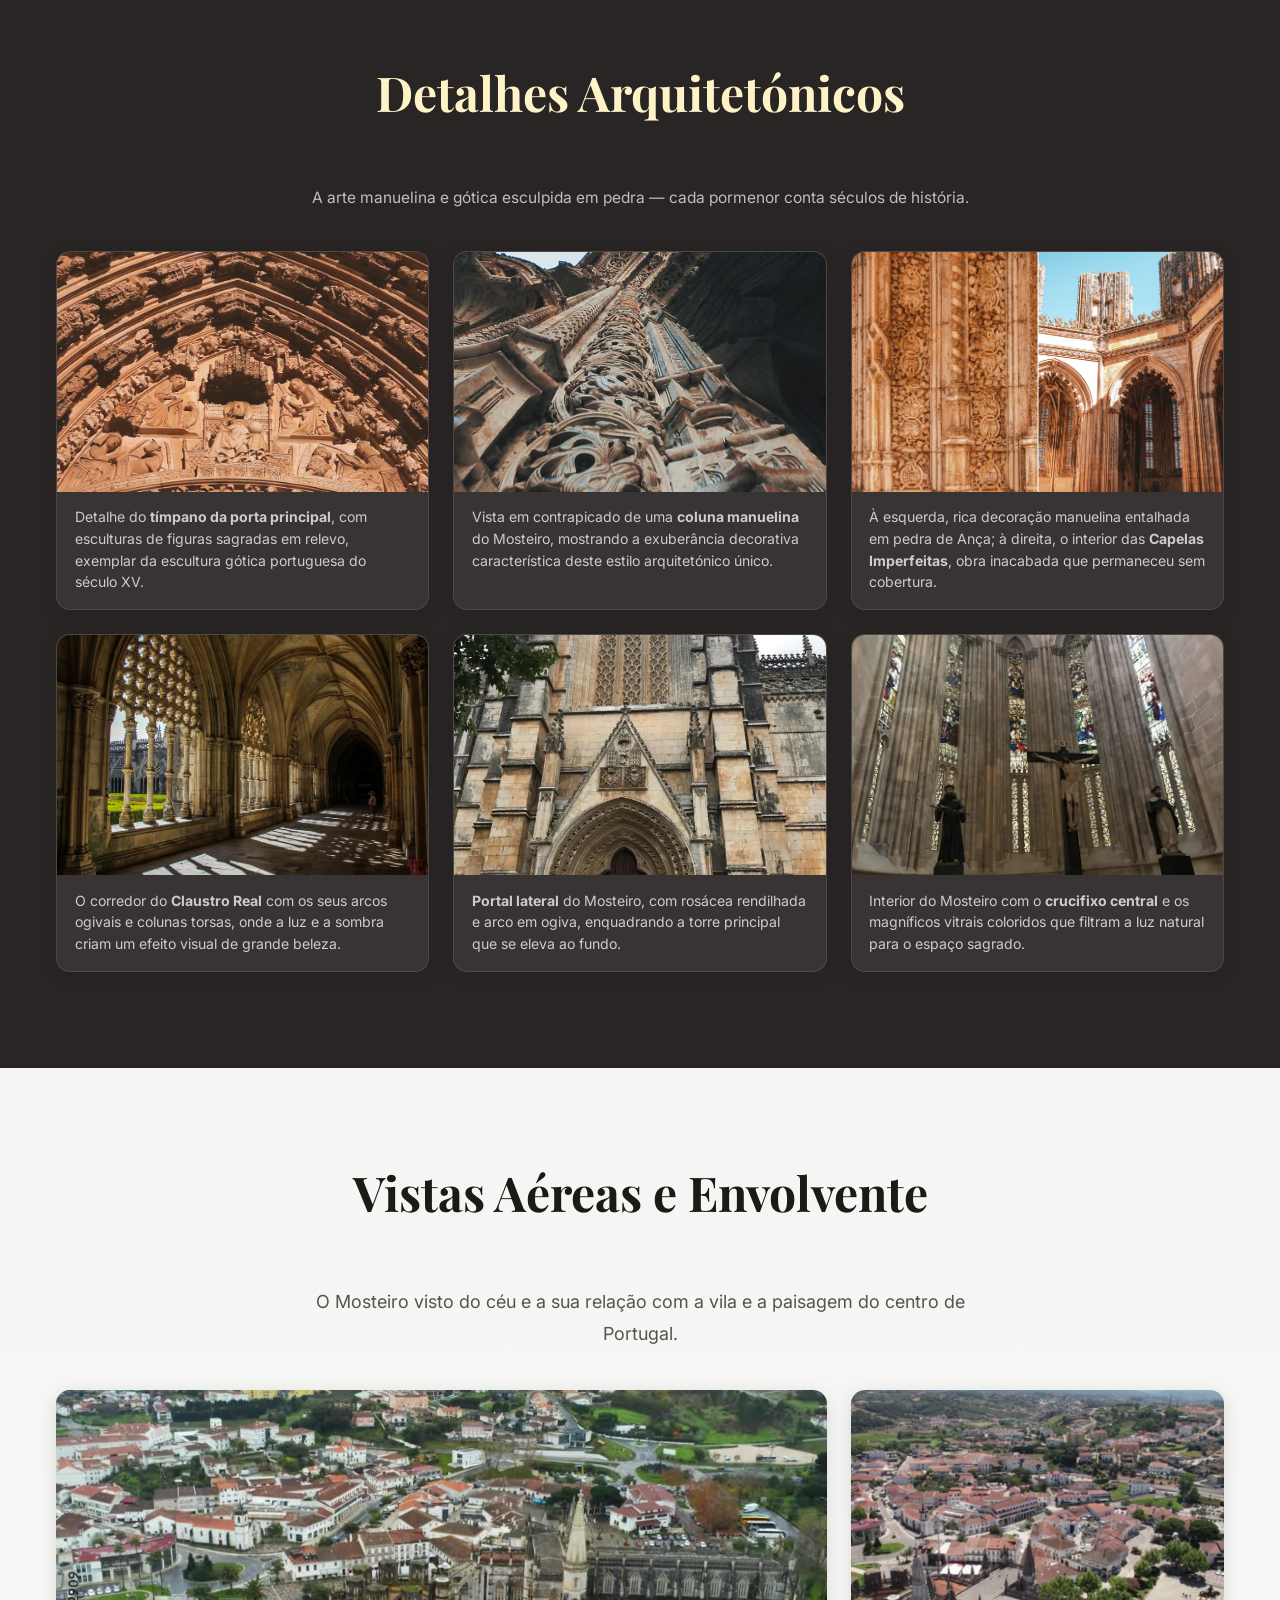
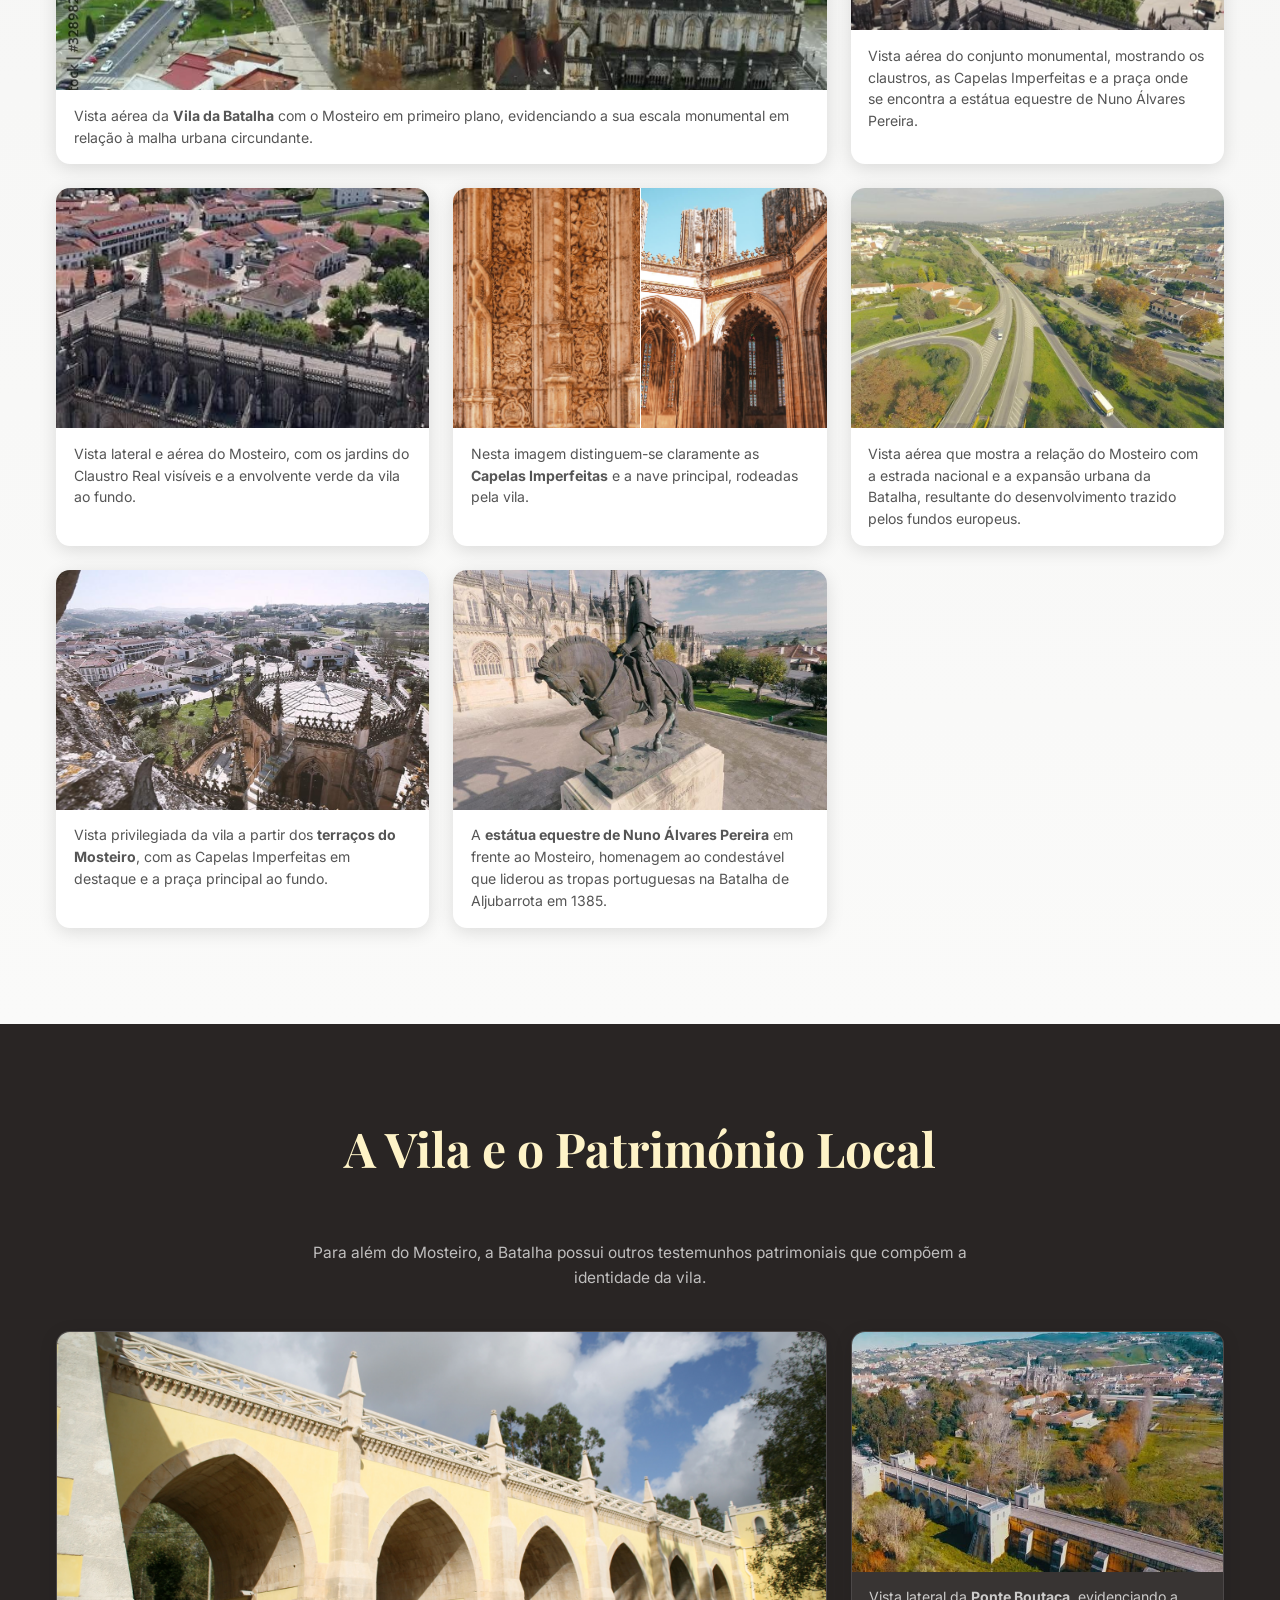
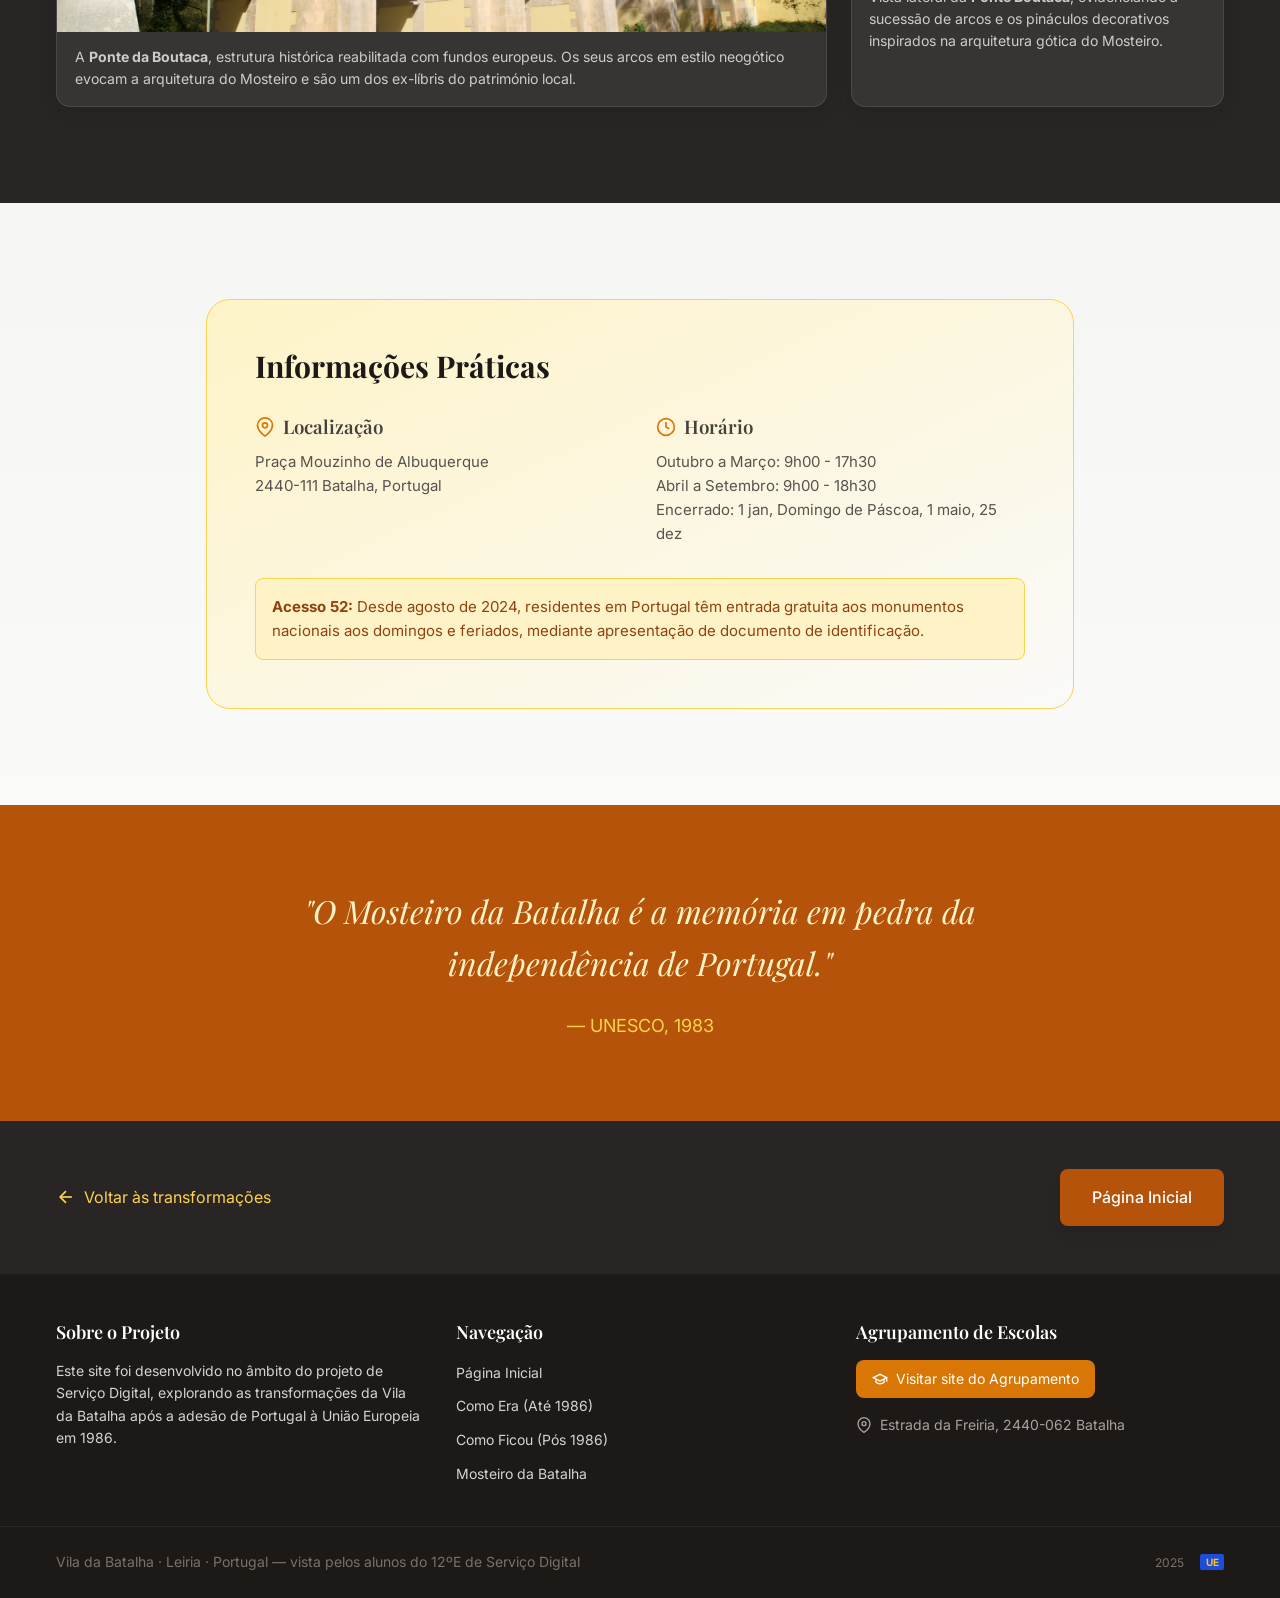
<file: site-batalha/mosteiro.html>
<!DOCTYPE html>
<html lang="pt">
<head>
    <meta charset="UTF-8">
    <meta name="viewport" content="width=device-width, initial-scale=1.0">
    <title>Mosteiro da Batalha - Património Mundial UNESCO</title>
    <link rel="icon" type="image/svg+xml" href="favicon.svg">
    <link rel="stylesheet" href="css/style.css">
    <link href="https://fonts.googleapis.com/css2?family=Playfair+Display:wght@400;500;600;700&family=Inter:wght@300;400;500;600&display=swap" rel="stylesheet">
    <style>
        /* ── Galeria fotográfica ── */
        .gallery-grid {
            display: grid;
            grid-template-columns: repeat(auto-fill, minmax(300px, 1fr));
            gap: 1.5rem;
        }
        .gallery-item {
            margin: 0;
            border-radius: 14px;
            overflow: hidden;
            background: var(--card-bg, #fff);
            box-shadow: 0 4px 18px rgba(0,0,0,.12);
            transition: transform .3s, box-shadow .3s;
            display: flex;
            flex-direction: column;
        }
        .gallery-item:hover {
            transform: translateY(-6px);
            box-shadow: 0 12px 32px rgba(0,0,0,.2);
        }
        .gallery-item--wide {
            grid-column: span 2;
        }
        @media (max-width: 680px) {
            .gallery-item--wide { grid-column: span 1; }
        }
        .gallery-item img {
            width: 100%;
            height: 240px;
            object-fit: cover;
            display: block;
        }
        .gallery-item--wide img {
            height: 300px;
        }
        .gallery-item figcaption {
            padding: .9rem 1.1rem 1rem;
            font-size: .88rem;
            line-height: 1.55;
            color: var(--text-muted, #555);
            flex: 1;
        }
        .section-dark .gallery-item {
            background: rgba(255,255,255,0.07);
            border: 1px solid rgba(255,255,255,0.1);
        }
        .section-dark .gallery-item figcaption {
            color: rgba(255,255,255,0.75);
        }
    </style>
</head>
<body>
    <header class="header">
        <div class="header-container">
            <a href="index.html" class="logo">
                <div class="logo-icon">B</div>
                <div class="logo-text">
                    <span class="logo-title">Batalha</span>
                    <span class="logo-subtitle">1986-2025</span>
                </div>
            </a>
            <nav class="nav-desktop">
                <a href="index.html" class="nav-link">Início</a>
                <a href="antes.html" class="nav-link">Como Era</a>
                <a href="depois.html" class="nav-link">Como Ficou</a>
                <a href="mosteiro.html" class="nav-link active">Mosteiro</a>
                <a href="../index.html" class="nav-link" style="border-left:1px solid rgba(255,255,255,0.3); padding-left:1.2rem; margin-left:0.5rem; opacity:0.8;">← Portugal em Rede</a>
            </nav>
            <button class="menu-toggle" onclick="toggleMenu()">
                <span class="hamburger"></span>
            </button>
        </div>
        <nav class="nav-mobile" id="navMobile">
            <a href="index.html" class="nav-mobile-link">Início</a>
            <a href="antes.html" class="nav-mobile-link">Como Era</a>
            <a href="depois.html" class="nav-mobile-link">Como Ficou</a>
            <a href="mosteiro.html" class="nav-mobile-link active">Mosteiro</a>
            <a href="../index.html" class="nav-mobile-link" style="opacity:0.75; border-top:1px solid rgba(255,255,255,0.15); margin-top:0.5rem; padding-top:0.8rem;">← Voltar ao Portugal em Rede</a>
        </nav>
    </header>

    <section class="mosteiro-hero" style="background-image: url('https://images.pexels.com/photos/24778044/pexels-photo-24778044.jpeg?auto=compress&cs=tinysrgb&w=1920');">
        <div class="mosteiro-hero-overlay"></div>
        <div class="mosteiro-hero-content">
            <span class="mosteiro-badge">Património Mundial desde 1983</span>
            <h1 class="mosteiro-title">Mosteiro da Batalha</h1>
            <p class="mosteiro-subtitle">Mosteiro de Santa Maria da Vitória</p>
            <p class="mosteiro-description">O ex-líbris da Vila da Batalha e um dos mais importantes monumentos nacionais, símbolo da identidade portuguesa e motor do desenvolvimento local.</p>
        </div>
    </section>

    <section class="section section-light">
        <div class="container">
            <h2 class="section-title">Um Tesouro Nacional</h2>
            <div class="features-grid">
                <div class="feature-card">
                    <svg class="feature-icon" viewBox="0 0 24 24" fill="none" stroke="currentColor" stroke-width="2"><polygon points="12 2 15.09 8.26 22 9.27 17 14.14 18.18 21.02 12 17.77 5.82 21.02 7 14.14 2 9.27 8.91 8.26 12 2"></polygon></svg>
                    <h3 class="feature-title">Património Mundial UNESCO</h3>
                    <p class="feature-text">Classificado em 1983 como Património Mundial da Humanidade, reconhecendo o seu valor histórico e arquitetónico excepcional.</p>
                </div>
                <div class="feature-card">
                    <svg class="feature-icon" viewBox="0 0 24 24" fill="none" stroke="currentColor" stroke-width="2"><circle cx="12" cy="12" r="10"></circle><polyline points="12 6 12 12 16 14"></polyline></svg>
                    <h3 class="feature-title">Séculos de História</h3>
                    <p class="feature-text">Construído entre 1386 e 1517 para celebrar a vitória portuguesa na Batalha de Aljubarrota (1385), é um dos maiores tesouros da arquitetura gótica portuguesa.</p>
                </div>
                <div class="feature-card">
                    <svg class="feature-icon" viewBox="0 0 24 24" fill="none" stroke="currentColor" stroke-width="2"><path d="M17 21v-2a4 4 0 0 0-4-4H5a4 4 0 0 0-4 4v2"></path><circle cx="9" cy="7" r="4"></circle><path d="M23 21v-2a4 4 0 0 0-3-3.87"></path><path d="M16 3.13a4 4 0 0 1 0 7.75"></path></svg>
                    <h3 class="feature-title">3.º Mais Visitado</h3>
                    <p class="feature-text">Em 2025, tornou-se o 3.º monumento mais visitado de Portugal, com mais de 300.000 visitantes anuais, superado apenas pelos Jerónimos e Torre de Belém.</p>
                </div>
                <div class="feature-card">
                    <svg class="feature-icon" viewBox="0 0 24 24" fill="none" stroke="currentColor" stroke-width="2"><path d="M23 19a2 2 0 0 1-2 2H3a2 2 0 0 1-2-2V8a2 2 0 0 1 2-2h4l2-3h6l2 3h4a2 2 0 0 1 2 2z"></path><circle cx="12" cy="13" r="4"></circle></svg>
                    <h3 class="feature-title">Arquitetura Única</h3>
                    <p class="feature-text">O Mosteiro combina estilos gótico, manuelino e renascentista. Os Capítulos Imperfeitos são uma das mais impressionantes obras arquitetónicas portuguesas.</p>
                </div>
            </div>
        </div>
    </section>

    <section class="section section-dark">
        <div class="container">
            <h2 class="section-title section-title-light">Apoio da União Europeia</h2>
            <p class="section-subtitle-light">Os fundos europeus foram essenciais para a conservação e valorização do Mosteiro</p>
            <div class="eu-support-grid">
                <div class="eu-support-card"><div class="eu-support-icon">EU</div><h3 class="eu-support-title">Centro 2020</h3><p class="eu-support-text">Conservação e restauro</p></div>
                <div class="eu-support-card"><div class="eu-support-icon">EU</div><h3 class="eu-support-title">Portugal 2030</h3><p class="eu-support-text">Modernização de infraestruturas</p></div>
                <div class="eu-support-card"><div class="eu-support-icon">EU</div><h3 class="eu-support-title">PRR</h3><p class="eu-support-text">Obras de reabilitação</p></div>
                <div class="eu-support-card"><div class="eu-support-icon">EU</div><h3 class="eu-support-title">FEDER</h3><p class="eu-support-text">Centro de Interpretação</p></div>
            </div>
        </div>
    </section>

    <!-- ═══════════ GALERIA FOTOGRÁFICA ═══════════ -->

    <!-- 1. O Mosteiro ao Longo do Tempo -->
    <section class="section section-light">
        <div class="container">
            <h2 class="section-title">O Mosteiro ao Longo do Tempo</h2>
            <p class="section-text" style="text-align:center; max-width:700px; margin:0 auto 2.5rem;">De gravura oitocentista a fotografia aérea dos nossos dias — um olhar sobre a evolução do Mosteiro da Batalha.</p>
            <div class="gallery-grid">

                <figure class="gallery-item gallery-item--wide">
                    <img src="images/7a.jpg" alt="Gravura antiga do Mosteiro da Batalha" loading="lazy">
                    <figcaption>Gravura do século XIX do Mosteiro da Batalha, publicada em <em>Monumentos de Portugal</em>. Retrata a fachada principal antes das grandes obras de restauro.</figcaption>
                </figure>

                <figure class="gallery-item">
                    <img src="images/OIP.webp" alt="Artigo histórico sobre o Mosteiro da Batalha" loading="lazy">
                    <figcaption>Artigo histórico da imprensa portuguesa descrevendo a fachada principal do Mosteiro, com fotografia da época.</figcaption>
                </figure>

                <figure class="gallery-item">
                    <img src="images/7.jpg" alt="Postal do Claustro Real em 1948" loading="lazy">
                    <figcaption>Postal de 1948 mostrando o <strong>Claustro Real</strong> com os seus arcos manuelinos e o jardim interior ainda num estado diferente do atual.</figcaption>
                </figure>

                <figure class="gallery-item">
                    <img src="images/8a.jpg" alt="Mosteiro da Batalha iluminado ao anoitecer" loading="lazy">
                    <figcaption>O Mosteiro iluminado ao anoitecer, revelando a imponência da sua arquitetura gótico-manuelina sob a luz artificial.</figcaption>
                </figure>

                <figure class="gallery-item">
                    <img src="images/2b.jpg" alt="Fachada lateral e Claustro Real" loading="lazy">
                    <figcaption>Vista da fachada lateral do Mosteiro e do <strong>Claustro Real</strong>, com os característicos ciprestes que emolduram o conjunto.</figcaption>
                </figure>

            </div>
        </div>
    </section>

    <!-- 2. Detalhes Arquitetónicos -->
    <section class="section section-dark">
        <div class="container">
            <h2 class="section-title section-title-light">Detalhes Arquitetónicos</h2>
            <p style="text-align:center; color:rgba(255,255,255,0.7); max-width:680px; margin:0 auto 2.5rem; font-size:0.97rem; line-height:1.6;">A arte manuelina e gótica esculpida em pedra — cada pormenor conta séculos de história.</p>
            <div class="gallery-grid">

                <figure class="gallery-item">
                    <img src="images/1b.jpg" alt="Tímpano da porta principal do Mosteiro" loading="lazy">
                    <figcaption>Detalhe do <strong>tímpano da porta principal</strong>, com esculturas de figuras sagradas em relevo, exemplar da escultura gótica portuguesa do século XV.</figcaption>
                </figure>

                <figure class="gallery-item">
                    <img src="images/2a.jpg" alt="Coluna manuelina do Mosteiro da Batalha" loading="lazy">
                    <figcaption>Vista em contrapicado de uma <strong>coluna manuelina</strong> do Mosteiro, mostrando a exuberância decorativa característica deste estilo arquitetónico único.</figcaption>
                </figure>

                <figure class="gallery-item">
                    <img src="images/1a.jpg" alt="Capelas Imperfeitas e decoração manuelina" loading="lazy">
                    <figcaption>À esquerda, rica decoração manuelina entalhada em pedra de Ança; à direita, o interior das <strong>Capelas Imperfeitas</strong>, obra inacabada que permaneceu sem cobertura.</figcaption>
                </figure>

                <figure class="gallery-item">
                    <img src="images/8.jpg" alt="Corredor do Claustro Real com arcos góticos" loading="lazy">
                    <figcaption>O corredor do <strong>Claustro Real</strong> com os seus arcos ogivais e colunas torsas, onde a luz e a sombra criam um efeito visual de grande beleza.</figcaption>
                </figure>

                <figure class="gallery-item">
                    <img src="images/3a.webp" alt="Portal lateral do Mosteiro da Batalha" loading="lazy">
                    <figcaption><strong>Portal lateral</strong> do Mosteiro, com rosácea rendilhada e arco em ogiva, enquadrando a torre principal que se eleva ao fundo.</figcaption>
                </figure>

                <figure class="gallery-item">
                    <img src="images/4a.webp" alt="Interior com vitrais e crucifixo" loading="lazy">
                    <figcaption>Interior do Mosteiro com o <strong>crucifixo central</strong> e os magníficos vitrais coloridos que filtram a luz natural para o espaço sagrado.</figcaption>
                </figure>

            </div>
        </div>
    </section>

    <!-- 3. Vistas Aéreas e Envolvente -->
    <section class="section section-light">
        <div class="container">
            <h2 class="section-title">Vistas Aéreas e Envolvente</h2>
            <p class="section-text" style="text-align:center; max-width:700px; margin:0 auto 2.5rem;">O Mosteiro visto do céu e a sua relação com a vila e a paisagem do centro de Portugal.</p>
            <div class="gallery-grid">

                <figure class="gallery-item gallery-item--wide">
                    <img src="images/6.jpg" alt="Vista aérea da Vila da Batalha com o Mosteiro" loading="lazy">
                    <figcaption>Vista aérea da <strong>Vila da Batalha</strong> com o Mosteiro em primeiro plano, evidenciando a sua escala monumental em relação à malha urbana circundante.</figcaption>
                </figure>

                <figure class="gallery-item">
                    <img src="images/9.jpg" alt="Vista aérea do conjunto monumental" loading="lazy">
                    <figcaption>Vista aérea do conjunto monumental, mostrando os claustros, as Capelas Imperfeitas e a praça onde se encontra a estátua equestre de Nuno Álvares Pereira.</figcaption>
                </figure>

                <figure class="gallery-item">
                    <img src="images/3b.jpg" alt="Vista lateral aérea do Mosteiro" loading="lazy">
                    <figcaption>Vista lateral e aérea do Mosteiro, com os jardins do Claustro Real visíveis e a envolvente verde da vila ao fundo.</figcaption>
                </figure>

                <figure class="gallery-item">
                    <img src="images/1a.jpg" alt="O Mosteiro e as Capelas Imperfeitas" loading="lazy">
                    <figcaption>Nesta imagem distinguem-se claramente as <strong>Capelas Imperfeitas</strong> e a nave principal, rodeadas pela vila.</figcaption>
                </figure>

                <figure class="gallery-item">
                    <img src="images/1.jpg" alt="Vista aérea do Mosteiro e da estrada nacional" loading="lazy">
                    <figcaption>Vista aérea que mostra a relação do Mosteiro com a estrada nacional e a expansão urbana da Batalha, resultante do desenvolvimento trazido pelos fundos europeus.</figcaption>
                </figure>

                <figure class="gallery-item">
                    <img src="images/2.jpg" alt="Vista da vila a partir do telhado do Mosteiro" loading="lazy">
                    <figcaption>Vista privilegiada da vila a partir dos <strong>terraços do Mosteiro</strong>, com as Capelas Imperfeitas em destaque e a praça principal ao fundo.</figcaption>
                </figure>

                <figure class="gallery-item">
                    <img src="images/3.jpg" alt="Estátua de Nuno Álvares Pereira" loading="lazy">
                    <figcaption>A <strong>estátua equestre de Nuno Álvares Pereira</strong> em frente ao Mosteiro, homenagem ao condestável que liderou as tropas portuguesas na Batalha de Aljubarrota em 1385.</figcaption>
                </figure>

            </div>
        </div>
    </section>

    <!-- 4. A Vila e a Ponte Boutaca -->
    <section class="section section-dark">
        <div class="container">
            <h2 class="section-title section-title-light">A Vila e o Património Local</h2>
            <p style="text-align:center; color:rgba(255,255,255,0.7); max-width:680px; margin:0 auto 2.5rem; font-size:0.97rem; line-height:1.6;">Para além do Mosteiro, a Batalha possui outros testemunhos patrimoniais que compõem a identidade da vila.</p>
            <div class="gallery-grid">

                <figure class="gallery-item gallery-item--wide">
                    <img src="images/9a.jpg" alt="Ponte da Boutaca reabilitada" loading="lazy">
                    <figcaption>A <strong>Ponte da Boutaca</strong>, estrutura histórica reabilitada com fundos europeus. Os seus arcos em estilo neogótico evocam a arquitetura do Mosteiro e são um dos ex-líbris do património local.</figcaption>
                </figure>

                <figure class="gallery-item">
                    <img src="images/5.jpg" alt="Ponte Boutaca — ângulo lateral" loading="lazy">
                    <figcaption>Vista lateral da <strong>Ponte Boutaca</strong>, evidenciando a sucessão de arcos e os pináculos decorativos inspirados na arquitetura gótica do Mosteiro.</figcaption>
                </figure>

            </div>
        </div>
    </section>

    <!-- INFORMAÇÕES PRÁTICAS -->
    <section class="section section-light">
        <div class="container container-narrow">
            <div class="info-box">
                <h2 class="info-box-title">Informações Práticas</h2>
                <div class="info-grid">
                    <div class="info-col">
                        <h3 class="info-col-title">
                            <svg class="info-col-icon" viewBox="0 0 24 24" fill="none" stroke="currentColor" stroke-width="2"><path d="M21 10c0 7-9 13-9 13s-9-6-9-13a9 9 0 0 1 18 0z"></path><circle cx="12" cy="10" r="3"></circle></svg>
                            Localização
                        </h3>
                        <p class="info-col-text">Praça Mouzinho de Albuquerque<br>2440-111 Batalha, Portugal</p>
                    </div>
                    <div class="info-col">
                        <h3 class="info-col-title">
                            <svg class="info-col-icon" viewBox="0 0 24 24" fill="none" stroke="currentColor" stroke-width="2"><circle cx="12" cy="12" r="10"></circle><polyline points="12 6 12 12 16 14"></polyline></svg>
                            Horário
                        </h3>
                        <p class="info-col-text">Outubro a Março: 9h00 - 17h30<br>Abril a Setembro: 9h00 - 18h30<br>Encerrado: 1 jan, Domingo de Páscoa, 1 maio, 25 dez</p>
                    </div>
                </div>
                <div class="info-alert">
                    <p class="info-alert-text"><strong>Acesso 52:</strong> Desde agosto de 2024, residentes em Portugal têm entrada gratuita aos monumentos nacionais aos domingos e feriados, mediante apresentação de documento de identificação.</p>
                </div>
            </div>
        </div>
    </section>

    <section class="quote-section">
        <div class="container">
            <blockquote class="quote">"O Mosteiro da Batalha é a memória em pedra da independência de Portugal."</blockquote>
            <p class="quote-author">— UNESCO, 1983</p>
        </div>
    </section>

    <section class="nav-section nav-section-dark">
        <div class="container">
            <div class="nav-buttons">
                <a href="depois.html" class="nav-link-back nav-link-back-light">
                    <svg class="nav-link-icon" viewBox="0 0 24 24" fill="none" stroke="currentColor" stroke-width="2"><line x1="19" y1="12" x2="5" y2="12"></line><polyline points="12 19 5 12 12 5"></polyline></svg>
                    Voltar às transformações
                </a>
                <a href="index.html" class="btn btn-primary">Página Inicial</a>
            </div>
        </div>
    </section>

    <footer class="footer">
        <div class="container">
            <div class="footer-grid">
                <div class="footer-col">
                    <h3 class="footer-title">Sobre o Projeto</h3>
                    <p class="footer-text">Este site foi desenvolvido no âmbito do projeto de Serviço Digital, explorando as transformações da Vila da Batalha após a adesão de Portugal à União Europeia em 1986.</p>
                </div>
                <div class="footer-col">
                    <h3 class="footer-title">Navegação</h3>
                    <ul class="footer-nav">
                        <li><a href="index.html">Página Inicial</a></li>
                        <li><a href="antes.html">Como Era (Até 1986)</a></li>
                        <li><a href="depois.html">Como Ficou (Pós 1986)</a></li>
                        <li><a href="mosteiro.html">Mosteiro da Batalha</a></li>
                    </ul>
                </div>
                <div class="footer-col">
                    <h3 class="footer-title">Agrupamento de Escolas</h3>
                    <a href="https://agbatalha.pt/portal/" target="_blank" rel="noopener noreferrer" class="footer-btn">
                        <svg class="footer-btn-icon" viewBox="0 0 24 24" fill="none" stroke="currentColor" stroke-width="2"><path d="M22 10v6M2 10l10-5 10 5-10 5z"></path><path d="M6 12v5c3 3 9 3 12 0v-5"></path></svg>
                        Visitar site do Agrupamento
                    </a>
                    <p class="footer-address">
                        <svg class="footer-address-icon" viewBox="0 0 24 24" fill="none" stroke="currentColor" stroke-width="2"><path d="M21 10c0 7-9 13-9 13s-9-6-9-13a9 9 0 0 1 18 0z"></path><circle cx="12" cy="10" r="3"></circle></svg>
                        Estrada da Freiria, 2440-062 Batalha
                    </p>
                </div>
            </div>
        </div>
        <div class="footer-bottom">
            <div class="container">
                <p class="footer-credits">Vila da Batalha · Leiria · Portugal — vista pelos alunos do 12ºE de Serviço Digital</p>
                <div class="footer-year"><span>2025</span><span class="eu-badge">UE</span></div>
            </div>
        </div>
    </footer>
    <script src="js/main.js"></script>
</body>
</html>
</file>
<file: style.css>
/* ══════════════════════════════════════════════════════════════
   PORTUGAL EM REDE — style.css
   Paleta: azul escuro + âmbar/laranja (harmonia com site-batalha)
   Fundo: nunca totalmente preto — gradientes suaves
   ══════════════════════════════════════════════════════════════ */

/* ── Variáveis modo claro ─────────────────────────────────────── */
:root {
    --bg-gradient:     linear-gradient(135deg, #eef2f7 0%, #dce6f0 60%, #c8d8e8 100%);
    --header-bg:       rgba(255, 255, 255, 0.96);
    --text-color:      #1e2d3d;
    --text-muted:      #5a6a7a;
    --card-bg:         rgba(255, 255, 255, 0.82);
    --primary-blue:    #126d99;
    --primary-dark:    #0d4f70;
    --accent:          #c87941;        /* âmbar — harmonia com site-batalha */
    --accent-hover:    #a85e2a;
    --eu-yellow:       #FFCC00;
    --shadow:          rgba(18, 109, 153, 0.12);
    --shadow-md:       rgba(18, 109, 153, 0.18);
    --glass-border:    rgba(255, 255, 255, 0.45);
    --nomes:           #1e2d3d;
    --section-bg:      rgba(255,255,255,0.55);
    --stat-bg:         rgba(18,109,153,0.08);
    --footer-bg:       #1a2e3d;
    --footer-text:     #c8d8e4;
    --footer-heading:  #ffffff;
    --footer-link:     #90bdd4;
    --footer-border:   rgba(255,255,255,0.1);
}

/* ── Variáveis modo escuro ────────────────────────────────────── */
[data-theme="dark"] {
    --bg-gradient:     linear-gradient(135deg, #1a2535 0%, #243447 50%, #1e2d3d 100%);
    --header-bg:       rgba(18, 28, 42, 0.97);
    --text-color:      #e8f0f6;
    --text-muted:      #8eacc0;
    --card-bg:         rgba(255, 255, 255, 0.07);
    --primary-blue:    #3aafe0;
    --primary-dark:    #2a9fda;
    --accent:          #d4895a;
    --accent-hover:    #e09060;
    --shadow:          rgba(0, 0, 0, 0.35);
    --shadow-md:       rgba(0, 0, 0, 0.5);
    --glass-border:    rgba(255, 255, 255, 0.1);
    --nomes:           #e8f0f6;
    --section-bg:      rgba(255,255,255,0.04);
    --stat-bg:         rgba(58,175,224,0.1);
    --footer-bg:       #111c26;
    --footer-text:     #8eacc0;
    --footer-heading:  #e8f0f6;
    --footer-link:     #6aaecf;
    --footer-border:   rgba(255,255,255,0.08);
}

/* ── Reset base ───────────────────────────────────────────────── */
*, *::before, *::after {
    box-sizing: border-box;
    margin: 0;
    padding: 0;
    transition: background 0.4s ease, color 0.3s ease, border-color 0.3s ease;
}

body {
    font-family: 'Segoe UI', Roboto, Helvetica, sans-serif;
    background: var(--bg-gradient);
    background-attachment: fixed;
    color: var(--text-color);
    line-height: 1.7;
    min-height: 100vh;
}

/* ══════════════════════════════════════════════════ CABEÇALHO */
header {
    background: var(--header-bg);
    backdrop-filter: blur(12px);
    padding: 0.85rem 4% 0.85rem 3%;
    display: flex;
    align-items: center;
    gap: 1.2rem;
    box-shadow: 0 2px 18px var(--shadow);
    position: sticky;
    top: 0;
    z-index: 1000;
    flex-wrap: wrap;
}

.logo {
    font-weight: 800;
    font-size: 1.4rem;
    color: var(--primary-blue);
    text-decoration: none;
    display: flex;
    align-items: center;
    gap: 7px;
    white-space: nowrap;
    letter-spacing: -0.01em;
}

nav {
    display: flex;
    align-items: center;
    gap: 0.3rem;
    margin-left: auto;
    flex-wrap: wrap;
}

.buton_header {
    font-weight: 500;
    font-size: 0.97rem;
    color: var(--text-color);
    text-decoration: none;
    white-space: nowrap;
    padding: 0.4rem 0.85rem;
    border-radius: 8px;
    transition: background 0.2s, color 0.2s;
}
.buton_header:hover,
.buton_header.active {
    background: rgba(18, 109, 153, 0.12);
    color: var(--primary-blue);
    font-weight: 600;
}

#theme-toggle {
    background: var(--primary-blue);
    color: white;
    border: none;
    padding: 9px 16px;
    border-radius: 30px;
    cursor: pointer;
    font-weight: 600;
    display: flex;
    align-items: center;
    gap: 7px;
    box-shadow: 0 3px 10px var(--shadow);
    transition: transform 0.2s, opacity 0.2s;
}
#theme-toggle:hover { transform: translateY(-2px); opacity: 0.9; }
#theme-icon { width: 22px; height: 22px; }

/* ══════════════════════════════════════════════════════ HERO */
.hero {
    min-height: 520px;
    background:
        linear-gradient(rgba(13, 79, 112, 0.72), rgba(18, 109, 153, 0.60)),
        url('https://images.unsplash.com/photo-1526778548025-fa2f459cd5ce?auto=format&fit=crop&w=1350&q=80');
    background-size: cover;
    background-position: center;
    display: flex;
    align-items: center;
    justify-content: center;
    color: white;
    text-align: center;
    padding: 4rem 20px 5rem;
    clip-path: ellipse(150% 100% at 50% 0%);
}

.hero-content { max-width: 780px; }

.hero-badge {
    display: inline-block;
    background: rgba(255,255,255,0.18);
    border: 1px solid rgba(255,255,255,0.35);
    backdrop-filter: blur(6px);
    color: white;
    font-size: 0.88rem;
    font-weight: 700;
    letter-spacing: 0.08em;
    padding: 5px 16px;
    border-radius: 30px;
    margin-bottom: 1.2rem;
    text-transform: uppercase;
}

.hero h1 {
    font-size: clamp(2.6rem, 6vw, 4rem);
    font-weight: 800;
    margin-bottom: 1rem;
    text-shadow: 2px 2px 14px rgba(0,0,0,0.35);
    letter-spacing: -0.02em;
}

.hero p {
    font-size: 1.2rem;
    max-width: 660px;
    margin: 0 auto 2rem;
    opacity: 0.92;
    line-height: 1.65;
}

.hero-btns {
    display: flex;
    gap: 1rem;
    justify-content: center;
    flex-wrap: wrap;
}

.hero-btn {
    padding: 0.85rem 2rem;
    border-radius: 50px;
    font-weight: 700;
    font-size: 1rem;
    text-decoration: none;
    transition: all 0.3s;
}
.hero-btn-primary {
    background: var(--accent);
    color: white;
    box-shadow: 0 4px 16px rgba(200,121,65,0.45);
}
.hero-btn-primary:hover { background: var(--accent-hover); transform: translateY(-2px); }
.hero-btn-outline {
    background: rgba(255,255,255,0.15);
    color: white;
    border: 2px solid rgba(255,255,255,0.6);
    backdrop-filter: blur(4px);
}
.hero-btn-outline:hover { background: rgba(255,255,255,0.28); transform: translateY(-2px); }

/* ════════════════════════════════════════ TAREFA 5: CLUBE BANNER */
.clube-banner {
    background: var(--section-bg);
    border-top: 3px solid var(--accent);
    border-bottom: 1px solid var(--glass-border);
    padding: 1.8rem 5%;
    display: flex;
    align-items: center;
    gap: 2.5rem;
    flex-wrap: wrap;
    justify-content: center;
    backdrop-filter: blur(8px);
}

.clube-logos {
    display: flex;
    align-items: center;
    gap: 1.5rem;
    flex-shrink: 0;
}
.clube-logos img {
    height: 70px;
    width: auto;
    object-fit: contain;
    border-radius: 8px;
    box-shadow: 0 3px 10px var(--shadow);
    transition: transform 0.3s;
}
.clube-logos img:hover { transform: scale(1.07); }

.clube-texto { max-width: 600px; }

.clube-tema-label {
    font-size: 0.75rem;
    font-weight: 700;
    text-transform: uppercase;
    letter-spacing: 0.1em;
    color: var(--accent);
    display: block;
    margin-bottom: 0.4rem;
}
.clube-tema {
    font-size: 1.1rem;
    font-weight: 600;
    color: var(--text-color);
    line-height: 1.4;
    font-style: italic;
}

/* ════════════════════════════════════════════════ INTRODUÇÃO */
.intro-section {
    padding: 5rem 5% 4rem;
    max-width: 1300px;
    margin: 0 auto;
}

.intro-inner {
    display: grid;
    grid-template-columns: 1.4fr 1fr;
    gap: 4rem;
    align-items: start;
}

.section-label {
    display: inline-block;
    font-size: 0.78rem;
    font-weight: 700;
    text-transform: uppercase;
    letter-spacing: 0.1em;
    color: var(--accent);
    border-left: 3px solid var(--accent);
    padding-left: 0.7rem;
    margin-bottom: 1rem;
}

.intro-text-col h2 {
    font-size: clamp(1.7rem, 3vw, 2.4rem);
    font-weight: 800;
    color: var(--text-color);
    line-height: 1.25;
    margin-bottom: 1.5rem;
    letter-spacing: -0.02em;
}
.intro-text-col h2 em {
    color: var(--primary-blue);
    font-style: normal;
}

.intro-text-col p {
    font-size: 1.05rem;
    color: var(--text-color);
    line-height: 1.75;
    margin-bottom: 1.1rem;
    opacity: 0.9;
}

/* Stats grid */
.intro-stats-col {
    display: grid;
    grid-template-columns: 1fr 1fr;
    gap: 1rem;
    padding-top: 1rem;
}

.stat-card {
    background: var(--stat-bg);
    border: 1px solid var(--glass-border);
    border-radius: 16px;
    padding: 1.5rem 1rem;
    text-align: center;
    transition: transform 0.3s, box-shadow 0.3s;
}
.stat-card:hover {
    transform: translateY(-5px);
    box-shadow: 0 8px 24px var(--shadow-md);
}
.stat-num {
    font-size: 2rem;
    font-weight: 800;
    color: var(--primary-blue);
    line-height: 1;
    margin-bottom: 0.4rem;
}
.stat-label {
    font-size: 0.85rem;
    color: var(--text-muted);
    font-weight: 500;
}
.highlight-stat { border-color: var(--accent); }
.highlight-stat .stat-num { color: var(--accent); }

/* ══════════════════════════════════════════════════════ CARDS */
.cards-section {
    padding: 2rem 5% 5rem;
    max-width: 1300px;
    margin: 0 auto;
}

.cards-header {
    text-align: center;
    margin-bottom: 2.5rem;
}
.cards-header h2 {
    font-size: clamp(1.5rem, 3vw, 2rem);
    font-weight: 800;
    color: var(--text-color);
    letter-spacing: -0.02em;
    margin-top: 0.5rem;
}

.container {
    display: grid;
    grid-template-columns: repeat(auto-fit, minmax(280px, 1fr));
    gap: 1.6rem;
}

.card {
    background: var(--card-bg);
    backdrop-filter: blur(15px);
    border-radius: 20px;
    padding: 2rem 1.6rem;
    border: 1px solid var(--glass-border);
    box-shadow: 0 8px 24px var(--shadow);
    text-align: center;
    transition: all 0.35s ease;
    display: flex;
    flex-direction: column;
    align-items: center;
    gap: 0.7rem;
}
.card:hover {
    transform: translateY(-10px);
    box-shadow: 0 16px 40px var(--shadow-md);
    border-bottom: 4px solid var(--accent);
}

.card-icon {
    font-size: 2.2rem;
    margin-bottom: 0.2rem;
}

.card h3 {
    color: var(--nomes);
    font-size: 1.3rem;
    font-weight: 700;
    margin-bottom: 0.3rem;
}

.card p {
    font-size: 0.95rem;
    color: var(--text-muted);
    line-height: 1.6;
    flex: 1;
}

.card-youtube:hover { border-bottom-color: #e63946; }

/* ══════════════════════════════════════════════════ BOTÕES */
.btn {
    display: inline-block;
    margin-top: 0.8rem;
    padding: 0.8rem 1.8rem;
    background-color: var(--primary-blue);
    color: white;
    border-radius: 50px;
    text-decoration: none;
    font-weight: 700;
    font-size: 0.93rem;
    transition: all 0.3s;
    box-shadow: 0 3px 10px var(--shadow);
}
.btn:hover {
    background-color: var(--accent);
    transform: scale(1.05);
    box-shadow: 0 6px 18px rgba(200,121,65,0.35);
}
.btn-red { background-color: #e63946; }
.btn-red:hover { background-color: #c1121f; }

/* ═══════════════════════════════════════ TAREFA 1: RODAPÉ */
.footer-novo {
    background: var(--footer-bg);
    color: var(--footer-text);
    padding: 3.5rem 5% 0;
    border-top: 3px solid var(--accent);
}

.footer-grid {
    display: grid;
    grid-template-columns: 2fr 1fr 1.4fr;
    gap: 3rem;
    max-width: 1200px;
    margin: 0 auto;
    padding-bottom: 3rem;
    border-bottom: 1px solid var(--footer-border);
}

.footer-col h4 {
    color: var(--footer-heading);
    font-size: 1rem;
    font-weight: 700;
    margin-bottom: 1rem;
    letter-spacing: 0.03em;
    padding-bottom: 0.5rem;
    border-bottom: 2px solid var(--accent);
    display: inline-block;
}

.footer-col p {
    font-size: 0.9rem;
    line-height: 1.7;
    color: var(--footer-text);
}
.footer-col p em { color: #aac8d8; }
.footer-col p strong { color: var(--footer-heading); }

.footer-links {
    list-style: none;
    display: flex;
    flex-direction: column;
    gap: 0.5rem;
}
.footer-links a {
    color: var(--footer-link);
    text-decoration: none;
    font-size: 0.92rem;
    transition: color 0.2s, padding-left 0.2s;
    display: block;
}
.footer-links a:hover {
    color: white;
    padding-left: 6px;
}

.footer-btn-agrupamento {
    display: block;
    background: var(--accent);
    color: white;
    text-decoration: none;
    padding: 0.7rem 1.2rem;
    border-radius: 8px;
    font-weight: 700;
    font-size: 0.9rem;
    text-align: center;
    margin-bottom: 1rem;
    transition: background 0.3s, transform 0.2s;
}
.footer-btn-agrupamento:hover { background: var(--accent-hover); transform: translateY(-2px); }

.footer-morada {
    font-size: 0.88rem;
    color: var(--footer-text);
    margin-bottom: 0.9rem;
    line-height: 1.5;
}

.footer-btn-youtube {
    display: block;
    background: #e63946;
    color: white;
    text-decoration: none;
    padding: 0.65rem 1.2rem;
    border-radius: 8px;
    font-weight: 700;
    font-size: 0.88rem;
    text-align: center;
    transition: background 0.3s, transform 0.2s;
}
.footer-btn-youtube:hover { background: #c1121f; transform: translateY(-2px); }

.footer-bottom {
    max-width: 1200px;
    margin: 0 auto;
    padding: 1.2rem 0;
    display: flex;
    justify-content: space-between;
    align-items: center;
    font-size: 0.82rem;
    color: var(--footer-text);
    opacity: 0.8;
    flex-wrap: wrap;
    gap: 0.5rem;
}

.footer-eu-badge {
    background: var(--primary-blue);
    color: white;
    font-size: 0.78rem;
    font-weight: 700;
    padding: 3px 10px;
    border-radius: 20px;
}

/* ═══════════════════════════════════════════════ TABELAS */
table {
    border-collapse: collapse;
    width: 80%;
    margin: auto;
}
th, td {
    border: 1px solid #000;
    padding: 8px;
    text-align: left;
}
th { background-color: #97c3f7; }
td:first-child { background-color: #bbd7f8; font-weight: bold; }
td:nth-child(2), td:nth-child(3) { background-color: #eaf4ff; }

[data-theme="dark"] table { }
[data-theme="dark"] th, [data-theme="dark"] td { border-color: #ffffff; }
[data-theme="dark"] th { background-color: #5075a1; }
[data-theme="dark"] td:first-child, [data-theme="dark"] td:last-child { background-color: #7495bb; font-weight: bold; }
[data-theme="dark"] td:nth-child(2), [data-theme="dark"] td:nth-child(3) { background-color: #000000; }

/* ═══════════════════════════════════════ RESPONSIVO */
@media (max-width: 1024px) {
    .intro-inner {
        grid-template-columns: 1fr;
        gap: 2.5rem;
    }
    .intro-stats-col {
        grid-template-columns: repeat(4, 1fr);
    }
    .footer-grid {
        grid-template-columns: 1fr 1fr;
    }
}

@media (max-width: 768px) {
    header {
        padding: 1rem 4%;
        flex-wrap: wrap;
        gap: 0.8rem;
    }
    nav {
        margin-left: 0;
        justify-content: center;
        gap: 0.2rem;
    }
    .hero { min-height: 440px; padding: 3rem 20px 5rem; }
    .intro-section { padding: 3rem 5% 2rem; }
    .cards-section { padding: 1.5rem 5% 3.5rem; }
    .intro-stats-col { grid-template-columns: repeat(2, 1fr); }
    .footer-grid {
        grid-template-columns: 1fr;
        gap: 2rem;
    }
    .footer-bottom { flex-direction: column; text-align: center; }
    .clube-banner { flex-direction: column; gap: 1.5rem; text-align: center; }
    .clube-logos img { height: 55px; }
}

/* ══════════════════════ PÁGINAS INTERNAS (1986, 2026, comparacao) */
.content-container2 {
    max-width: 1300px;
    margin: 3rem auto 5rem;
    padding: 0 5%;
    display: grid;
    grid-template-columns: 2fr 1fr;
    gap: 3rem;
    align-items: start;
}

.intro-p {
    font-size: 1.05rem;
    color: var(--text-muted);
    line-height: 1.75;
    margin-bottom: 1.8rem;
    padding: 1rem 1.2rem;
    border-left: 3px solid var(--accent);
    background: var(--stat-bg);
    border-radius: 0 10px 10px 0;
}

.info-card {
    background: var(--card-bg);
    backdrop-filter: blur(15px);
    border-radius: 20px;
    padding: 2.5rem 2rem;
    border: 1px solid var(--glass-border);
    box-shadow: 0 10px 30px var(--shadow);
}

.info-card h2 {
    font-size: clamp(1.4rem, 2.5vw, 2rem);
    font-weight: 800;
    color: var(--text-color);
    margin: 0.8rem 0 1.5rem;
    letter-spacing: -0.02em;
}

.info-card h3 {
    font-size: 1.15rem;
    font-weight: 700;
    color: var(--primary-blue);
    margin: 2rem 0 0.7rem;
    padding-bottom: 0.3rem;
    border-bottom: 1px solid var(--glass-border);
}

.info-card ul {
    padding-left: 1.4rem;
    margin-bottom: 0.5rem;
    display: flex;
    flex-direction: column;
    gap: 0.5rem;
}

.info-card ul li {
    font-size: 0.98rem;
    color: var(--text-color);
    line-height: 1.65;
    opacity: 0.9;
}

.images-sidebar {
    display: flex;
    flex-direction: column;
    gap: 1.5rem;
    position: sticky;
    top: 90px;
}

.images-sidebar img {
    width: 100%;
    height: auto;
    border-radius: 14px;
    box-shadow: 0 8px 24px var(--shadow);
    border: 1px solid var(--glass-border);
    transition: transform 0.3s;
    object-fit: cover;
}

.images-sidebar img:hover { transform: scale(1.03); }

@media (max-width: 900px) {
    .content-container2 {
        grid-template-columns: 1fr;
    }
    .images-sidebar {
        position: static;
        flex-direction: row;
        flex-wrap: wrap;
    }
    .images-sidebar img { width: calc(50% - 0.75rem); }
}
</file>
<file: site-batalha/css/style.css>
/* ========================================
   Vila da Batalha - CSS Styles
   ======================================== */

/* Reset & Base */
*, *::before, *::after {
    box-sizing: border-box;
    margin: 0;
    padding: 0;
}

html {
    scroll-behavior: smooth;
}

body {
    font-family: 'Inter', -apple-system, BlinkMacSystemFont, sans-serif;
    -webkit-font-smoothing: antialiased;
    -moz-osx-font-smoothing: grayscale;
    line-height: 1.6;
    color: #57534e;
    background-color: #fafaf9;
}

h1, h2, h3, h4, h5, h6 {
    font-family: 'Playfair Display', Georgia, serif;
    color: #1c1917;
    line-height: 1.2;
}

::selection {
    background-color: #d97706;
    color: white;
}

/* Container */
.container {
    max-width: 1200px;
    margin: 0 auto;
    padding: 0 1rem;
}

.container-narrow {
    max-width: 900px;
}

/* ========================================
   Header
   ======================================== */
.header {
    position: fixed;
    top: 0;
    left: 0;
    right: 0;
    z-index: 1000;
    background-color: rgba(28, 25, 23, 0.95);
    backdrop-filter: blur(8px);
    border-bottom: 1px solid #44403c;
}

.header-container {
    max-width: 1280px;
    margin: 0 auto;
    padding: 0 1rem;
    display: flex;
    align-items: center;
    justify-content: space-between;
    height: 64px;
}

.logo {
    display: flex;
    align-items: center;
    gap: 0.75rem;
    text-decoration: none;
}

.logo-icon {
    width: 40px;
    height: 40px;
    background-color: #d97706;
    border-radius: 8px;
    display: flex;
    align-items: center;
    justify-content: center;
    color: white;
    font-weight: 700;
    font-size: 1.25rem;
}

.logo-text {
    display: none;
}

@media (min-width: 640px) {
    .logo-text {
        display: block;
    }
}

.logo-title {
    color: white;
    font-family: 'Playfair Display', serif;
    font-weight: 600;
    font-size: 1.125rem;
}

.logo-subtitle {
    color: #fbbf24;
    font-size: 0.75rem;
    display: block;
    margin-top: -4px;
}

/* Desktop Navigation */
.nav-desktop {
    display: none;
}

@media (min-width: 768px) {
    .nav-desktop {
        display: flex;
        align-items: center;
        gap: 0.25rem;
    }
}

.nav-link {
    padding: 0.5rem 1rem;
    border-radius: 8px;
    font-size: 0.875rem;
    font-weight: 500;
    text-decoration: none;
    color: #d6d3d1;
    transition: all 0.2s;
}

.nav-link:hover {
    color: white;
    background-color: #292524;
}

.nav-link.active {
    background-color: #d97706;
    color: white;
}

/* Mobile Menu Toggle */
.menu-toggle {
    display: flex;
    align-items: center;
    justify-content: center;
    width: 40px;
    height: 40px;
    background: none;
    border: none;
    cursor: pointer;
    padding: 0.5rem;
}

@media (min-width: 768px) {
    .menu-toggle {
        display: none;
    }
}

.hamburger {
    display: block;
    width: 24px;
    height: 2px;
    background-color: #d6d3d1;
    position: relative;
}

.hamburger::before,
.hamburger::after {
    content: '';
    position: absolute;
    width: 24px;
    height: 2px;
    background-color: #d6d3d1;
    left: 0;
}

.hamburger::before {
    top: -8px;
}

.hamburger::after {
    top: 8px;
}

/* Mobile Navigation */
.nav-mobile {
    display: none;
    background-color: #292524;
    border-bottom: 1px solid #44403c;
    padding: 1rem;
}

.nav-mobile.open {
    display: block;
}

.nav-mobile-link {
    display: flex;
    align-items: center;
    gap: 0.75rem;
    padding: 0.75rem 1rem;
    border-radius: 8px;
    text-decoration: none;
    color: #d6d3d1;
    transition: all 0.2s;
    margin-bottom: 0.5rem;
}

.nav-mobile-link:hover {
    color: white;
    background-color: #44403c;
}

.nav-mobile-link.active {
    background-color: #d97706;
    color: white;
}

/* ========================================
   Hero Section
   ======================================== */
.hero {
    position: relative;
    min-height: 90vh;
    display: flex;
    align-items: center;
    justify-content: center;
    overflow: hidden;
}

.hero-bg {
    position: absolute;
    inset: 0;
    background-size: cover;
    background-position: center;
}

.hero-overlay {
    position: absolute;
    inset: 0;
    background: linear-gradient(to bottom, 
        rgba(28, 25, 23, 0.7), 
        rgba(28, 25, 23, 0.5), 
        rgba(28, 25, 23, 0.8));
}

.hero-content {
    position: relative;
    z-index: 10;
    text-align: center;
    padding: 1rem;
    max-width: 80rem;
    margin: 0 auto;
}

.hero-badge {
    display: inline-block;
    padding: 0.5rem 1rem;
    background-color: rgba(217, 119, 6, 0.9);
    color: #fef3c7;
    font-size: 0.875rem;
    font-weight: 500;
    border-radius: 9999px;
    margin-bottom: 1.5rem;
    letter-spacing: 0.025em;
}

.hero-title {
    font-size: 3rem;
    font-weight: 700;
    color: white;
    margin-bottom: 1.5rem;
    line-height: 1.1;
}

@media (min-width: 768px) {
    .hero-title {
        font-size: 5rem;
    }
}

@media (min-width: 1024px) {
    .hero-title {
        font-size: 6rem;
    }
}

.hero-subtitle {
    font-size: 1.25rem;
    color: #e7e5e4;
    margin-bottom: 1rem;
    font-weight: 300;
}

@media (min-width: 768px) {
    .hero-subtitle {
        font-size: 1.5rem;
    }
}

.hero-description {
    font-size: 1.125rem;
    color: rgba(251, 191, 36, 0.8);
    margin-bottom: 2.5rem;
    max-width: 42rem;
    margin-left: auto;
    margin-right: auto;
}

.hero-buttons {
    display: flex;
    flex-wrap: wrap;
    justify-content: center;
    gap: 1rem;
}

/* Buttons */
.btn {
    display: inline-block;
    padding: 1rem 2rem;
    font-weight: 500;
    border-radius: 8px;
    text-decoration: none;
    transition: all 0.3s;
}

.btn-primary {
    background-color: #b45309;
    color: white;
    box-shadow: 0 10px 15px -3px rgba(0, 0, 0, 0.1);
}

.btn-primary:hover {
    background-color: #92400e;
    transform: scale(1.05);
}

.btn-secondary {
    background-color: rgba(255, 255, 255, 0.1);
    color: white;
    border: 1px solid rgba(255, 255, 255, 0.3);
    backdrop-filter: blur(4px);
}

.btn-secondary:hover {
    background-color: rgba(255, 255, 255, 0.2);
    transform: scale(1.05);
}

/* Scroll Indicator */
.scroll-indicator {
    position: absolute;
    bottom: 2rem;
    left: 50%;
    transform: translateX(-50%);
    animation: bounce 2s infinite;
}

@keyframes bounce {
    0%, 100% { transform: translateX(-50%) translateY(0); }
    50% { transform: translateX(-50%) translateY(10px); }
}

.scroll-mouse {
    width: 24px;
    height: 40px;
    border: 2px solid rgba(255, 255, 255, 0.5);
    border-radius: 9999px;
    display: flex;
    justify-content: center;
}

.scroll-wheel {
    width: 6px;
    height: 12px;
    background-color: rgba(255, 255, 255, 0.7);
    border-radius: 9999px;
    margin-top: 8px;
}

/* ========================================
   Sections
   ======================================== */
.section {
    padding: 6rem 1rem;
}

.section-light {
    background: linear-gradient(to bottom, #f5f5f4, #fafaf9);
}

.section-gray {
    background-color: #f5f5f4;
}

.section-dark {
    background-color: #292524;
    color: white;
}

.section-title {
    font-size: 2.25rem;
    font-weight: 700;
    text-align: center;
    margin-bottom: 4rem;
}

@media (min-width: 768px) {
    .section-title {
        font-size: 3rem;
    }
}

.section-title-light {
    color: #fef3c7;
}

.section-subtitle-light {
    text-align: center;
    color: #a8a29e;
    margin-top: -2.5rem;
    margin-bottom: 3rem;
    max-width: 42rem;
    margin-left: auto;
    margin-right: auto;
}

.text-center {
    text-align: center;
}

.mb-16 {
    margin-bottom: 4rem;
}

.section-text {
    font-size: 1.125rem;
    color: #57534e;
    max-width: 48rem;
    margin: 0 auto;
    line-height: 1.8;
}

/* ========================================
   Stats Grid
   ======================================== */
.stats-grid {
    display: grid;
    grid-template-columns: repeat(2, 1fr);
    gap: 1.5rem;
}

@media (min-width: 768px) {
    .stats-grid {
        grid-template-columns: repeat(4, 1fr);
    }
}

.stat-card {
    background-color: white;
    border-radius: 1rem;
    padding: 1.5rem;
    box-shadow: 0 10px 15px -3px rgba(0, 0, 0, 0.1);
    border: 1px solid #e7e5e4;
    transition: box-shadow 0.3s;
}

.stat-card:hover {
    box-shadow: 0 25px 50px -12px rgba(0, 0, 0, 0.25);
}

.stat-icon {
    width: 2.5rem;
    height: 2.5rem;
    color: #d97706;
    margin-bottom: 1rem;
}

.stat-value {
    font-size: 1.875rem;
    font-weight: 700;
    color: #1c1917;
    margin-bottom: 0.25rem;
}

.stat-label {
    font-size: 0.875rem;
    color: #78716c;
}

/* ========================================
   Timeline
   ======================================== */
.timeline {
    position: relative;
    padding: 2rem 0;
}

.timeline-line {
    position: absolute;
    left: 50%;
    transform: translateX(-50%);
    top: 0;
    bottom: 0;
    width: 2px;
    background-color: rgba(217, 119, 6, 0.5);
}

@media (max-width: 767px) {
    .timeline-line {
        left: 1rem;
    }
}

.timeline-item {
    position: relative;
    display: flex;
    align-items: center;
    margin-bottom: 3rem;
}

@media (max-width: 767px) {
    .timeline-item {
        justify-content: flex-start !important;
        padding-left: 3rem;
    }
}

.timeline-item-left {
    justify-content: flex-start;
}

.timeline-item-right {
    justify-content: flex-end;
}

.timeline-content {
    width: 40%;
    padding: 0 2rem;
}

@media (max-width: 767px) {
    .timeline-content {
        width: 100%;
        text-align: left !important;
        padding: 0;
    }
}

.timeline-item-left .timeline-content {
    text-align: right;
    padding-right: 2rem;
}

.timeline-item-right .timeline-content {
    text-align: left;
    padding-left: 2rem;
}

.timeline-year {
    color: #fbbf24;
    font-weight: 700;
    font-size: 1.5rem;
}

.timeline-title {
    font-size: 1.25rem;
    font-weight: 600;
    margin-top: 0.25rem;
    color: white;
}

.timeline-desc {
    color: #a8a29e;
    margin-top: 0.5rem;
}

.timeline-dot {
    position: absolute;
    left: 50%;
    transform: translateX(-50%);
    width: 16px;
    height: 16px;
    background-color: #f59e0b;
    border-radius: 9999px;
    border: 4px solid #292524;
}

@media (max-width: 767px) {
    .timeline-dot {
        left: 1rem;
    }
}

/* ========================================
   Cards Grid
   ======================================== */
.cards-grid {
    display: grid;
    gap: 2rem;
}

@media (min-width: 768px) {
    .cards-grid {
        grid-template-columns: repeat(3, 1fr);
    }
}

.card-link {
    text-decoration: none;
}

.card {
    background-color: white;
    border-radius: 1rem;
    overflow: hidden;
    box-shadow: 0 10px 15px -3px rgba(0, 0, 0, 0.1);
    border: 1px solid #e7e5e4;
    transition: all 0.3s;
}

.card:hover {
    transform: translateY(-10px);
    box-shadow: 0 25px 50px -12px rgba(0, 0, 0, 0.25);
}

.card-image {
    height: 12rem;
    background-size: cover;
    background-position: center;
    position: relative;
}

.card-image-overlay {
    position: absolute;
    inset: 0;
    background: linear-gradient(to top, rgba(28, 25, 23, 0.6), transparent);
}

.card-image-text {
    position: absolute;
    bottom: 1rem;
    left: 1rem;
}

.card-image-label {
    color: #fcd34d;
    font-size: 0.875rem;
    font-weight: 500;
}

.card-image-title {
    color: white;
    font-size: 1.5rem;
    font-weight: 700;
}

.card-body {
    padding: 1.5rem;
}

.card-text {
    color: #57534e;
    font-size: 0.9375rem;
    line-height: 1.6;
}

/* ========================================
   Quote Section
   ======================================== */
.quote-section {
    padding: 5rem 1rem;
    background-color: #b45309;
}

.quote {
    font-family: 'Playfair Display', serif;
    font-size: 1.5rem;
    color: #fef3c7;
    font-style: italic;
    line-height: 1.6;
    text-align: center;
    max-width: 48rem;
    margin: 0 auto;
}

@media (min-width: 768px) {
    .quote {
        font-size: 2rem;
    }
}

.quote-author {
    color: #fcd34d;
    text-align: center;
    margin-top: 1.5rem;
    font-size: 1.125rem;
}

/* ========================================
   Page Hero
   ======================================== */
.page-hero {
    position: relative;
    height: 50vh;
    display: flex;
    align-items: center;
    justify-content: center;
    background-size: cover;
    background-position: center;
}

.page-hero-overlay {
    position: absolute;
    inset: 0;
    background-color: rgba(28, 25, 23, 0.7);
}

.page-hero-overlay-amber {
    background: linear-gradient(to bottom, rgba(120, 53, 15, 0.7), rgba(28, 25, 23, 0.8));
}

.page-hero-content {
    position: relative;
    z-index: 10;
    text-align: center;
    padding: 1rem;
}

.page-hero-badge {
    color: #fcd34d;
    font-size: 0.875rem;
    font-weight: 500;
    letter-spacing: 0.1em;
    text-transform: uppercase;
}

.page-hero-title {
    font-size: 2.5rem;
    font-weight: 700;
    color: white;
    margin-top: 1rem;
    margin-bottom: 1.5rem;
}

@media (min-width: 768px) {
    .page-hero-title {
        font-size: 3.75rem;
    }
}

.page-hero-subtitle {
    font-size: 1.125rem;
    color: #d6d3d1;
    max-width: 42rem;
    margin: 0 auto;
}

/* ========================================
   Content Box
   ======================================== */
.content-box {
    background-color: white;
    border-radius: 1rem;
    padding: 2rem;
    box-shadow: 0 25px 50px -12px rgba(0, 0, 0, 0.25);
    border: 1px solid #e7e5e4;
}

@media (min-width: 768px) {
    .content-box {
        padding: 3rem;
    }
}

.content-box-title {
    font-size: 1.875rem;
    font-weight: 700;
    margin-bottom: 1.5rem;
}

.content-text {
    font-size: 1.125rem;
    line-height: 1.8;
}

.content-text p {
    margin-bottom: 1rem;
}

.content-text p:last-child {
    margin-bottom: 0;
}

/* ========================================
   Challenges Grid
   ======================================== */
.challenges-grid {
    display: grid;
    gap: 1.5rem;
}

@media (min-width: 768px) {
    .challenges-grid {
        grid-template-columns: repeat(2, 1fr);
    }
}

@media (min-width: 1024px) {
    .challenges-grid {
        grid-template-columns: repeat(3, 1fr);
    }
}

.challenge-card {
    background-color: white;
    border-radius: 0.75rem;
    padding: 1.5rem;
    box-shadow: 0 10px 15px -3px rgba(0, 0, 0, 0.1);
    border: 1px solid #e7e5e4;
    transition: box-shadow 0.3s;
}

.challenge-card:hover {
    box-shadow: 0 20px 25px -5px rgba(0, 0, 0, 0.1);
}

.challenge-icon {
    width: 3rem;
    height: 3rem;
    color: #b45309;
    margin-bottom: 1rem;
}

.challenge-title {
    font-size: 1.25rem;
    font-weight: 600;
    margin-bottom: 0.75rem;
}

.challenge-text {
    color: #57534e;
    line-height: 1.6;
    font-size: 0.9375rem;
}

/* ========================================
   Data Grid
   ======================================== */
.data-grid {
    display: grid;
    gap: 1.5rem;
}

@media (min-width: 768px) {
    .data-grid {
        grid-template-columns: repeat(3, 1fr);
    }
}

.data-card {
    background-color: #292524;
    border-radius: 0.75rem;
    padding: 2rem;
    text-align: center;
}

.data-value {
    font-size: 2.25rem;
    font-weight: 700;
    color: #fbbf24;
}

.data-label {
    color: #d6d3d1;
    margin-top: 0.5rem;
}

/* ========================================
   Navigation Section
   ======================================== */
.nav-section {
    padding: 3rem 1rem;
    background-color: #b45309;
}

.nav-section-dark {
    background-color: #292524;
}

.nav-buttons {
    display: flex;
    flex-direction: column;
    align-items: center;
    gap: 1.5rem;
}

@media (min-width: 768px) {
    .nav-buttons {
        flex-direction: row;
        justify-content: space-between;
    }
}

.nav-link-back {
    display: flex;
    align-items: center;
    gap: 0.5rem;
    color: #fef3c7;
    text-decoration: none;
    transition: color 0.2s;
}

.nav-link-back:hover {
    color: white;
}

.nav-link-back-light {
    color: #fcd34d;
}

.nav-link-icon {
    width: 1.25rem;
    height: 1.25rem;
}
📄 css/style.css (Parte 2 de 2)
/* ========================================
   Impact Box
   ======================================== */
.impact-box {
    background: linear-gradient(to right, #b45309, #d97706);
    border-radius: 1.5rem;
    padding: 2rem;
    color: white;
    box-shadow: 0 25px 50px -12px rgba(0, 0, 0, 0.25);
}

@media (min-width: 768px) {
    .impact-box {
        padding: 3rem;
    }
}

.impact-title {
    font-size: 1.875rem;
    font-weight: 700;
    margin-bottom: 1.5rem;
}

.impact-text {
    font-size: 1.125rem;
    color: #fef3c7;
    line-height: 1.8;
    margin-bottom: 2rem;
}

.impact-stats {
    display: grid;
    grid-template-columns: repeat(2, 1fr);
    gap: 1.5rem;
}

@media (min-width: 768px) {
    .impact-stats {
        grid-template-columns: repeat(4, 1fr);
    }
}

.impact-stat {
    text-align: center;
}

.impact-stat-value {
    font-size: 2.25rem;
    font-weight: 700;
}

.impact-stat-label {
    color: #fcd34d;
    font-size: 0.875rem;
}

/* ========================================
   Transformations Grid
   ======================================== */
.transformations-grid {
    display: grid;
    gap: 1.5rem;
}

@media (min-width: 768px) {
    .transformations-grid {
        grid-template-columns: repeat(2, 1fr);
    }
}

@media (min-width: 1024px) {
    .transformations-grid {
        grid-template-columns: repeat(3, 1fr);
    }
}

.transformation-card {
    background-color: white;
    border-radius: 0.75rem;
    padding: 1.5rem;
    box-shadow: 0 10px 15px -3px rgba(0, 0, 0, 0.1);
    border: 1px solid #e7e5e4;
    transition: all 0.3s;
}

.transformation-card:hover {
    transform: translateY(-4px);
    box-shadow: 0 20px 25px -5px rgba(0, 0, 0, 0.1);
}

.transformation-icon {
    width: 3rem;
    height: 3rem;
    color: #d97706;
    margin-bottom: 1rem;
}

.transformation-title {
    font-size: 1.25rem;
    font-weight: 600;
    margin-bottom: 0.5rem;
}

.transformation-text {
    color: #57534e;
    font-size: 0.875rem;
    line-height: 1.6;
    margin-bottom: 1rem;
}

.transformation-tag {
    display: inline-block;
    padding: 0.25rem 0.75rem;
    background-color: #fef3c7;
    color: #92400e;
    font-size: 0.75rem;
    font-weight: 500;
    border-radius: 9999px;
}

/* ========================================
   Timeline Vertical
   ======================================== */
.timeline-vertical {
    position: relative;
    padding-left: 2rem;
}

.timeline-vertical::before {
    content: '';
    position: absolute;
    left: 0.5rem;
    top: 0;
    bottom: 0;
    width: 2px;
    background-color: #fcd34d;
}

.timeline-v-item {
    position: relative;
    padding-bottom: 2rem;
    display: flex;
    align-items: flex-start;
}

.timeline-v-dot {
    position: absolute;
    left: -1.5rem;
    width: 12px;
    height: 12px;
    background-color: #f59e0b;
    border-radius: 9999px;
    border: 4px solid white;
    margin-top: 0.25rem;
}

.timeline-v-content {
    padding-left: 0.5rem;
}

.timeline-v-year {
    color: #d97706;
    font-weight: 700;
}

.timeline-v-text {
    color: #57534e;
    margin-top: 0.25rem;
}

/* ========================================
   Chart Container
   ======================================== */
.chart-container {
    display: flex;
    align-items: flex-end;
    justify-content: center;
    gap: 1rem;
    height: 16rem;
    padding-top: 2rem;
}

.chart-bar {
    display: flex;
    flex-direction: column;
    align-items: center;
    width: 3rem;
    position: relative;
}

@media (min-width: 768px) {
    .chart-bar {
        width: 4rem;
    }
}

.chart-bar-fill {
    width: 100%;
    height: 100%;
    background: linear-gradient(to top, #d97706, #fbbf24);
    border-radius: 0.5rem 0.5rem 0 0;
    transition: height 0.5s;
}

.chart-label {
    font-size: 0.75rem;
    color: #a8a29e;
    margin-top: 0.5rem;
}

.chart-value {
    font-size: 0.75rem;
    color: #fbbf24;
    font-weight: 500;
}

/* ========================================
   Mosteiro Hero
   ======================================== */
.mosteiro-hero {
    position: relative;
    min-height: 70vh;
    display: flex;
    align-items: center;
    justify-content: center;
    background-size: cover;
    background-position: center;
}

.mosteiro-hero-overlay {
    position: absolute;
    inset: 0;
    background: linear-gradient(to bottom, 
        rgba(28, 25, 23, 0.6), 
        rgba(28, 25, 23, 0.4), 
        rgba(28, 25, 23, 0.7));
}

.mosteiro-hero-content {
    position: relative;
    z-index: 10;
    text-align: center;
    padding: 1rem;
    max-width: 56rem;
    margin: 0 auto;
}

.mosteiro-badge {
    display: inline-block;
    padding: 0.5rem 1rem;
    background-color: rgba(217, 119, 6, 0.9);
    color: #fef3c7;
    font-size: 0.875rem;
    font-weight: 500;
    border-radius: 9999px;
    margin-bottom: 1.5rem;
}

.mosteiro-title {
    font-size: 3rem;
    font-weight: 700;
    color: white;
    margin-bottom: 1.5rem;
}

@media (min-width: 768px) {
    .mosteiro-title {
        font-size: 4.5rem;
    }
}

.mosteiro-subtitle {
    font-size: 1.25rem;
    color: #e7e5e4;
    margin-bottom: 1rem;
}

.mosteiro-description {
    font-size: 1.125rem;
    color: rgba(251, 191, 36, 0.8);
    max-width: 42rem;
    margin: 0 auto;
}

/* ========================================
   Features Grid
   ======================================== */
.features-grid {
    display: grid;
    gap: 2rem;
}

@media (min-width: 768px) {
    .features-grid {
        grid-template-columns: repeat(2, 1fr);
    }
}

.feature-card {
    background-color: white;
    border-radius: 1rem;
    padding: 2rem;
    box-shadow: 0 10px 15px -3px rgba(0, 0, 0, 0.1);
    border: 1px solid #e7e5e4;
    transition: box-shadow 0.3s;
}

.feature-card:hover {
    box-shadow: 0 20px 25px -5px rgba(0, 0, 0, 0.1);
}

.feature-icon {
    width: 3rem;
    height: 3rem;
    color: #d97706;
    margin-bottom: 1rem;
}

.feature-title {
    font-size: 1.5rem;
    font-weight: 600;
    margin-bottom: 0.75rem;
}

.feature-text {
    color: #57534e;
    line-height: 1.6;
}

/* ========================================
   EU Support Grid
   ======================================== */
.eu-support-grid {
    display: grid;
    gap: 1.5rem;
}

@media (min-width: 768px) {
    .eu-support-grid {
        grid-template-columns: repeat(2, 1fr);
    }
}

@media (min-width: 1024px) {
    .eu-support-grid {
        grid-template-columns: repeat(4, 1fr);
    }
}

.eu-support-card {
    background-color: rgba(68, 64, 60, 0.5);
    border-radius: 0.75rem;
    padding: 1.5rem;
    text-align: center;
    border: 1px solid #57534e;
    transition: transform 0.3s;
}

.eu-support-card:hover {
    transform: scale(1.05);
}

.eu-support-icon {
    width: 4rem;
    height: 4rem;
    margin: 0 auto 1rem;
    background-color: rgba(217, 119, 6, 0.2);
    border-radius: 9999px;
    display: flex;
    align-items: center;
    justify-content: center;
    color: #fbbf24;
    font-weight: 700;
    font-size: 1.25rem;
}

.eu-support-title {
    color: #fcd34d;
    font-weight: 600;
    margin-bottom: 0.5rem;
}

.eu-support-text {
    color: #a8a29e;
    font-size: 0.875rem;
}

/* ========================================
   Info Box
   ======================================== */
.info-box {
    background: linear-gradient(to bottom right, #fef3c7, #fafaf9);
    border-radius: 1.5rem;
    padding: 2rem;
    border: 1px solid #fcd34d;
}

@media (min-width: 768px) {
    .info-box {
        padding: 3rem;
    }
}

.info-box-title {
    font-size: 1.875rem;
    font-weight: 700;
    margin-bottom: 2rem;
}

.info-grid {
    display: grid;
    gap: 2rem;
}

@media (min-width: 768px) {
    .info-grid {
        grid-template-columns: repeat(2, 1fr);
    }
}

.info-col-title {
    display: flex;
    align-items: center;
    gap: 0.5rem;
    font-weight: 600;
    color: #44403c;
    margin-bottom: 0.75rem;
}

.info-col-icon {
    width: 1.25rem;
    height: 1.25rem;
    color: #d97706;
}

.info-col-text {
    color: #57534e;
    font-size: 0.9375rem;
}

.info-alert {
    margin-top: 2rem;
    padding: 1rem;
    background-color: #fef3c7;
    border-radius: 0.5rem;
    border: 1px solid #fcd34d;
}

.info-alert-text {
    color: #92400e;
    font-size: 0.9375rem;
}

/* ========================================
   Footer
   ======================================== */
.footer {
    background-color: #1c1917;
    color: #d6d3d1;
    padding-top: 3rem;
}

.footer-grid {
    display: grid;
    gap: 2rem;
}

@media (min-width: 768px) {
    .footer-grid {
        grid-template-columns: repeat(3, 1fr);
    }
}

.footer-title {
    font-size: 1.125rem;
    font-weight: 600;
    color: white;
    margin-bottom: 1rem;
}

.footer-text {
    font-size: 0.875rem;
    line-height: 1.6;
}

.footer-nav {
    list-style: none;
}

.footer-nav li {
    margin-bottom: 0.5rem;
}

.footer-nav a {
    color: #d6d3d1;
    text-decoration: none;
    font-size: 0.875rem;
    transition: color 0.2s;
}

.footer-nav a:hover {
    color: #fbbf24;
}

.footer-btn {
    display: inline-flex;
    align-items: center;
    gap: 0.5rem;
    padding: 0.5rem 1rem;
    background-color: #d97706;
    color: white;
    text-decoration: none;
    border-radius: 8px;
    font-size: 0.875rem;
    transition: background-color 0.2s;
}

.footer-btn:hover {
    background-color: #f59e0b;
}

.footer-btn-icon {
    width: 1rem;
    height: 1rem;
}

.footer-address {
    display: flex;
    align-items: center;
    gap: 0.5rem;
    margin-top: 1rem;
    font-size: 0.875rem;
    color: #a8a29e;
}

.footer-address-icon {
    width: 1rem;
    height: 1rem;
}

.footer-bottom {
    border-top: 1px solid #292524;
    margin-top: 2rem;
    padding: 1.5rem 0;
}

.footer-bottom .container {
    display: flex;
    flex-direction: column;
    align-items: center;
    gap: 1rem;
}

@media (min-width: 768px) {
    .footer-bottom .container {
        flex-direction: row;
        justify-content: space-between;
    }
}

.footer-credits {
    font-size: 0.875rem;
    color: #78716c;
    text-align: center;
}

@media (min-width: 768px) {
    .footer-credits {
        text-align: left;
    }
}

.footer-year {
    display: flex;
    align-items: center;
    gap: 1rem;
    font-size: 0.75rem;
    color: #78716c;
}

.eu-badge {
    display: inline-flex;
    align-items: center;
    justify-content: center;
    width: 1.5rem;
    height: 1rem;
    background-color: #1d4ed8;
    border-radius: 2px;
    color: #fbbf24;
    font-size: 0.625rem;
    font-weight: 700;
}

/* ========================================
   Utility Classes
   ======================================== */
.pt-20 {
    padding-top: 5rem;
}
</file>
